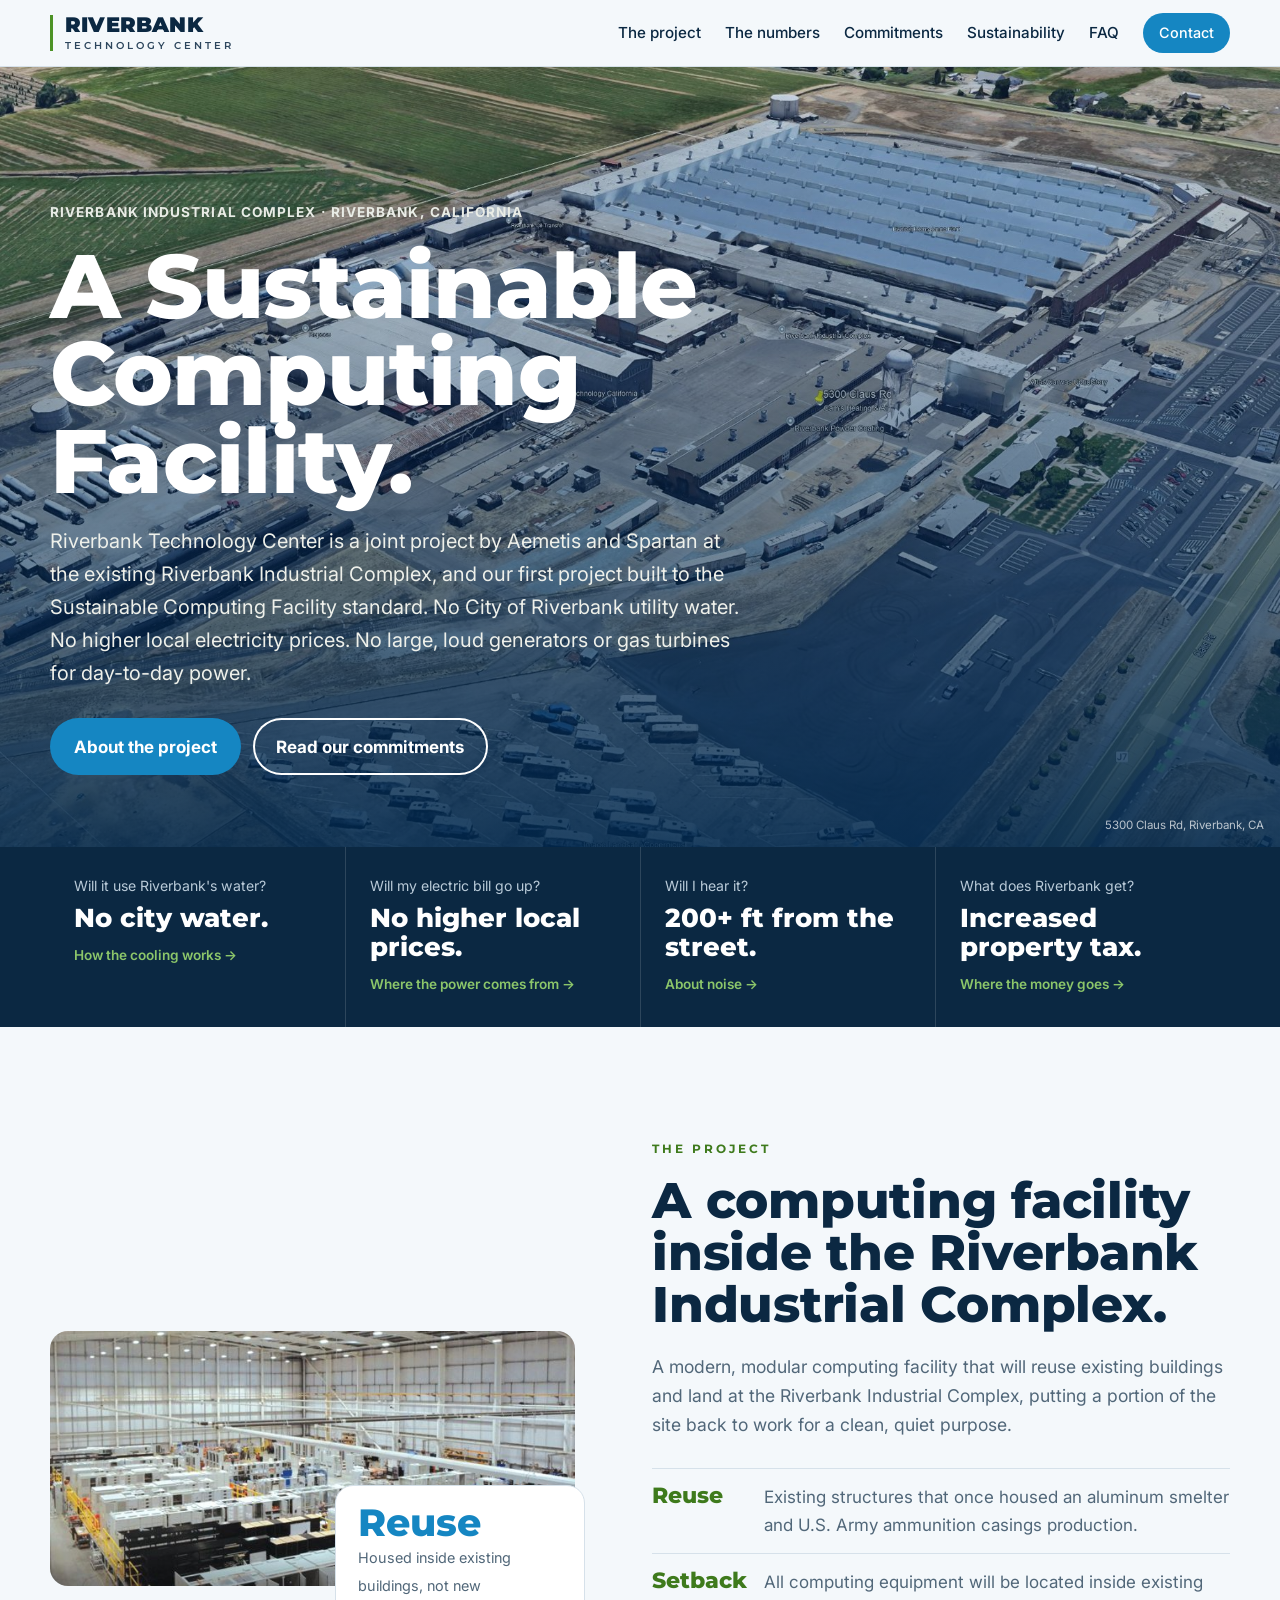
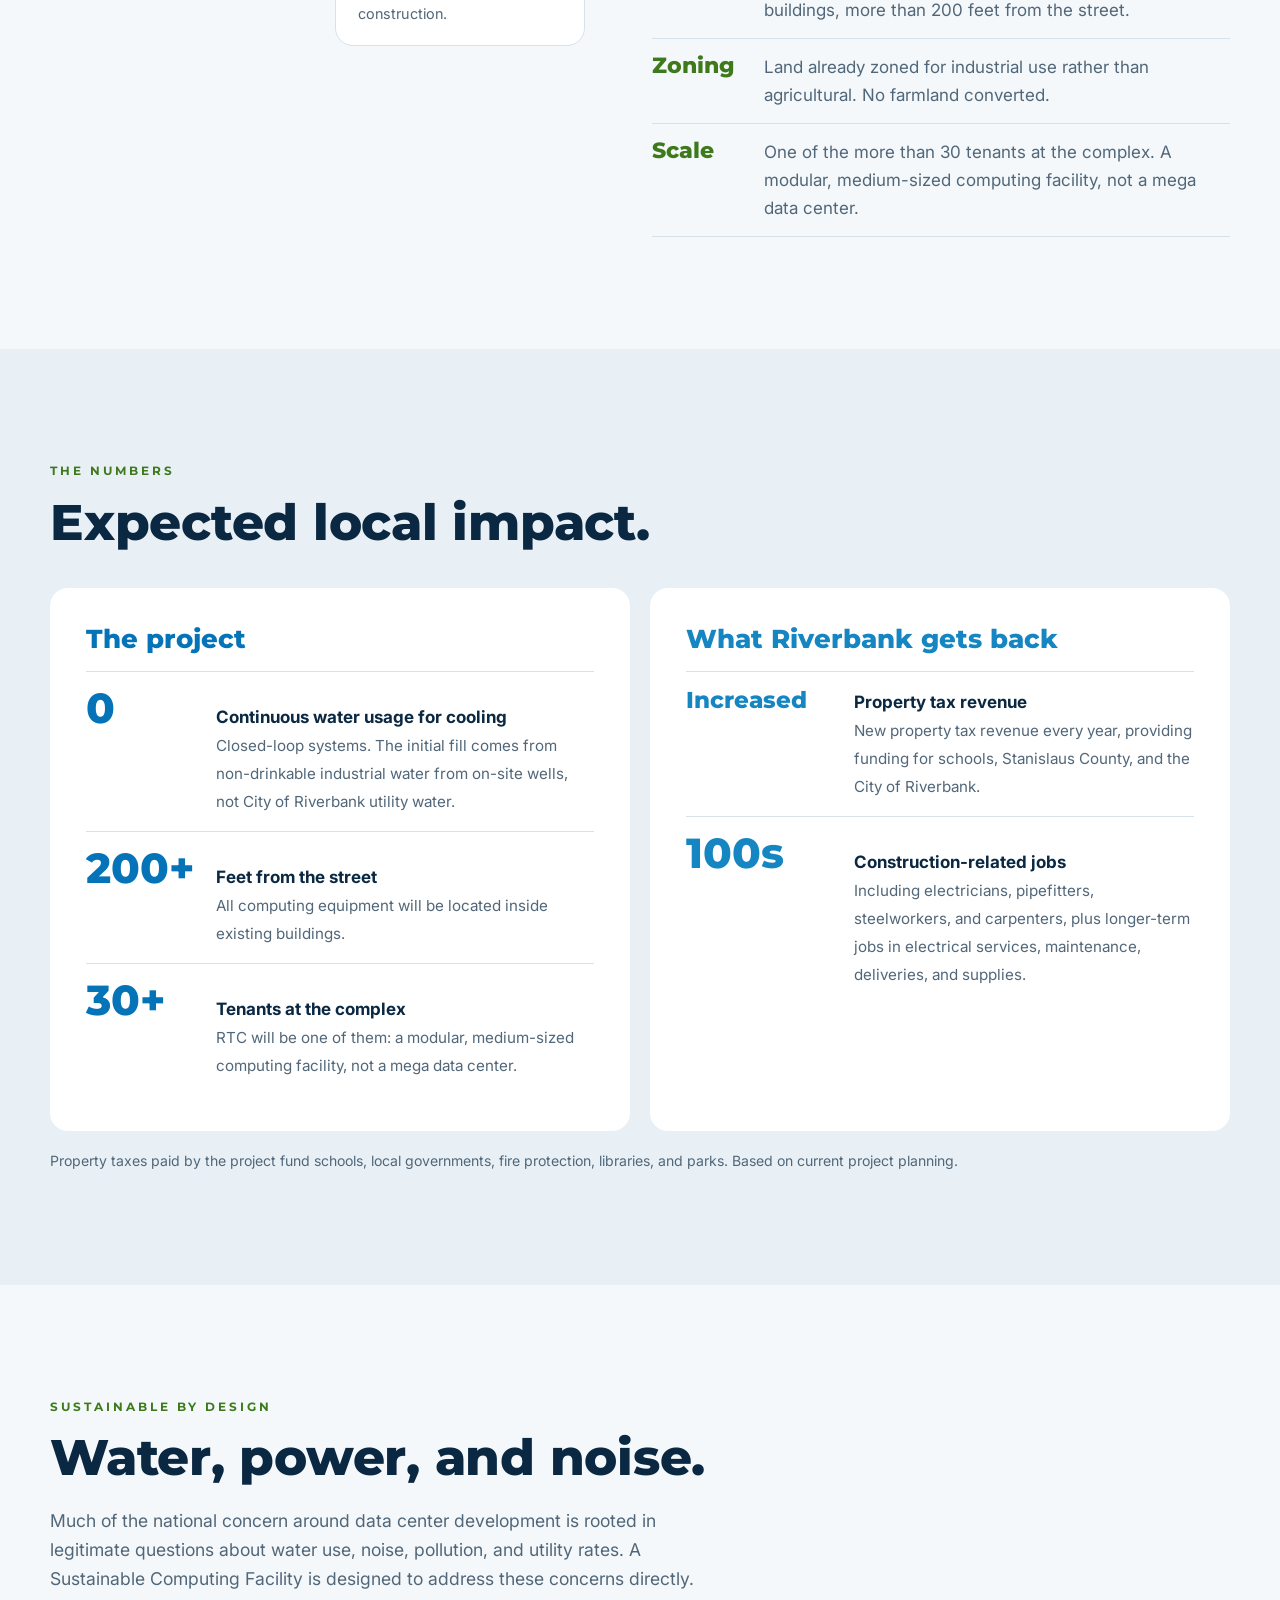
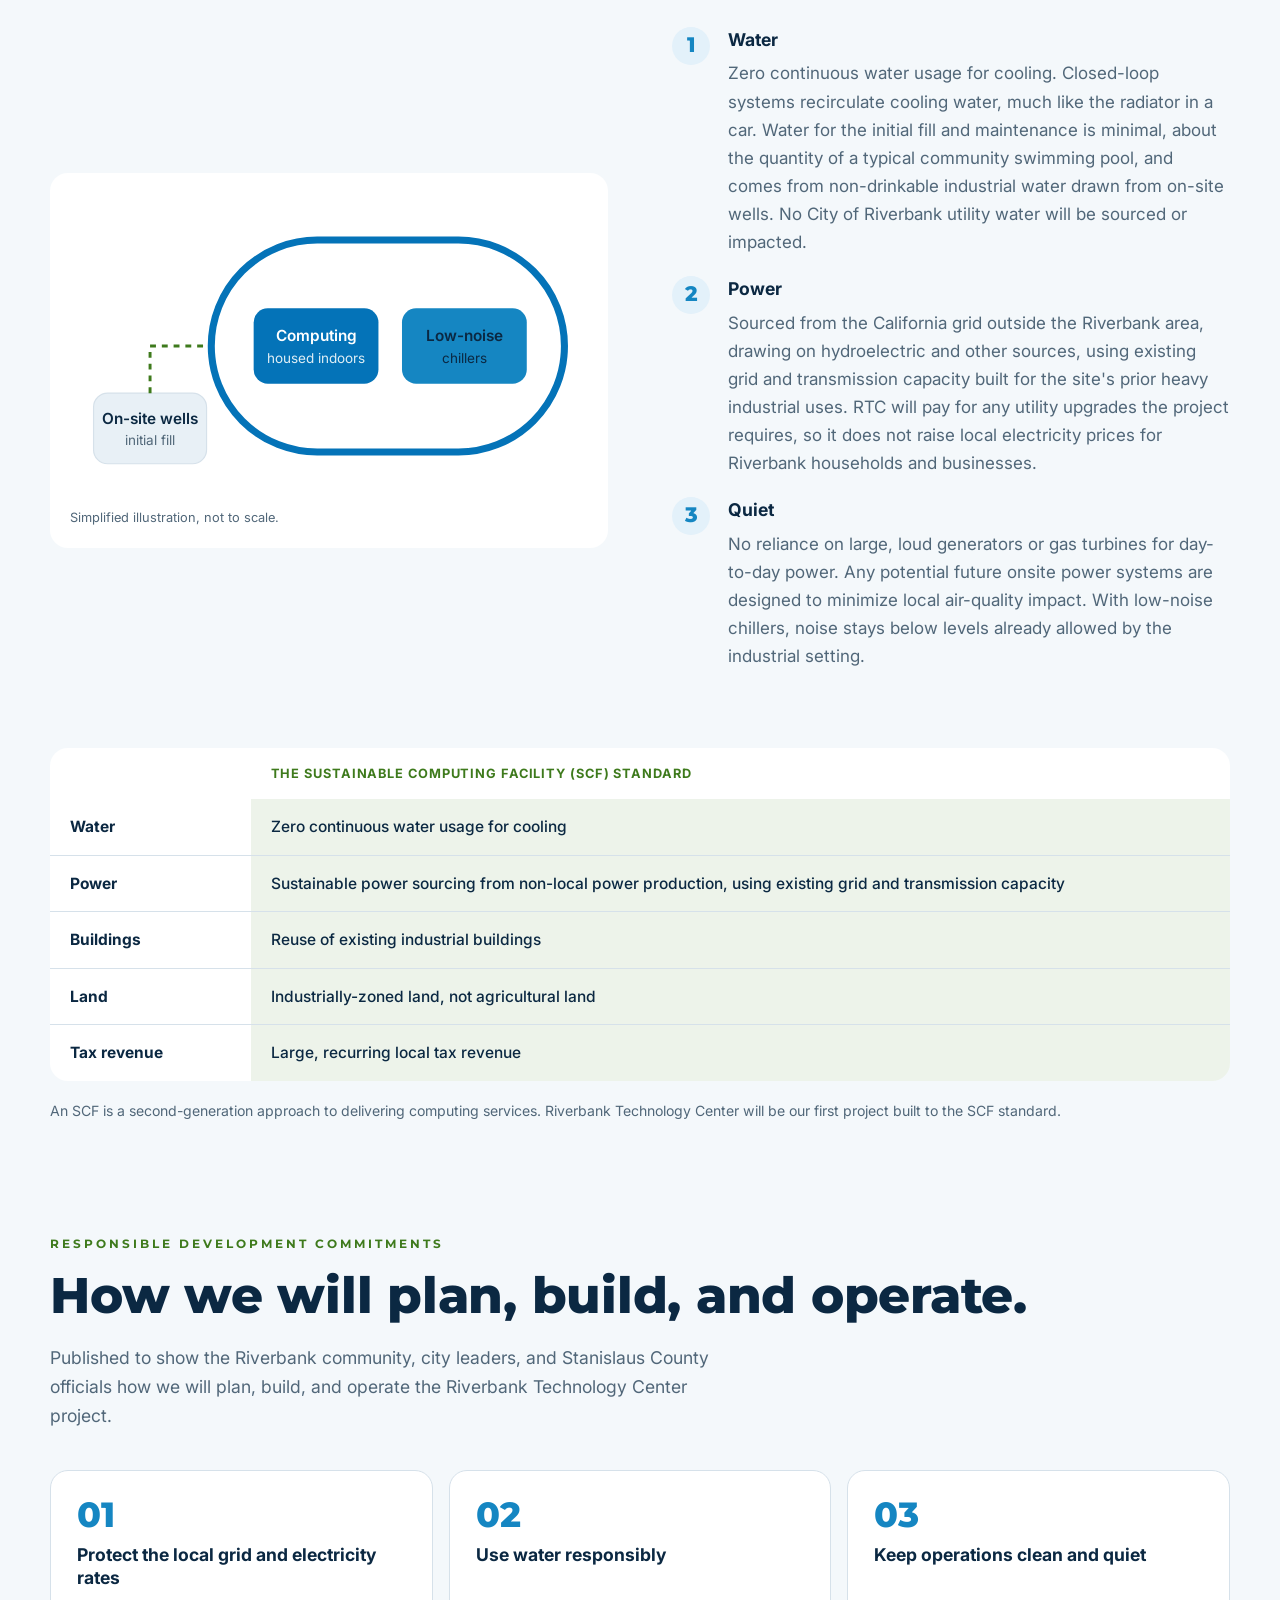
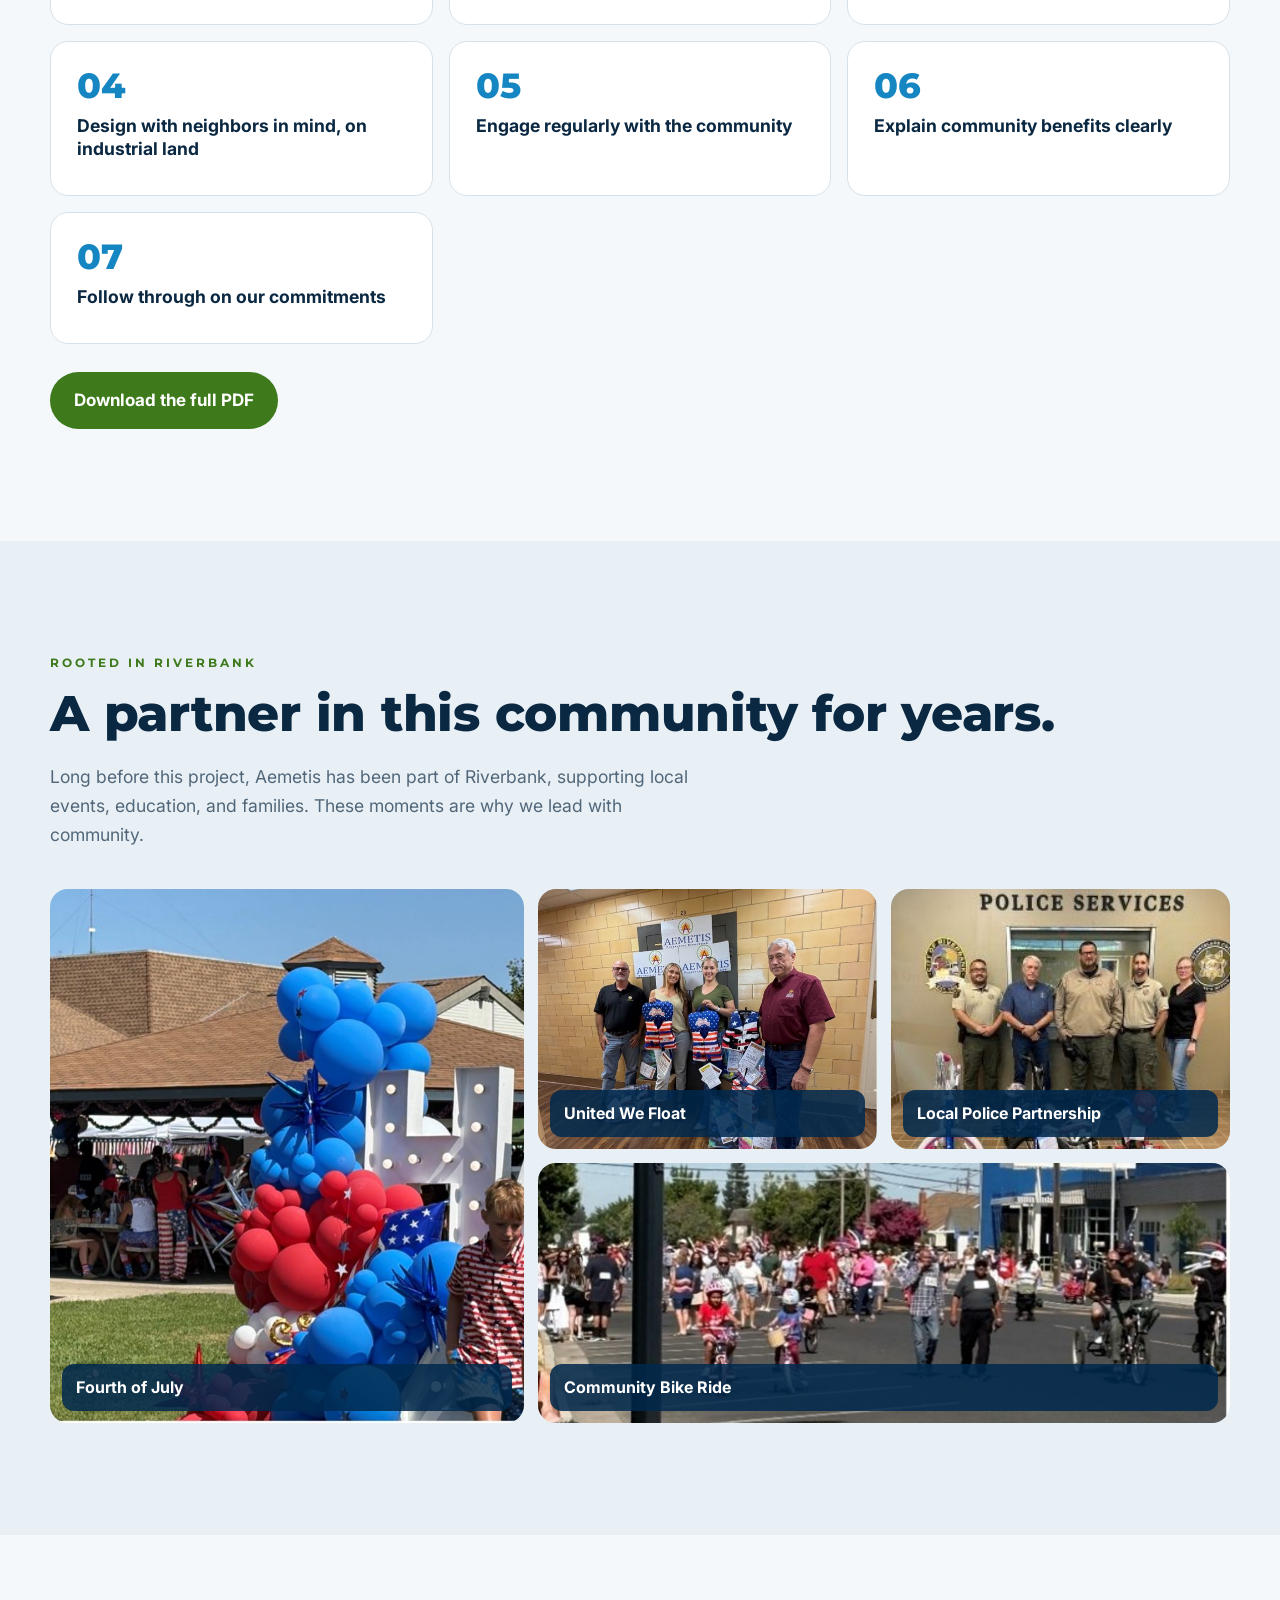
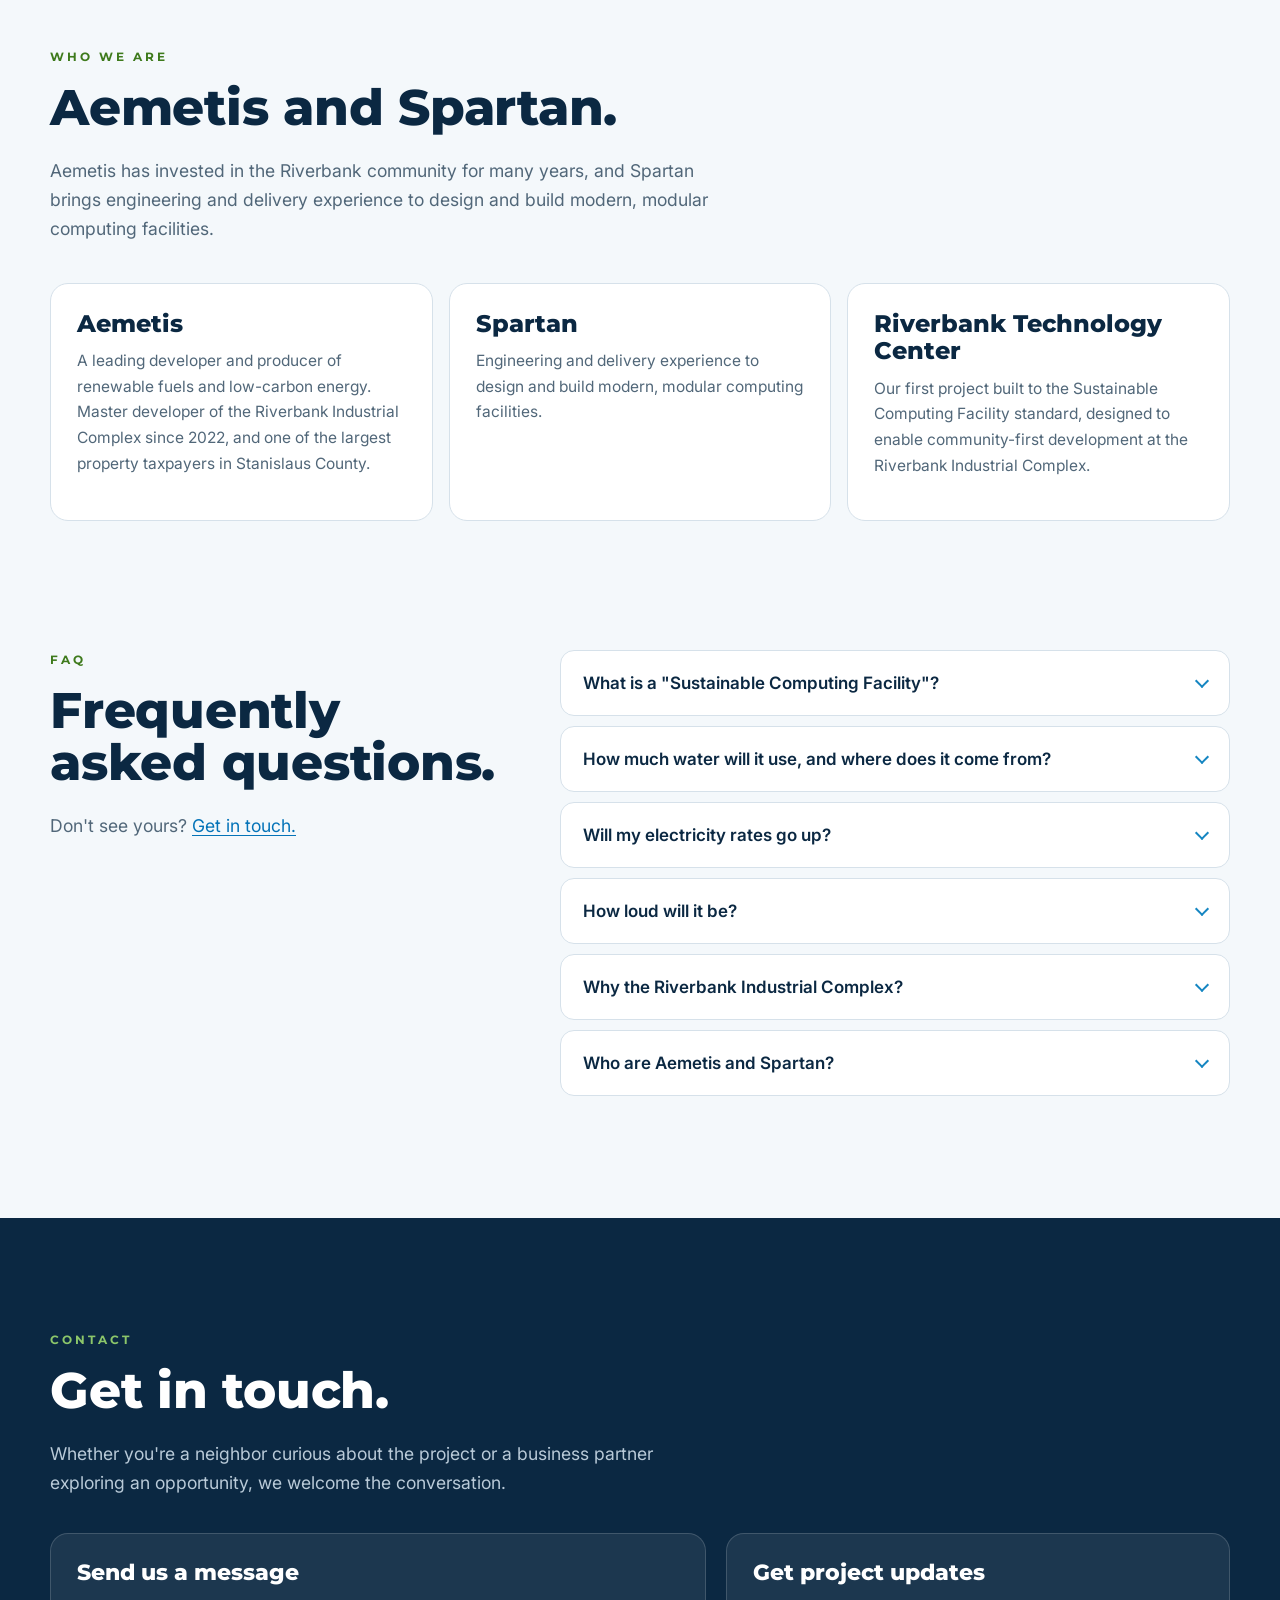
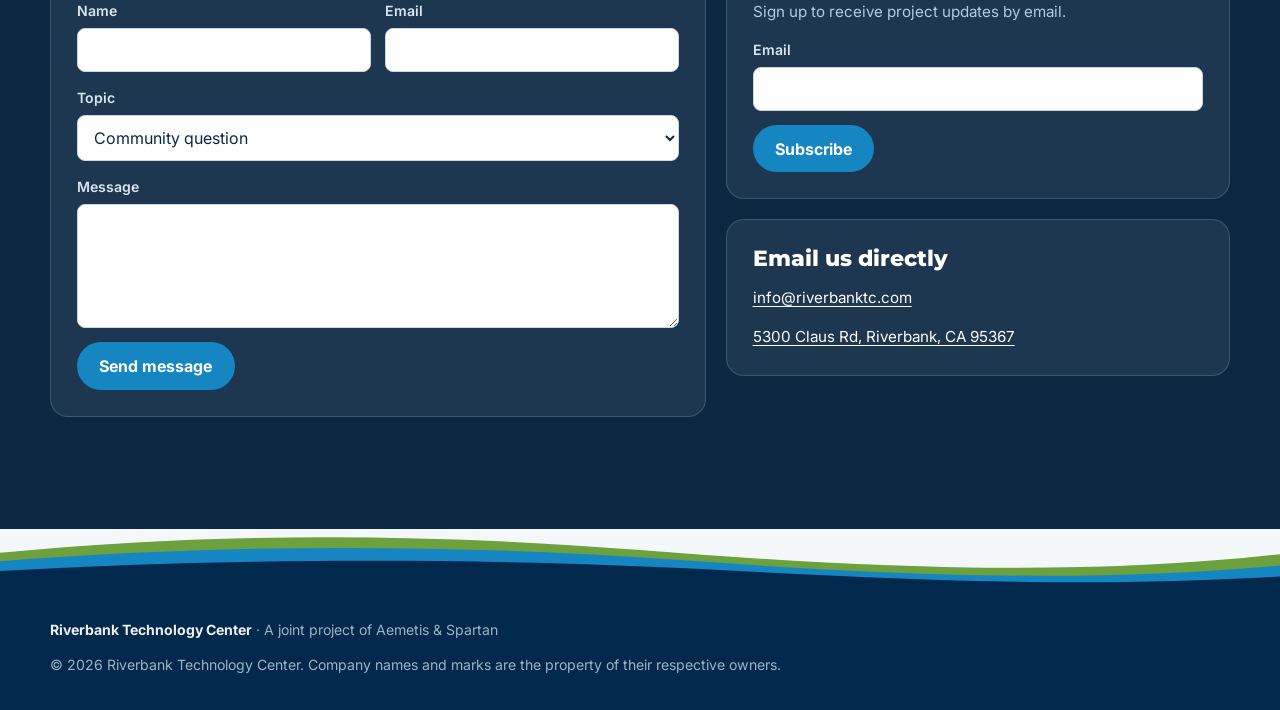
<file: index.html>
<!doctype html>
<html lang="en">
<head>
<meta charset="utf-8">
<meta name="viewport" content="width=device-width, initial-scale=1, viewport-fit=cover">
<title>Riverbank Technology Center</title>
<meta name="description" content="Riverbank Technology Center: a modular, medium-sized computing facility by Aemetis and Spartan inside existing buildings at the Riverbank Industrial Complex. No City of Riverbank utility water, no higher local electricity prices, and no large, loud generators or gas turbines for day-to-day power.">
<link rel="preconnect" href="https://fonts.googleapis.com">
<link rel="preconnect" href="https://fonts.gstatic.com" crossorigin>
<link rel="stylesheet" href="https://fonts.googleapis.com/css2?family=Montserrat:wght@600;700;800;900&family=Inter:wght@400;500;600;700&display=swap">
<style>
/* Layout: hometown / photo-led. Warm Central Valley palette, big photography, friendly conversational copy. */
:root {
  --cream: #f4f8fb;
  --cream-2: #e8f0f6;
  --card: #ffffff;
  --ink: #0b2842;
  --ink-2: #516779;
  --rule: #d6e1ea;
  --olive: #3e7a1c;
  --olive-2: #0b2842;
  --river: #0473b8;
  --sun: #1586c2;
  --sun-soft: #e3f1fa;
  --on-dark: #eef3f7;
  --serif: "Montserrat", "Arial Black", sans-serif;
  --sans: "Inter", system-ui, -apple-system, "Segoe UI", sans-serif;
  --r: 18px;
}
@media (prefers-color-scheme: dark) { :root:not([data-theme="light"]) {
  --cream: #0a1a2b; --cream-2: #10243a; --card: #13293f; --ink: #e9f0f6; --ink-2: #a3b6c6; --rule: #22394f; --olive: #8cc66a; --olive-2: #c7e3b5; --river: #6cb8e6; --sun: #4fb0e3; --sun-soft: #10304a; color-scheme: dark;
} }
:root[data-theme="dark"] {
  --cream: #0a1a2b; --cream-2: #10243a; --card: #13293f; --ink: #e9f0f6; --ink-2: #a3b6c6; --rule: #22394f; --olive: #8cc66a; --olive-2: #c7e3b5; --river: #6cb8e6; --sun: #4fb0e3; --sun-soft: #10304a; color-scheme: dark;
}

*, *::before, *::after { box-sizing: border-box; }
html { scroll-behavior: smooth; scroll-padding-top: 76px; }
@media (prefers-reduced-motion: reduce) { html { scroll-behavior: auto; } }
body { margin: 0; background: var(--cream); color: var(--ink); font: 400 17px/1.65 var(--sans); -webkit-font-smoothing: antialiased; }
img, svg { max-width: 100%; display: block; }
a { color: var(--river); text-underline-offset: 3px; }
:focus-visible { outline: 3px solid var(--sun); outline-offset: 3px; border-radius: 6px; }
h1, h2, h3 { margin: 0 0 .45em; line-height: 1.1; font-weight: 400; }
h2 { font: 800 clamp(2rem, 4.4vw, 3.1rem)/1.05 var(--serif); letter-spacing: -.005em; }

h3 { font: 700 1.1rem/1.3 var(--sans); }
p { margin: 0 0 1em; }
.wrap { width: min(1180px, 100% - 32px); margin-inline: auto; }
.sec { padding: clamp(64px, 9vw, 112px) 0; }
.kicker { display: block; font-family: var(--serif); font-size: .78rem; font-weight: 700; letter-spacing: .24em; text-transform: uppercase; color: var(--olive); margin-bottom: 14px; }

.intro { max-width: 60ch; color: var(--ink-2); font-size: 1.1rem; }
.sr-only { position: absolute; width: 1px; height: 1px; overflow: hidden; clip: rect(0 0 0 0); white-space: nowrap; }
.btn { display: inline-flex; align-items: center; gap: 8px; background: var(--sun); color: #fff; font-weight: 700; text-decoration: none; padding: .85em 1.4em; border-radius: 999px; transition: transform .15s, background .15s; }
.btn:hover { background: #0f78ad; }
.btn.ghost { background: transparent; color: inherit; box-shadow: inset 0 0 0 2px currentColor; }
.btn.ghost:hover { background: rgba(255,255,255,.12); }

/* Header */
.top { position: sticky; top: 0; z-index: 40; background: var(--cream); border-bottom: 1px solid var(--rule); }
.top .wrap { display: flex; align-items: center; justify-content: space-between; gap: 16px; min-height: 66px; }
.brand { display: flex; align-items: center; gap: 10px; color: var(--ink); text-decoration: none; }
.brand svg { flex: none; }
.brand b { font: 800 1.25rem/1 var(--serif); }
.brand small { display: block; font-size: .72rem; color: var(--ink-2); letter-spacing: .04em; margin-top: 3px; }
.nav { display: flex; align-items: center; gap: 24px; }
.nav a { color: var(--ink); text-decoration: none; font-weight: 500; font-size: .95rem; }
.nav a:hover { color: var(--sun); }
.nav .btn { color: #fff; padding: .55em 1.1em; font-size: .9rem; }
.menu { display: none; background: none; border: 1px solid var(--rule); color: var(--ink); border-radius: 999px; padding: 7px 15px; font: 600 .9rem var(--sans); }
@media (max-width: 920px) {
  .menu { display: block; }
  .nav { display: none; position: absolute; left: 0; right: 0; top: 100%; flex-direction: column; align-items: stretch; gap: 0; background: var(--cream); border-bottom: 1px solid var(--rule); padding: 6px 16px 18px; }
  .nav.open { display: flex; }
  .nav a:not(.btn) { padding: 13px 0; border-bottom: 1px solid var(--rule); }
  .nav .btn { margin-top: 14px; justify-content: center; }
}

/* Hero */
.hero { position: relative; min-height: min(88vh, 780px); display: grid; align-items: end; color: #fff; overflow: hidden; }
.hero > img { position: absolute; inset: 0; width: 100%; height: 100%; object-fit: cover; object-position: 60% 40%; }
.hero::after { content: ""; position: absolute; inset: 0; background: linear-gradient(180deg, rgba(1,40,77,.15) 0%, rgba(1,40,77,.35) 40%, rgba(1,40,77,.88) 100%); }
.hero .wrap { position: relative; z-index: 1; padding: 120px 0 clamp(40px, 6vw, 72px); }
.pill { font-size: .85rem; font-weight: 700; letter-spacing: .08em; text-transform: uppercase; color: #e9ece6; margin-bottom: 18px; }

.pill a { color: #fff; font-weight: 600; }
.hero h1 { font: 800 clamp(2.7rem, 7.5vw, 5.6rem)/.98 var(--serif); letter-spacing: -.01em; max-width: 14ch; margin-bottom: 20px; }

.hero .lede { font-size: clamp(1.05rem, 1.6vw, 1.25rem); max-width: 54ch; color: #eef0ea; margin-bottom: 28px; }
.hero .ctas { display: flex; flex-wrap: wrap; gap: 12px; }
.hero .credit { position: absolute; right: 16px; bottom: 12px; z-index: 1; font-size: .72rem; color: rgba(255,255,255,.7); }

/* Quick answers */
.answers { margin-top: -1px; background: var(--olive-2); color: var(--on-dark); }
@media (prefers-color-scheme: dark) { :root:not([data-theme="light"]) .answers { background: #0a2238; } }
:root[data-theme="dark"] .answers { background: #0a2238; }
.answers .wrap { display: grid; grid-template-columns: repeat(4, 1fr); }
.answers a { display: block; padding: 28px 24px 30px; color: inherit; text-decoration: none; border-left: 1px solid rgba(255,255,255,.14); transition: background .15s; }
.answers a:first-child { border-left: 0; }
.answers a:hover { background: rgba(255,255,255,.06); }
.answers .q { font-size: .88rem; color: #b9cad8; margin-bottom: 6px; }
.answers .a { font: 800 1.65rem/1.1 var(--serif); color: #fff; margin-bottom: 8px; }
.answers .more { font-size: .85rem; font-weight: 600; color: #8cc66a; }
@media (max-width: 900px) { .answers .wrap { grid-template-columns: 1fr 1fr; } .answers a:nth-child(3) { border-left: 0; } .answers a:nth-child(n+3) { border-top: 1px solid rgba(255,255,255,.14); } }
@media (max-width: 520px) { .answers .wrap { grid-template-columns: 1fr; } .answers a { border-left: 0; border-top: 1px solid rgba(255,255,255,.14); } .answers a:first-child { border-top: 0; } }

/* Story: then and now */
.story { display: grid; grid-template-columns: 1fr 1.1fr; gap: clamp(32px, 6vw, 80px); align-items: center; }
.story .stack { position: relative; padding-bottom: 60px; }
.story .stack img { border-radius: var(--r); width: 100%; height: auto;  }
.story .stack .badge { position: absolute; right: -10px; bottom: 0; background: var(--card); border-radius: var(--r); padding: 18px 22px; border: 1px solid var(--rule); max-width: 250px; }
.badge b { display: block; font: 800 2.4rem/1 var(--serif); color: var(--sun); }
.badge span { font-size: .9rem; color: var(--ink-2); }
.history { list-style: none; padding: 0; margin: 28px 0 0; display: grid; gap: 0; }
.history li { display: grid; grid-template-columns: 96px 1fr; gap: 16px; padding: 14px 0; border-top: 1px solid var(--rule); }
.history li:last-child { border-bottom: 1px solid var(--rule); }
.history .yr { font: 800 1.35rem/1.2 var(--serif); color: var(--olive); }
.history p { margin: 0; color: var(--ink-2); }
@media (max-width: 880px) { .story { grid-template-columns: 1fr; } .story .stack .badge { right: 12px; } }

/* Numbers */
.numbers { background: var(--cream-2); }
.split { display: grid; grid-template-columns: repeat(2, 1fr); gap: 20px; margin-top: 40px; }
.panel { background: var(--card); border-radius: var(--r); padding: clamp(24px, 3vw, 36px); }
.panel h3 { font: 800 1.6rem/1.15 var(--serif); margin-bottom: 18px; }
.panel.takes h3 { color: var(--river); }
.panel.gives h3 { color: var(--sun); }
.figs { display: grid; gap: 0; }
.fig { display: grid; grid-template-columns: 112px 1fr; gap: 18px; align-items: baseline; padding: 16px 0; border-top: 1px solid var(--rule); }
.fig .n { font: 800 2.6rem/1 var(--serif); }
.takes .n { color: var(--river); }
.gives .n { color: var(--sun); }
.fig b { display: block; font-weight: 700; }
.fig span { color: var(--ink-2); font-size: .95rem; }
.gives .fig { grid-template-columns: 150px 1fr; }
.fig .n-word { font-size: 1.45rem; }
.footnote { font-size: .88rem; color: var(--ink-2); margin: 18px 0 0; }
@media (max-width: 860px) { .split { grid-template-columns: 1fr; } }
@media (max-width: 440px) { .fig { grid-template-columns: 1fr; gap: 4px; } }

/* How it works */
.how { display: grid; grid-template-columns: 1fr 1fr; gap: clamp(28px, 5vw, 64px); align-items: center; margin-top: 36px; }
.diagram { background: var(--card); border-radius: var(--r); padding: 20px; }
.diagram svg { width: 100%; height: auto; }
.diagram text { font: 600 13px var(--sans); fill: var(--ink); }
.diagram .sub { font-weight: 400; font-size: 11.5px; fill: var(--ink-2); }
.diagram .loop { fill: none; stroke: var(--river); stroke-width: 6; stroke-linecap: round; }
.diagram .flow { fill: none; stroke: #fff; stroke-width: 2; stroke-dasharray: 2 14; stroke-linecap: round; animation: flow 1.6s linear infinite; }
@keyframes flow { to { stroke-dashoffset: -32; } }
@media (prefers-reduced-motion: reduce) { .diagram .flow { animation: none; } }
.diagram .box { fill: var(--cream-2); stroke: var(--rule); }
.diagram .well { fill: none; stroke: var(--olive); stroke-width: 2.5; stroke-dasharray: 5 5; }
.steps-how { list-style: none; counter-reset: s; padding: 0; margin: 0; }
.steps-how li { counter-increment: s; position: relative; padding: 0 0 22px 56px; }
.steps-how li::before { content: counter(s); position: absolute; left: 0; top: -2px; width: 38px; height: 38px; display: grid; place-items: center; border-radius: 50%; background: var(--sun-soft); color: var(--sun); font: 800 1.3rem/1 var(--serif); }
.steps-how p { color: var(--ink-2); margin: 0; }
@media (max-width: 860px) { .how { grid-template-columns: 1fr; } }

.compare { margin-top: 56px; overflow-x: auto; border-radius: var(--r); background: var(--card); }
.compare table { width: 100%; border-collapse: collapse; min-width: 640px; }
.compare th, .compare td { text-align: left; padding: 15px 20px; border-bottom: 1px solid var(--rule); vertical-align: top; font-size: .97rem; }
.compare thead th { font-size: .8rem; letter-spacing: .07em; text-transform: uppercase; color: var(--ink-2); font-weight: 700; }
.compare tbody th { width: 17%; }
.compare td.them { color: var(--ink-2); }
.compare td.us { background: color-mix(in srgb, var(--olive) 9%, transparent); font-weight: 500; }
.compare thead .us { color: var(--olive); }
.compare tr:last-child > * { border-bottom: 0; }

/* Commitments */
.promises { display: grid; grid-template-columns: repeat(auto-fit, minmax(300px, 1fr)); gap: 16px; margin-top: 40px; list-style: none; padding: 0; counter-reset: p; }
.promises li { counter-increment: p; background: var(--card); border-radius: var(--r); padding: 26px; border: 1px solid var(--rule); display: flex; flex-direction: column; }
.promises li::before { content: counter(p, decimal-leading-zero); font: 800 2.2rem/1 var(--serif); color: var(--sun); margin-bottom: 12px; }
.promises p { color: var(--ink-2); font-size: .97rem; }
.promises .check { margin: auto 0 0; padding-top: 14px; border-top: 1px dashed var(--rule); font-size: .9rem; color: var(--ink); }
.promises .check b { color: var(--olive); }
.after { margin-top: 28px; }
.after .btn { background: var(--olive); color: #fff; }
.after .btn:hover { background: var(--olive-2); }
.promises.partners li::before { content: none; }
.promises.partners h3 { font: 800 1.5rem/1.15 var(--serif); }

/* Community mosaic */
.community { background: var(--cream-2); }
.mosaic { display: grid; grid-template-columns: 1.4fr 1fr 1fr; grid-template-rows: 260px 260px; gap: 14px; margin-top: 40px; }
.mosaic figure { margin: 0; position: relative; border-radius: var(--r); overflow: hidden; background: var(--rule); }
.mosaic img { width: 100%; height: 100%; object-fit: cover;  }

.mosaic figure:first-child { grid-row: span 2; }
.mosaic figure:nth-child(4) { grid-column: span 2; }
.mosaic figcaption { position: absolute; left: 12px; bottom: 12px; right: 12px; display: flex; flex-direction: column; background: rgba(1,40,77,.85); color: #fff; padding: 10px 14px; border-radius: 12px; font-size: .85rem; }
.mosaic figcaption b { font-size: 1rem; }
@media (max-width: 860px) { .mosaic { grid-template-columns: 1fr 1fr; grid-template-rows: 300px 220px 220px; } .mosaic figure:first-child { grid-row: auto; grid-column: span 2; } .mosaic figure:nth-child(4) { grid-column: auto; } }
@media (max-width: 520px) { .mosaic { grid-template-columns: 1fr; grid-template-rows: none; grid-auto-rows: 260px; } .mosaic figure:first-child { grid-column: auto; } }

/* Process */
.road { list-style: none; padding: 0; margin: 44px 0 0; display: grid; grid-template-columns: repeat(6, 1fr); gap: 0; position: relative; }
.road::before { content: ""; position: absolute; left: 0; right: 0; top: 13px; height: 3px; background: var(--rule); border-radius: 3px; }
.road li { position: relative; padding: 40px 14px 0 0; }
.road li::before { content: ""; position: absolute; left: 0; top: 4px; width: 22px; height: 22px; border-radius: 50%; background: var(--cream); border: 3px solid var(--rule); }
.road li.done::before { background: var(--olive); border-color: var(--olive); }
.road li.now::before { background: var(--sun); border-color: var(--sun); box-shadow: 0 0 0 7px var(--sun-soft); }
.road .when { font-size: .78rem; font-weight: 700; letter-spacing: .08em; text-transform: uppercase; color: var(--ink-2); }
.road .now .when { color: var(--sun); }
.road h3 { font-size: 1rem; margin: 4px 0; }
.road p { font-size: .9rem; color: var(--ink-2); margin: 0; }
@media (max-width: 900px) {
  .road { grid-template-columns: 1fr; }
  .road::before { left: 10px; right: auto; top: 0; bottom: 0; width: 3px; height: auto; }
  .road li { padding: 0 0 22px 44px; }
  .road li::before { top: 2px; }
}

/* FAQ */
.faq-wrap { display: grid; grid-template-columns: .8fr 1.2fr; gap: clamp(28px, 5vw, 72px); align-items: start; }
.faq-wrap .side { position: sticky; top: 100px; }
.faq details { background: var(--card); border: 1px solid var(--rule); border-radius: 14px; margin-bottom: 10px; }
.faq summary { list-style: none; cursor: pointer; padding: 18px 54px 18px 22px; font-weight: 600; position: relative; }
.faq summary::-webkit-details-marker { display: none; }
.faq summary::after { content: ""; position: absolute; right: 22px; top: 50%; width: 10px; height: 10px; border-right: 2.5px solid var(--sun); border-bottom: 2.5px solid var(--sun); transform: translateY(-70%) rotate(45deg); transition: transform .2s; }
.faq details[open] summary::after { transform: translateY(-30%) rotate(-135deg); }
.faq details p { padding: 0 22px 18px; margin: 0; color: var(--ink-2); }
@media (max-width: 860px) { .faq-wrap { grid-template-columns: 1fr; } .faq-wrap .side { position: static; } }

/* Contact */
.contact { background: var(--olive-2); color: var(--on-dark); }
@media (prefers-color-scheme: dark) { :root:not([data-theme="light"]) .contact { background: #0a2238; } }
:root[data-theme="dark"] .contact { background: #0a2238; }
.contact h2 { color: #fff; }
.contact .intro { color: #b9cad8; }
.ways { display: grid; grid-template-columns: repeat(2, 1fr); gap: 16px; margin: 36px 0 28px; }
.ways a { display: block; background: rgba(255,255,255,.07); border: 1px solid rgba(255,255,255,.14); border-radius: var(--r); padding: 24px; color: inherit; text-decoration: none; transition: background .15s; }
.ways a:hover { background: rgba(255,255,255,.12); }
.ways h3 { font: 800 1.45rem/1.15 var(--serif); color: #fff; }
.ways p { color: #b9cad8; font-size: .95rem; }
.ways span { color: #8cc66a; font-weight: 700; font-size: .92rem; }
.contact-grid { display: grid; grid-template-columns: 1.3fr 1fr; gap: 20px; margin-top: 36px; align-items: start; }
.side-col { display: grid; gap: 20px; }
.form, .direct { background: rgba(255,255,255,.07); border: 1px solid rgba(255,255,255,.16); border-radius: var(--r); padding: 26px; display: grid; gap: 14px; }
.form h3, .direct h3 { font: 800 1.35rem/1.15 var(--serif); color: #fff; margin: 0; }
.form p, .direct p { color: #b9cad8; font-size: .95rem; margin: 0; }
.direct a { color: #fff; }
.form .row { display: grid; grid-template-columns: 1fr 1fr; gap: 14px; }
.form label { display: grid; gap: 6px; font-size: .88rem; font-weight: 600; color: #dbe6ee; }
.form input, .form select, .form textarea { width: 100%; font: 400 1rem var(--sans); color: #0b2842; background: #fff; border: 1px solid #c9d7e2; border-radius: 8px; padding: 11px 12px; }
.form textarea { resize: vertical; }
.form input:focus-visible, .form select:focus-visible, .form textarea:focus-visible { outline: 3px solid #8cc66a; outline-offset: 1px; }
.form .btn { justify-self: start; border: 0; cursor: pointer; font: 700 1rem var(--sans); }
.hp { position: absolute; left: -9999px; width: 1px; height: 1px; opacity: 0; }
@media (max-width: 860px) { .contact-grid { grid-template-columns: 1fr; } }
@media (max-width: 520px) { .form .row { grid-template-columns: 1fr; } }
.addr { display: flex; flex-wrap: wrap; gap: 8px 28px; color: #b9cad8; font-size: .95rem; }
.addr a { color: #fff; }
@media (max-width: 860px) { .ways { grid-template-columns: 1fr; } }

footer { background: #01284d; color: #9fb3c4; padding: 34px 0; font-size: .88rem; }
footer .wrap { display: flex; flex-wrap: wrap; justify-content: space-between; gap: 12px 24px; }
footer b { color: #eef0ea; }
footer p { margin: 0; }

/* Brand wordmark and labels, from the RTC social media flyer */
.wm { display: inline-flex; flex-direction: column; justify-content: center; gap: 5px; padding-left: 12px; border-left: 3px solid #4c9225; text-decoration: none; color: var(--wm, #0b2842); line-height: 1; }
.wm b { font: 900 1.3rem/1 "Montserrat", sans-serif; text-transform: uppercase; letter-spacing: .01em; }
.wm small { font: 600 .62rem/1 "Montserrat", sans-serif; text-transform: uppercase; letter-spacing: .3em; opacity: .85; }
</style>
</head>
<body>

<header class="top">
  <div class="wrap">
    <a class="wm" href="#top" aria-label="Riverbank Technology Center, home"><b>Riverbank</b><small>Technology Center</small></a>
    <button class="menu" aria-expanded="false" aria-controls="nav">Menu</button>
    <nav id="nav" class="nav" aria-label="Primary">
      <a href="#story">The project</a>
      <a href="#numbers">The numbers</a>
      <a href="#promises">Commitments</a>
      <a href="#how">Sustainability</a>
      <a href="#faq">FAQ</a>
      <a class="btn" href="#contact">Contact</a>
    </nav>
  </div>
</header>

<main>
<section class="hero" id="top">
  <img src="img/aerial.jpg" alt="Aerial view of the Riverbank Industrial Complex: long industrial buildings, rail lines, and parking, with farmland beyond" width="2000" height="1120" fetchpriority="high">
  <div class="wrap">
    <p class="pill">Riverbank Industrial Complex &middot; Riverbank, California</p>
    <h1>A Sustainable Computing Facility.</h1>
    <p class="lede">Riverbank Technology Center is a joint project by Aemetis and Spartan at the existing Riverbank Industrial Complex, and our first project built to the Sustainable Computing Facility standard. No City of Riverbank utility water. No higher local electricity prices. No large, loud generators or gas turbines for day-to-day power.</p>
    <div class="ctas">
      <a class="btn" href="#numbers">About the project</a>
      <a class="btn ghost" href="assets/RTC-Responsible-Development-Commitments.pdf">Read our commitments</a>
    </div>
  </div>
  <span class="credit">5300 Claus Rd, Riverbank, CA</span>
</section>

<nav class="answers" aria-label="Questions neighbors ask first">
  <div class="wrap">
    <a href="#how"><p class="q">Will it use Riverbank's water?</p><p class="a">No city water.</p><span class="more">How the cooling works &rarr;</span></a>
    <a href="#how"><p class="q">Will my electric bill go up?</p><p class="a">No higher local prices.</p><span class="more">Where the power comes from &rarr;</span></a>
    <a href="#faq"><p class="q">Will I hear it?</p><p class="a">200+ ft from the street.</p><span class="more">About noise &rarr;</span></a>
    <a href="#numbers"><p class="q">What does Riverbank get?</p><p class="a">Increased property tax.</p><span class="more">Where the money goes &rarr;</span></a>
  </div>
</nav>

<section class="sec" id="story">
  <div class="wrap story">
    <div class="stack">
      <img src="img/interior.jpg" alt="Interior of a large industrial building with high ceilings and equipment on the floor" width="624" height="303" loading="lazy">
      <div class="badge"><b>Reuse</b><span>Housed inside existing buildings, not new construction.</span></div>
    </div>
    <div>
      <p class="kicker">The project</p>
      <h2>A computing facility inside the Riverbank Industrial Complex.</h2>
      <p class="intro">A modern, modular computing facility that will reuse existing buildings and land at the Riverbank Industrial Complex, putting a portion of the site back to work for a clean, quiet purpose.</p>
      <ol class="history">
        <li><span class="yr">Reuse</span><p>Existing structures that once housed an aluminum smelter and U.S. Army ammunition casings production.</p></li>
        <li><span class="yr">Setback</span><p>All computing equipment will be located inside existing buildings, more than 200 feet from the street.</p></li>
        <li><span class="yr">Zoning</span><p>Land already zoned for industrial use rather than agricultural. No farmland converted.</p></li>
        <li><span class="yr">Scale</span><p>One of the more than 30 tenants at the complex. A modular, medium-sized computing facility, not a mega data center.</p></li>
      </ol>
    </div>
  </div>
</section>

<section class="sec numbers" id="numbers">
  <div class="wrap">
    <p class="kicker">The numbers</p>
    <h2>Expected local impact.</h2>
    <div class="split">
      <div class="panel takes">
        <h3>The project</h3>
        <div class="figs">
          <div class="fig"><span class="n">0</span><div><b>Continuous water usage for cooling</b><span>Closed-loop systems. The initial fill comes from non-drinkable industrial water from on-site wells, not City of Riverbank utility water.</span></div></div>
          <div class="fig"><span class="n">200+</span><div><b>Feet from the street</b><span>All computing equipment will be located inside existing buildings.</span></div></div>
          <div class="fig"><span class="n">30+</span><div><b>Tenants at the complex</b><span>RTC will be one of them: a modular, medium-sized computing facility, not a mega data center.</span></div></div>
        </div>
      </div>
      <div class="panel gives">
        <h3>What Riverbank gets back</h3>
        <div class="figs">
          <div class="fig"><span class="n n-word">Increased</span><div><b>Property tax revenue</b><span>New property tax revenue every year, providing funding for schools, Stanislaus County, and the City of Riverbank.</span></div></div>
          <div class="fig"><span class="n">100s</span><div><b>Construction-related jobs</b><span>Including electricians, pipefitters, steelworkers, and carpenters, plus longer-term jobs in electrical services, maintenance, deliveries, and supplies.</span></div></div>
        </div>
      </div>
    </div>
    <p class="footnote">Property taxes paid by the project fund schools, local governments, fire protection, libraries, and parks. Based on current project planning.</p>
  </div>
</section>

<section class="sec" id="how">
  <div class="wrap">
    <p class="kicker">Sustainable by design</p>
    <h2>Water, power, and noise.</h2>
    <p class="intro">Much of the national concern around data center development is rooted in legitimate questions about water use, noise, pollution, and utility rates. A Sustainable Computing Facility is designed to address these concerns directly.</p>
    <div class="how">
      <figure class="diagram" style="margin:0">
        <svg viewBox="0 0 440 260" role="img" aria-labelledby="dT dD"><title id="dT">Simplified closed-loop cooling illustration</title><desc id="dD">Non-drinkable industrial water from on-site wells provides the initial fill for a closed-loop cooling system that recirculates water like a car radiator.</desc>
          <rect x="20" y="170" width="96" height="60" rx="12" class="box"/>
          <text x="68" y="196" text-anchor="middle">On-site wells</text><text x="68" y="214" text-anchor="middle" class="sub">initial fill</text>
          <path d="M68 170 V130 H120" class="well"/>
          <rect x="120" y="40" width="300" height="180" rx="90" class="loop"/>
          
          <rect x="156" y="98" width="106" height="64" rx="12" fill="var(--river)"/>
          <text x="209" y="126" text-anchor="middle" fill="#fff" style="fill:#fff">Computing</text><text x="209" y="144" text-anchor="middle" class="sub" style="fill:#dfeef5">housed indoors</text>
          <rect x="282" y="98" width="106" height="64" rx="12" fill="var(--sun)"/>
          <text x="335" y="126" text-anchor="middle" style="fill:#0b2842">Low-noise</text><text x="335" y="144" text-anchor="middle" class="sub" style="fill:#0b2842">chillers</text>
        </svg>
        <figcaption style="font-size:.8rem;color:var(--ink-2);margin-top:8px">Simplified illustration, not to scale.</figcaption>
      </figure>
      <ol class="steps-how">
        <li><h3>Water</h3><p>Zero continuous water usage for cooling. Closed-loop systems recirculate cooling water, much like the radiator in a car. Water for the initial fill and maintenance is minimal, about the quantity of a typical community swimming pool, and comes from non-drinkable industrial water drawn from on-site wells. No City of Riverbank utility water will be sourced or impacted.</p></li>
        <li><h3>Power</h3><p>Sourced from the California grid outside the Riverbank area, drawing on hydroelectric and other sources, using existing grid and transmission capacity built for the site's prior heavy industrial uses. RTC will pay for any utility upgrades the project requires, so it does not raise local electricity prices for Riverbank households and businesses.</p></li>
        <li><h3>Quiet</h3><p>No reliance on large, loud generators or gas turbines for day-to-day power. Any potential future onsite power systems are designed to minimize local air-quality impact. With low-noise chillers, noise stays below levels already allowed by the industrial setting.</p></li>
      </ol>
    </div>
    <div class="compare">
      <table>
        <caption class="sr-only">The five parts of the Sustainable Computing Facility standard</caption>
        <thead><tr><th scope="col"><span class="sr-only">Topic</span></th><th scope="col" class="us">The Sustainable Computing Facility (SCF) standard</th></tr></thead>
        <tbody>
          <tr><th scope="row">Water</th><td class="us">Zero continuous water usage for cooling</td></tr>
          <tr><th scope="row">Power</th><td class="us">Sustainable power sourcing from non-local power production, using existing grid and transmission capacity</td></tr>
          <tr><th scope="row">Buildings</th><td class="us">Reuse of existing industrial buildings</td></tr>
          <tr><th scope="row">Land</th><td class="us">Industrially-zoned land, not agricultural land</td></tr>
          <tr><th scope="row">Tax revenue</th><td class="us">Large, recurring local tax revenue</td></tr>
        </tbody>
      </table>
    </div>
    <p class="footnote">An SCF is a second-generation approach to delivering computing services. Riverbank Technology Center will be our first project built to the SCF standard.</p>
  </div>
</section>

<section class="sec" id="promises" style="padding-top:0">
  <div class="wrap">
    <p class="kicker">Responsible Development Commitments</p>
    <h2>How we will plan, build, and operate.</h2>
    <p class="intro">Published to show the Riverbank community, city leaders, and Stanislaus County officials how we will plan, build, and operate the Riverbank Technology Center project.</p>
    <ol class="promises">
      <li><h3>Protect the local grid and electricity rates</h3></li>
      <li><h3>Use water responsibly</h3></li>
      <li><h3>Keep operations clean and quiet</h3></li>
      <li><h3>Design with neighbors in mind, on industrial land</h3></li>
      <li><h3>Engage regularly with the community</h3></li>
      <li><h3>Explain community benefits clearly</h3></li>
      <li><h3>Follow through on our commitments</h3></li>
    </ol>
    <div class="after"><a class="btn" href="assets/RTC-Responsible-Development-Commitments.pdf">Download the full PDF</a></div>
  </div>
</section>

<section class="sec community">
  <div class="wrap">
    <p class="kicker">Rooted in Riverbank</p>
    <h2>A partner in this community for years.</h2>
    <p class="intro">Long before this project, Aemetis has been part of Riverbank, supporting local events, education, and families. These moments are why we lead with community.</p>
    <div class="mosaic">
      <figure><img src="img/fourth-of-july.jpg" alt="Fourth of July community celebration in Riverbank" width="1000" height="754" loading="lazy"><figcaption><b>Fourth of July</b></figcaption></figure>
      <figure><img src="img/united-we-float.jpg" alt="United We Float community event" width="674" height="900" loading="lazy"><figcaption><b>United We Float</b></figcaption></figure>
      <figure><img src="img/police-bikes.jpg" alt="Supporting Riverbank's local police" width="272" height="363" loading="lazy" style="object-position:50% 30%"><figcaption><b>Local Police Partnership</b></figcaption></figure>
      <figure><img src="img/bike-ride.jpg" alt="Community bike ride" width="677" height="900" loading="lazy" style="object-position:50% 45%"><figcaption><b>Community Bike Ride</b></figcaption></figure>
    </div>
  </div>
</section>

<section class="sec" id="partners">
  <div class="wrap">
    <p class="kicker">Who we are</p>
    <h2>Aemetis and Spartan.</h2>
    <p class="intro">Aemetis has invested in the Riverbank community for many years, and Spartan brings engineering and delivery experience to design and build modern, modular computing facilities.</p>
    <ol class="promises partners">
      <li><h3>Aemetis</h3><p>A leading developer and producer of renewable fuels and low-carbon energy. Master developer of the Riverbank Industrial Complex since 2022, and one of the largest property taxpayers in Stanislaus County.</p></li>
      <li><h3>Spartan</h3><p>Engineering and delivery experience to design and build modern, modular computing facilities.</p></li>
      <li><h3>Riverbank Technology Center</h3><p>Our first project built to the Sustainable Computing Facility standard, designed to enable community-first development at the Riverbank Industrial Complex.</p></li>
    </ol>
  </div>
</section>

<section class="sec faq" id="faq" style="padding-top:0">
  <div class="wrap faq-wrap">
    <div class="side">
      <p class="kicker">FAQ</p>
      <h2>Frequently asked questions.</h2>
      <p class="intro">Don't see yours? <a href="#contact">Get in touch.</a></p>
    </div>
    <div>
      <details><summary>What is a "Sustainable Computing Facility"?</summary><p>A second-generation approach to delivering computing services, defined by five criteria: zero continuous water usage for cooling, sustainable power sourcing, reuse of existing industrial buildings, industrially-zoned land rather than agricultural land, and large, recurring local tax revenue. Riverbank Technology Center will be our first project built to the SCF standard.</p></details>
      <details><summary>How much water will it use, and where does it come from?</summary><p>There is zero continuous water usage for cooling. Closed-loop systems recirculate cooling water, much like a car radiator. Water for the initial fill and maintenance is minimal, about the quantity of a typical community swimming pool, and comes from non-drinkable industrial water drawn from on-site wells, not Riverbank's drinking water supply.</p></details>
      <details><summary>Will my electricity rates go up?</summary><p>RTC will pay for any utility upgrades the project requires, so it does not raise local electricity prices for Riverbank households and businesses. Electricity will be sourced from the California grid outside the Riverbank area, using existing grid and transmission capacity built for the site's prior heavy industrial uses.</p></details>
      <details><summary>How loud will it be?</summary><p>All computing equipment will be located inside existing buildings, more than 200 feet from the street. RTC will not rely on large, loud generators or gas turbines for day-to-day power, and with low-noise chillers, noise will stay below levels already allowed by the industrial setting.</p></details>
      <details><summary>Why the Riverbank Industrial Complex?</summary><p>Its power and grid infrastructure was originally built to serve heavy industrial production, first as an aluminum reduction (smelting) plant and later for ammunition production. An SCF puts underused industrial property to work rather than converting farmland.</p></details>
      <details><summary>Who are Aemetis and Spartan?</summary><p>Aemetis is a leading developer and producer of renewable fuels and low-carbon energy. It became master developer of the Riverbank Industrial Complex in 2022 and is one of the largest property taxpayers in Stanislaus County. Spartan brings engineering and delivery experience to design and build modern, modular computing facilities.</p></details>
    </div>
  </div>
</section>

<section class="sec contact" id="contact">
  <div class="wrap">
    <p class="kicker" style="color:#8cc66a">Contact</p>
    <h2>Get in touch.</h2>
    <p class="intro">Whether you're a neighbor curious about the project or a business partner exploring an opportunity, we welcome the conversation.</p>
    <div class="contact-grid">
      <form class="form" action="https://formsubmit.co/info@riverbanktc.com" method="POST">
        <h3>Send us a message</h3>
        <input type="hidden" name="_subject" value="RTC website: new message">
        <input type="hidden" name="_template" value="table">
        <input type="hidden" name="_captcha" value="false">
        <input type="hidden" name="_next" value="" class="next">
        <input type="text" name="_honey" class="hp" tabindex="-1" autocomplete="off" aria-hidden="true">
        <div class="row">
          <label>Name<input type="text" name="name" autocomplete="name" required></label>
          <label>Email<input type="email" name="email" autocomplete="email" required></label>
        </div>
        <label>Topic
          <select name="topic">
            <option>Community question</option>
            <option>Education programs or local events</option>
            <option>Business or partnership inquiry</option>
            <option>Other</option>
          </select>
        </label>
        <label>Message<textarea name="message" rows="5" required></textarea></label>
        <button class="btn" type="submit">Send message</button>
      </form>
      <div class="side-col">
        <form class="form" action="https://formsubmit.co/info@riverbanktc.com" method="POST">
          <h3>Get project updates</h3>
          <p>Sign up to receive project updates by email.</p>
          <input type="hidden" name="_subject" value="RTC website: new email subscriber">
          <input type="hidden" name="_template" value="table">
          <input type="hidden" name="_captcha" value="false">
          <input type="hidden" name="_next" value="" class="next">
          <input type="hidden" name="list" value="Project updates">
          <input type="text" name="_honey" class="hp" tabindex="-1" autocomplete="off" aria-hidden="true">
          <label>Email<input type="email" name="email" autocomplete="email" required></label>
          <button class="btn" type="submit">Subscribe</button>
        </form>
        <div class="direct">
          <h3>Email us directly</h3>
          <p><a href="mailto:info@riverbanktc.com">info@riverbanktc.com</a></p>
          <p><a href="https://www.google.com/maps/search/?api=1&amp;query=5300+Claus+Rd+Riverbank+CA+95367">5300 Claus Rd, Riverbank, CA 95367</a></p>
        </div>
      </div>
    </div>
  </div>
</section>
</main>

<svg class="waves" viewBox="0 0 1440 80" preserveAspectRatio="none" aria-hidden="true" style="display:block;width:100%;height:56px;margin-bottom:-1px"><path d="M0 34C240 4 480 6 720 30s480 40 720 6V80H0Z" fill="#6ca13e"/><path d="M0 46C260 20 520 22 760 44s460 34 680 8V80H0Z" fill="#1586c2"/><path d="M0 60C280 40 560 42 800 58s420 26 640 10V80H0Z" fill="#01284d"/></svg>
<footer>
  <div class="wrap">
    <p><b>Riverbank Technology Center</b> &middot; A joint project of Aemetis &amp; Spartan</p>
    <p>&copy; 2026 Riverbank Technology Center. Company names and marks are the property of their respective owners.</p>
  </div>
</footer>

<script>
(function () {
  var btn = document.querySelector('.menu'), nav = document.getElementById('nav');
  btn.addEventListener('click', function () {
    var open = btn.getAttribute('aria-expanded') === 'true';
    btn.setAttribute('aria-expanded', String(!open));
    nav.classList.toggle('open', !open);
  });
  document.querySelectorAll('input.next').forEach(function (i) { i.value = new URL('thanks.html', location.href).href; });
  nav.addEventListener('click', function (e) {
    if (e.target.closest('a')) { btn.setAttribute('aria-expanded', 'false'); nav.classList.remove('open'); }
  });
})();
</script>
</body>
</html>
</file>
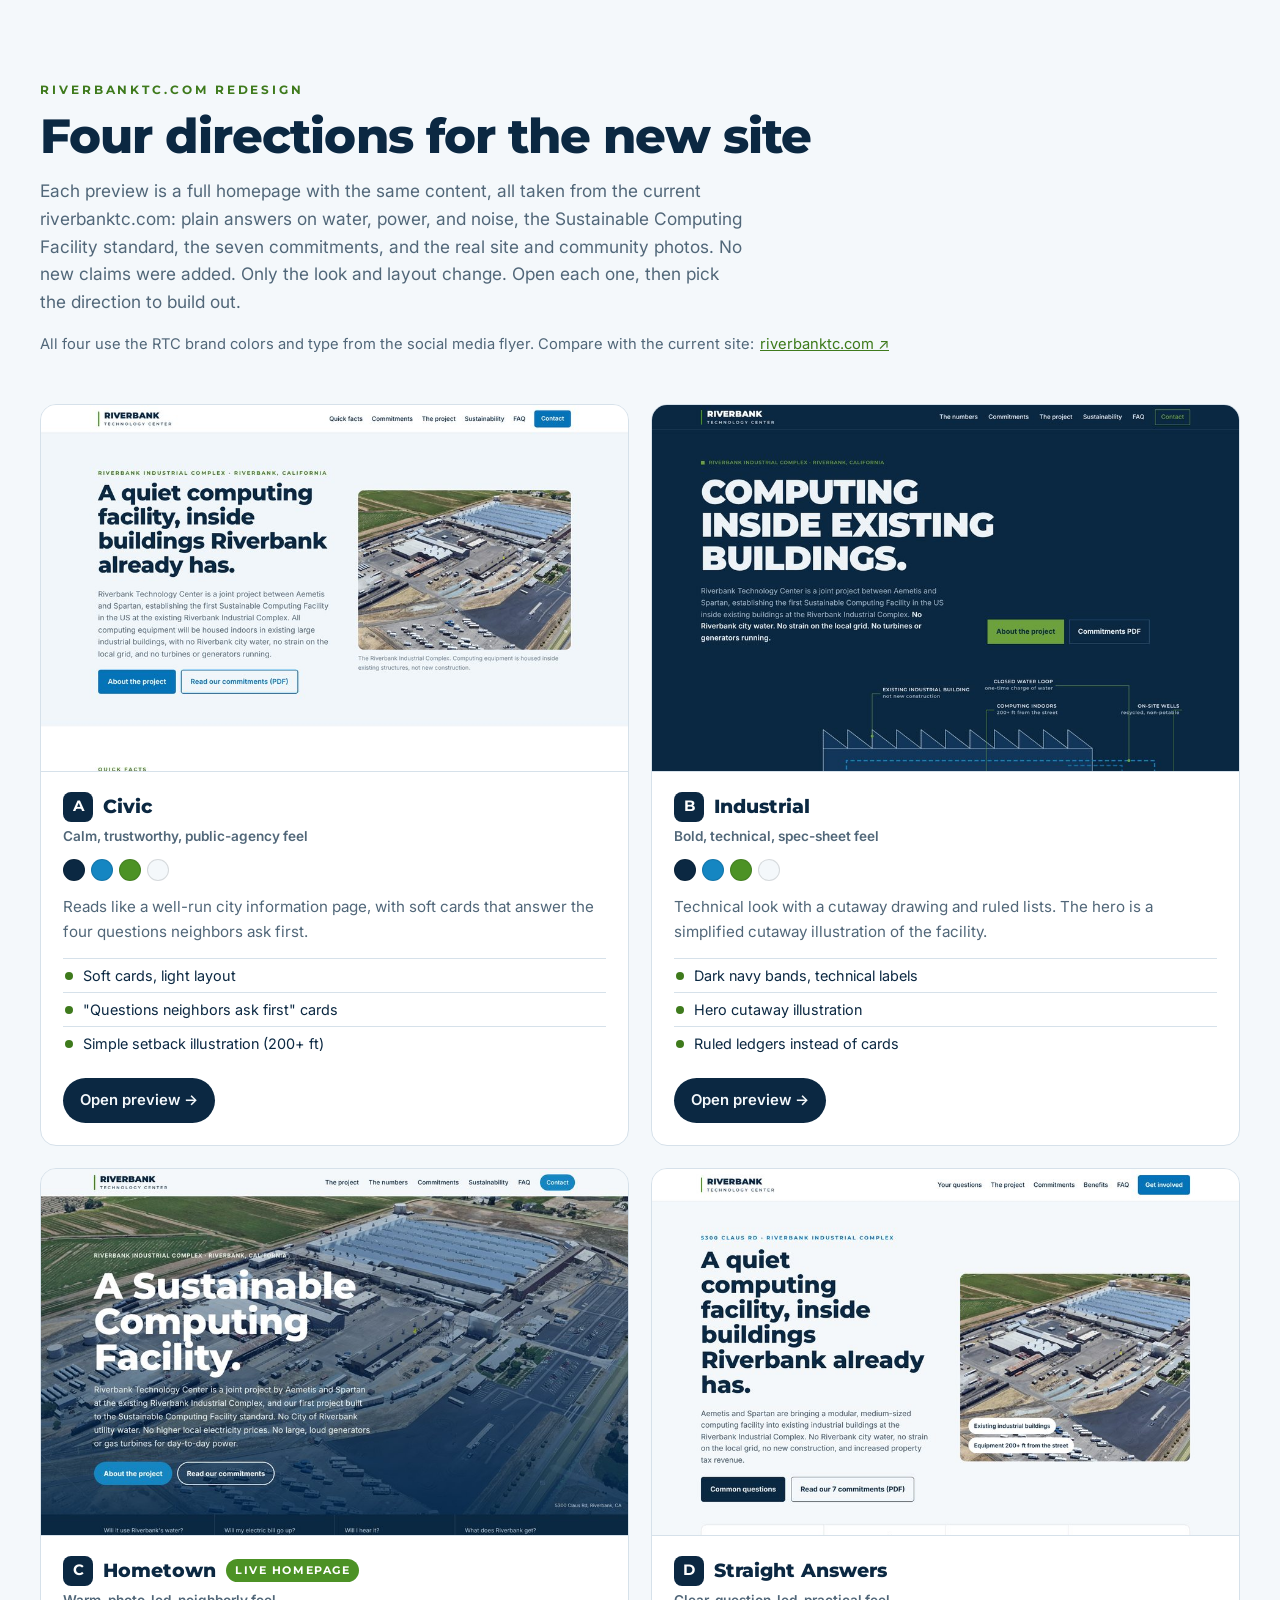
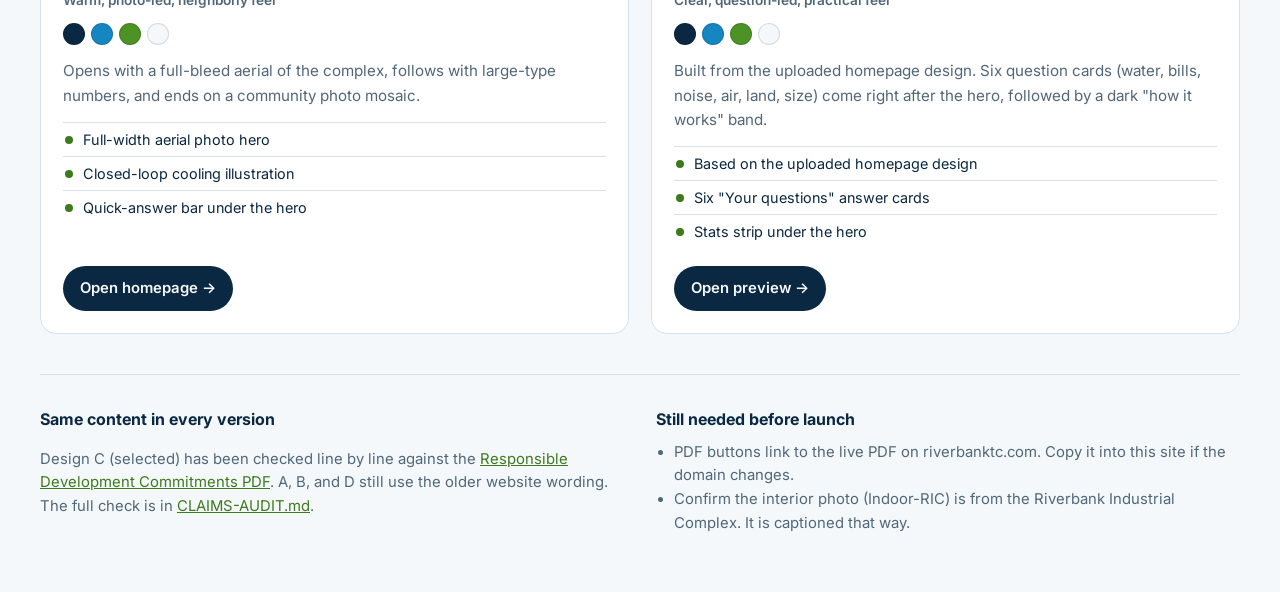
<file: previews/index.html>
<!doctype html>
<html lang="en">
<head>
<meta charset="utf-8">
<meta name="viewport" content="width=device-width, initial-scale=1">
<title>RTC Redesign Previews</title>
<meta name="description" content="Four design directions for the riverbanktc.com redesign. Pick one to replace the current site.">
<meta name="robots" content="noindex">
<link rel="preconnect" href="https://fonts.googleapis.com">
<link rel="preconnect" href="https://fonts.gstatic.com" crossorigin>
<link rel="stylesheet" href="https://fonts.googleapis.com/css2?family=Montserrat:wght@700;800;900&family=Inter:wght@400;500;600;700&display=swap">
<style>
:root {
  --bg: #f4f8fb; --card: #fff; --ink: #0b2842; --ink-2: #516779; --rule: #d6e1ea; --accent: #3e7a1c;
  --sans: "Inter", system-ui, -apple-system, "Segoe UI", sans-serif;
}
@media (prefers-color-scheme: dark) { :root:not([data-theme="light"]) {
  --bg: #0a1a2b; --card: #13293f; --ink: #e9f0f6; --ink-2: #a3b6c6; --rule: #22394f; --accent: #8cc66a; color-scheme: dark;
} }
:root[data-theme="dark"] {
  --bg: #0a1a2b; --card: #13293f; --ink: #e9f0f6; --ink-2: #a3b6c6; --rule: #22394f; --accent: #8cc66a; color-scheme: dark;
}
*, *::before, *::after { box-sizing: border-box; }
body { margin: 0; background: var(--bg); color: var(--ink); font: 400 16px/1.6 var(--sans); -webkit-font-smoothing: antialiased; }
a { color: var(--accent); }
.wrap { width: min(1200px, 100% - 32px); margin-inline: auto; }
header { padding: clamp(40px, 7vw, 80px) 0 32px; }
.tag { font-family: "Montserrat", sans-serif; font-size: .76rem; font-weight: 700; letter-spacing: .24em; text-transform: uppercase; color: var(--accent); margin: 0 0 12px; }
h1 { font: 800 clamp(2rem, 4.5vw, 3rem)/1.08 "Montserrat", sans-serif; letter-spacing: -.02em; margin: 0 0 14px; }
.lede { max-width: 64ch; color: var(--ink-2); font-size: 1.08rem; margin: 0; }
.cur { display: inline-flex; gap: 6px; align-items: center; margin-top: 18px; font-size: .92rem; color: var(--ink-2); }
.grid { display: grid; grid-template-columns: repeat(2, 1fr); gap: 22px; padding-bottom: 40px; }
@media (max-width: 1000px) { .grid { grid-template-columns: 1fr 1fr; } }
@media (max-width: 660px) { .grid { grid-template-columns: 1fr; } }
.card { background: var(--card); border: 1px solid var(--rule); border-radius: 16px; overflow: hidden; display: flex; flex-direction: column; transition: transform .18s, box-shadow .18s; }

.shot { display: block; aspect-ratio: 16 / 10; overflow: hidden; border-bottom: 1px solid var(--rule); background: var(--rule); }
.shot img { width: 100%; height: 100%; object-fit: cover; object-position: top; display: block; }
.body { padding: 20px 22px 22px; display: flex; flex-direction: column; flex: 1; }
.chosen { margin-left: 10px; font: 700 .7rem/1 "Montserrat", sans-serif; letter-spacing: .14em; text-transform: uppercase; background: #4c9225; color: #fff; padding: 6px 9px; border-radius: 999px; }
.letter { display: inline-grid; place-items: center; width: 30px; height: 30px; border-radius: 8px; font-weight: 700; color: #fff; margin-right: 10px; font-size: .95rem; }
h2 { display: flex; align-items: center; font: 800 1.2rem/1.2 "Montserrat", sans-serif; margin: 0 0 4px; }
.feel { font-size: .85rem; font-weight: 600; color: var(--ink-2); margin: 0 0 12px; }
.body p.desc { color: var(--ink-2); font-size: .95rem; margin: 0 0 14px; }
.swatches { display: flex; gap: 6px; margin: 0 0 14px; }
.swatches i { width: 22px; height: 22px; border-radius: 50%; border: 1px solid rgba(0,0,0,.12); }
.points { list-style: none; padding: 0; margin: 0 0 18px; font-size: .9rem; }
.points li { padding: 5px 0 5px 20px; position: relative; border-top: 1px solid var(--rule); }
.points li::before { content: ""; position: absolute; left: 2px; top: 13px; width: 8px; height: 8px; border-radius: 50%; background: var(--accent); }
.actions { margin-top: auto; display: flex; gap: 10px; flex-wrap: wrap; }
.btn { display: inline-flex; align-items: center; justify-content: center; gap: 6px; padding: .7em 1.15em; border-radius: 999px; font-weight: 600; font-size: .93rem; text-decoration: none; background: var(--ink); color: var(--bg); }
.btn.ghost { background: transparent; color: var(--ink); box-shadow: inset 0 0 0 1.5px var(--rule); }
.btn:hover { opacity: .88; }
.notes { border-top: 1px solid var(--rule); padding: 32px 0 56px; display: grid; grid-template-columns: 1fr 1fr; gap: 32px; }
.notes h3 { font-size: 1rem; margin: 0 0 8px; }
.notes p, .notes li { color: var(--ink-2); font-size: .93rem; }
.notes ul { padding-left: 18px; margin: 0; }
@media (max-width: 760px) { .notes { grid-template-columns: 1fr; } }
</style>
</head>
<body>
<header class="wrap">
  <p class="tag">riverbanktc.com redesign</p>
  <h1>Four directions for the new site</h1>
  <p class="lede">Each preview is a full homepage with the same content, all taken from the current riverbanktc.com: plain answers on water, power, and noise, the Sustainable Computing Facility standard, the seven commitments, and the real site and community photos. No new claims were added. Only the look and layout change. Open each one, then pick the direction to build out.</p>
  <p class="cur">All four use the RTC brand colors and type from the social media flyer. Compare with the current site: <a href="https://www.riverbanktc.com/" target="_blank" rel="noopener">riverbanktc.com &nearr;</a></p>
</header>

<main class="wrap">
  <div class="grid">
    <article class="card">
      <a class="shot" href="a-civic/"><img src="thumbs/a-civic.jpg?v=20261010b" alt="Screenshot of preview A, Civic" width="960" height="600"></a>
      <div class="body">
        <h2><span class="letter" style="background:#0b2842">A</span>Civic</h2>
        <p class="feel">Calm, trustworthy, public-agency feel</p>
        <div class="swatches" aria-hidden="true"><i style="background:#0b2842"></i><i style="background:#1586c2"></i><i style="background:#4c9225"></i><i style="background:#f4f8fb"></i></div>
        <p class="desc">Reads like a well-run city information page, with soft cards that answer the four questions neighbors ask first.</p>
        <ul class="points">
          <li>Soft cards, light layout</li>
          <li>"Questions neighbors ask first" cards</li>
          <li>Simple setback illustration (200+ ft)</li>
        </ul>
        <div class="actions"><a class="btn" href="a-civic/">Open preview &rarr;</a></div>
      </div>
    </article>

    <article class="card">
      <a class="shot" href="b-industrial/"><img src="thumbs/b-industrial.jpg?v=20261010b" alt="Screenshot of preview B, Industrial" width="960" height="600"></a>
      <div class="body">
        <h2><span class="letter" style="background:#0b2842">B</span>Industrial</h2>
        <p class="feel">Bold, technical, spec-sheet feel</p>
        <div class="swatches" aria-hidden="true"><i style="background:#0b2842"></i><i style="background:#1586c2"></i><i style="background:#4c9225"></i><i style="background:#f4f8fb"></i></div>
        <p class="desc">Technical look with a cutaway drawing and ruled lists. The hero is a simplified cutaway illustration of the facility.</p>
        <ul class="points">
          <li>Dark navy bands, technical labels</li>
          <li>Hero cutaway illustration</li>
          <li>Ruled ledgers instead of cards</li>
        </ul>
        <div class="actions"><a class="btn" href="b-industrial/">Open preview &rarr;</a></div>
      </div>
    </article>

    <article class="card">
      <a class="shot" href="../"><img src="thumbs/c-hometown.jpg?v=20261010b" alt="Screenshot of preview C, Hometown" width="960" height="600"></a>
      <div class="body">
        <h2><span class="letter" style="background:#0b2842">C</span>Hometown <span class="chosen">Live homepage</span></h2>
        <p class="feel">Warm, photo-led, neighborly feel</p>
        <div class="swatches" aria-hidden="true"><i style="background:#0b2842"></i><i style="background:#1586c2"></i><i style="background:#4c9225"></i><i style="background:#f4f8fb"></i></div>
        <p class="desc">Opens with a full-bleed aerial of the complex, follows with large-type numbers, and ends on a community photo mosaic.</p>
        <ul class="points">
          <li>Full-width aerial photo hero</li>
          <li>Closed-loop cooling illustration</li>
          <li>Quick-answer bar under the hero</li>
        </ul>
        <div class="actions"><a class="btn" href="../">Open homepage &rarr;</a></div>
      </div>
    </article>
    <article class="card">
      <a class="shot" href="d-straight-answers/"><img src="thumbs/d-straight-answers.jpg?v=20261010b" alt="Screenshot of preview D, Straight Answers" width="960" height="600"></a>
      <div class="body">
        <h2><span class="letter" style="background:#0b2842">D</span>Straight Answers</h2>
        <p class="feel">Clear, question-led, practical feel</p>
        <div class="swatches" aria-hidden="true"><i style="background:#0b2842"></i><i style="background:#1586c2"></i><i style="background:#4c9225"></i><i style="background:#f4f8fb"></i></div>
        <p class="desc">Built from the uploaded homepage design. Six question cards (water, bills, noise, air, land, size) come right after the hero, followed by a dark "how it works" band.</p>
        <ul class="points">
          <li>Based on the uploaded homepage design</li>
          <li>Six "Your questions" answer cards</li>
          <li>Stats strip under the hero</li>
        </ul>
        <div class="actions"><a class="btn" href="d-straight-answers/">Open preview &rarr;</a></div>
      </div>
    </article>
  </div>

  <section class="notes">
    <div>
      <h3>Same content in every version</h3>
      <p>Design C (selected) has been checked line by line against the <a href="../assets/RTC-Responsible-Development-Commitments.pdf">Responsible Development Commitments PDF</a>. A, B, and D still use the older website wording. The full check is in <a href="../CLAIMS-AUDIT.md">CLAIMS-AUDIT.md</a>.</p>
    </div>
    <div>
      <h3>Still needed before launch</h3>
      <ul>
        <li>PDF buttons link to the live PDF on riverbanktc.com. Copy it into this site if the domain changes.</li>
        <li>Confirm the interior photo (Indoor-RIC) is from the Riverbank Industrial Complex. It is captioned that way.</li>
      </ul>
    </div>
  </section>
</main>
</body>
</html>
</file>
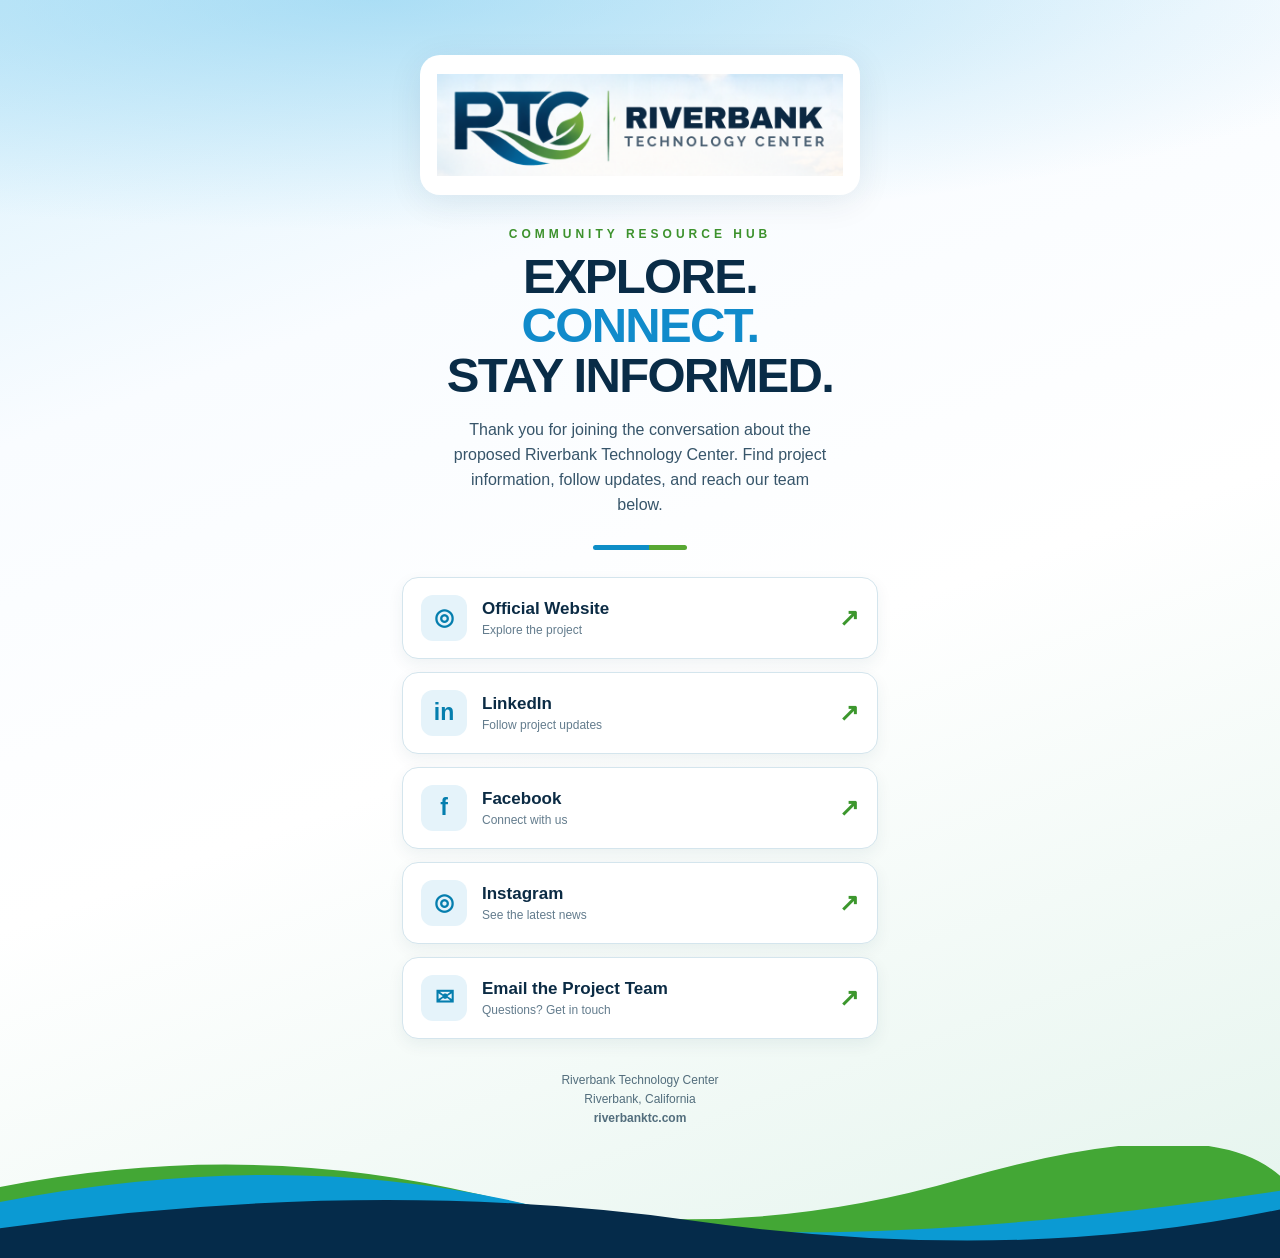
<file: resources/index.html>
<!doctype html><html lang="en"><head><meta charset="utf-8"><meta name="viewport" content="width=device-width,initial-scale=1"><meta name="theme-color" content="#082b47"><title>Riverbank Technology Center | Community Resources</title><meta name="description" content="Official resources and social channels for the proposed Riverbank Technology Center."><style>*{box-sizing:border-box}body{margin:0;font-family:Arial,Helvetica,sans-serif;background:#eaf4f8;color:#092c47}.page{min-height:100vh;background:linear-gradient(160deg,#d9f1fc 0%,#f9fcff 26%,#fff 54%,#e4f4ed 100%);position:relative;overflow:hidden}.page:before{content:'';position:absolute;top:-110px;left:-20%;right:-20%;height:360px;background:radial-gradient(ellipse at 35% 30%,#72c7ed80,transparent 65%);pointer-events:none}main{position:relative;max-width:520px;margin:auto;padding:35px 22px 130px;text-align:center}.brand{background:white;border-radius:20px;padding:19px 17px;box-shadow:0 7px 35px #092c4715;margin:0 auto 32px;max-width:440px}.brand img{width:100%;height:auto;display:block}.eyebrow{font-size:12px;font-weight:800;letter-spacing:4px;color:#3d922d;margin:0 0 11px}h1{font-size:clamp(34px,8vw,49px);letter-spacing:-1.7px;line-height:1.02;margin:0;color:#092c47;font-weight:900}h1 span{color:#118bcb}.desc{font-size:16px;line-height:1.55;max-width:380px;margin:17px auto 27px;color:#37556a}.rule{height:5px;width:94px;background:linear-gradient(90deg,#0e8ec7 0 60%,#58a833 60%);border-radius:9px;margin:0 auto 27px}.link{display:flex;align-items:center;gap:15px;text-decoration:none;text-align:left;background:white;color:#0b2b44;border:1px solid #d4e5ed;border-radius:16px;padding:17px 18px;margin:13px 0;box-shadow:0 6px 16px #083b5510;transition:transform .15s,box-shadow .15s}.link:hover,.link:focus-visible{transform:translateY(-2px);box-shadow:0 10px 25px #083b5525;outline-color:#108cc7}.symbol{display:grid;place-items:center;background:#e5f3fa;color:#057eae;border-radius:12px;width:46px;height:46px;flex:none;font-weight:900;font-size:23px}.words{flex:1}strong{display:block;font-size:17px}small{display:block;color:#637c8d;font-size:12px;margin-top:4px}.arrow{color:#3c972d;font-size:24px;font-weight:bold}footer{margin-top:32px;font-size:12px;line-height:1.6;color:#526d7c}.waves{position:absolute;bottom:0;left:0;width:100%;height:112px}@media(min-width:600px){main{padding-top:55px}}</style></head><body><div class="page"><main><div class="brand"><img src="[data-uri]" alt="RTC Riverbank Technology Center"></div><p class="eyebrow">COMMUNITY RESOURCE HUB</p><h1>EXPLORE.<br><span>CONNECT.</span><br>STAY INFORMED.</h1><p class="desc">Thank you for joining the conversation about the proposed Riverbank Technology Center. Find project information, follow updates, and reach our team below.</p><div class="rule"></div><nav aria-label="RTC resources"><a class="link" href="../"><span class="symbol">◎</span><span class="words"><strong>Official Website</strong><small>Explore the project</small></span><span class="arrow">↗</span></a>
<a class="link" href="https://www.linkedin.com/company/riverbank-technology-center" target="_blank" rel="noopener noreferrer"><span class="symbol">in</span><span class="words"><strong>LinkedIn</strong><small>Follow project updates</small></span><span class="arrow">↗</span></a>
<a class="link" href="https://www.facebook.com/profile.php?id=61595186498109" target="_blank" rel="noopener noreferrer"><span class="symbol">f</span><span class="words"><strong>Facebook</strong><small>Connect with us</small></span><span class="arrow">↗</span></a>
<a class="link" href="https://www.instagram.com/riverbanktechcenter/" target="_blank" rel="noopener noreferrer"><span class="symbol">◎</span><span class="words"><strong>Instagram</strong><small>See the latest news</small></span><span class="arrow">↗</span></a>
<a class="link" href="mailto:info@riverbanktc.com" ><span class="symbol">✉</span><span class="words"><strong>Email the Project Team</strong><small>Questions? Get in touch</small></span><span class="arrow">↗</span></a></nav><footer>Riverbank Technology Center<br>Riverbank, California<br><b>riverbanktc.com</b></footer></main><svg class="waves" viewBox="0 0 1200 150" preserveAspectRatio="none" aria-hidden="true"><path d="M0 55 Q230 -10 450 65 T900 45 T1200 40 V150 H0Z" fill="#43a735"/><path d="M0 75 Q270 0 500 80 T1200 60 V150 H0Z" fill="#0b9ad3"/><path d="M0 110 Q350 40 650 100 T1200 85 V150 H0Z" fill="#052b4a"/></svg></div></body></html>
</file>
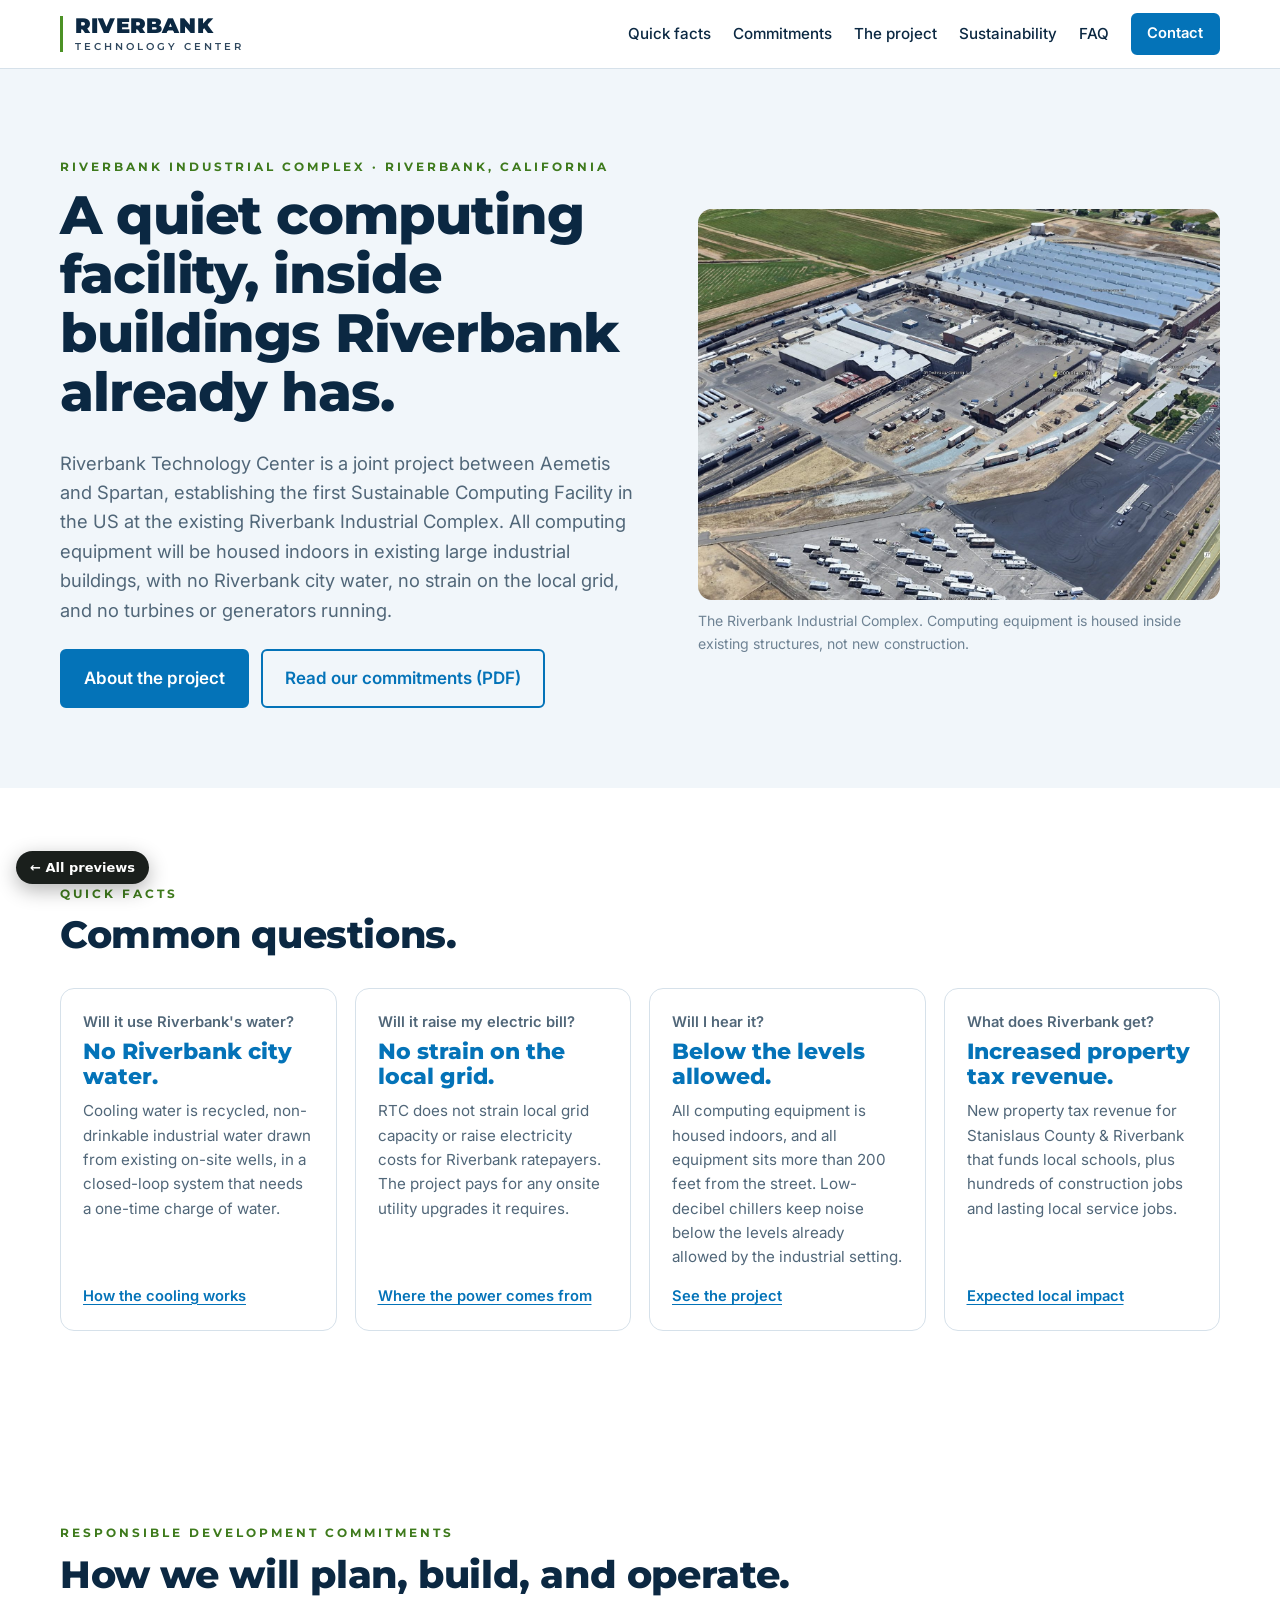
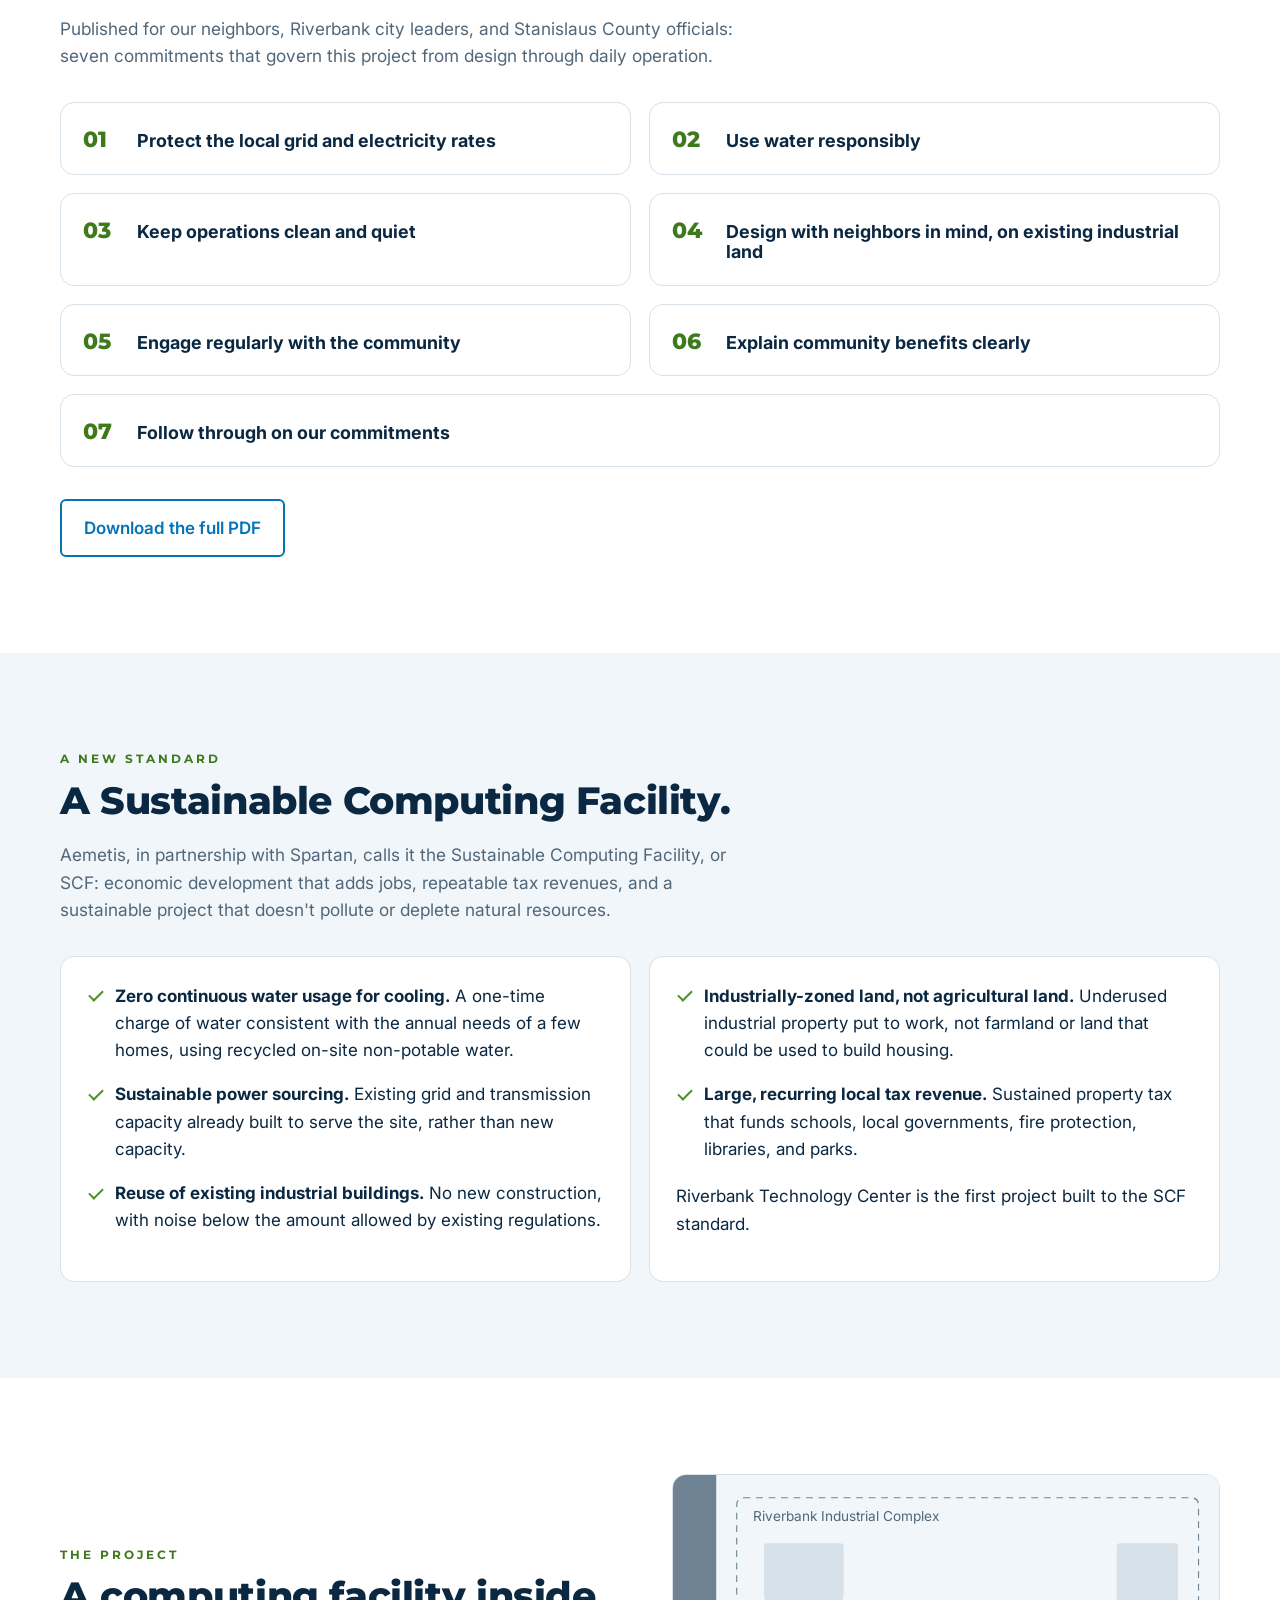
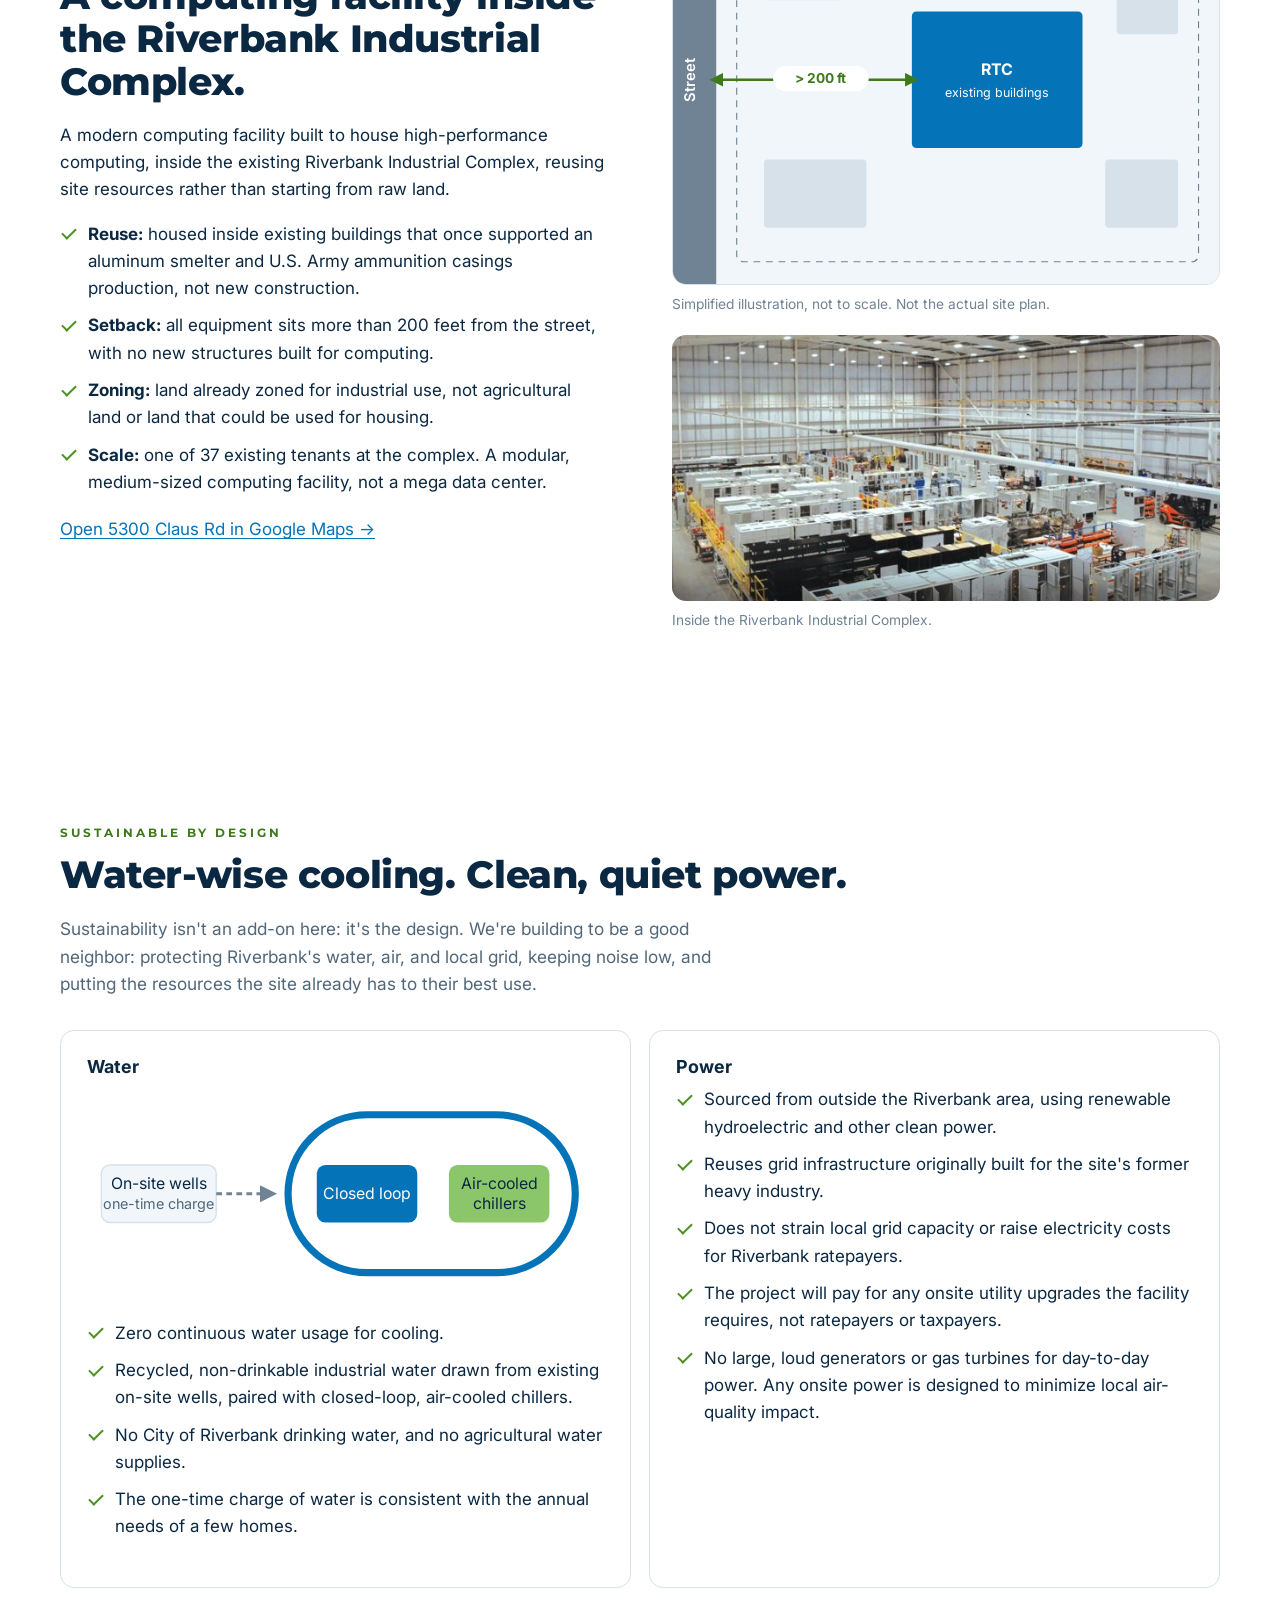
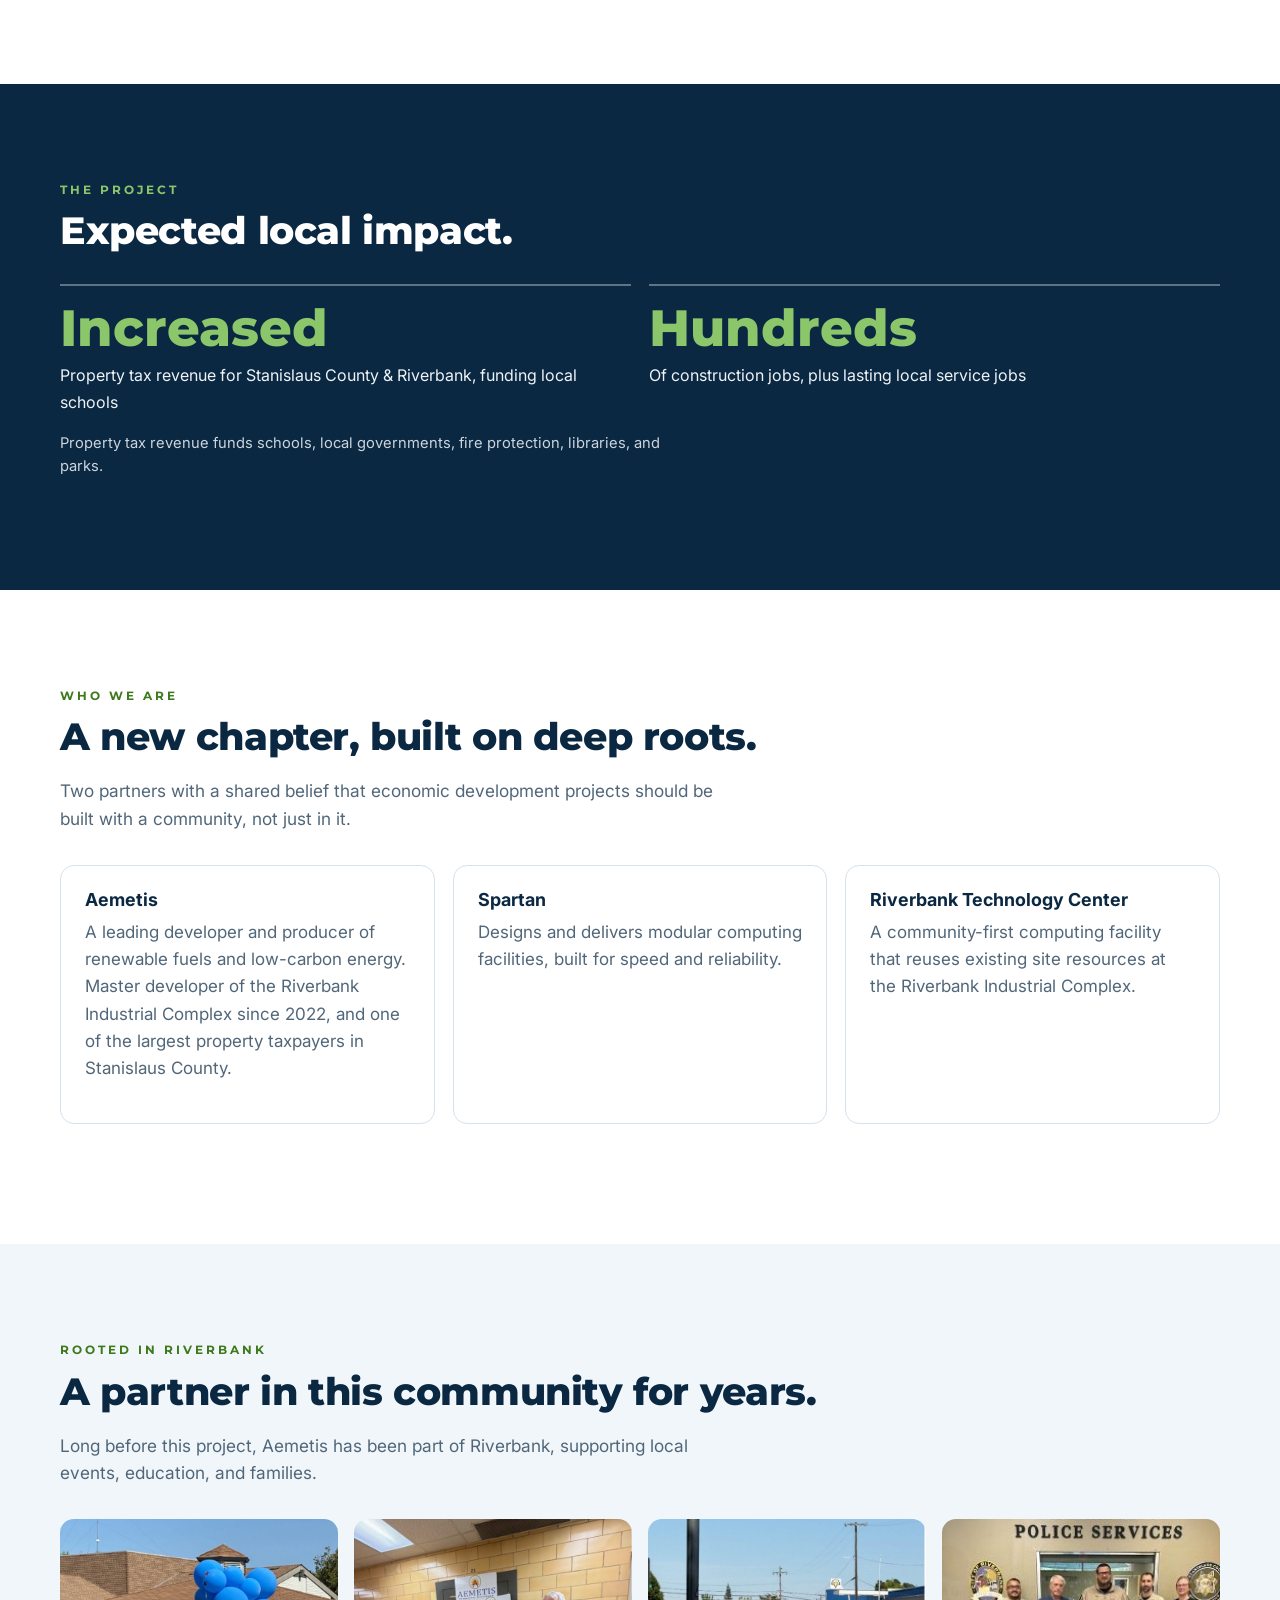
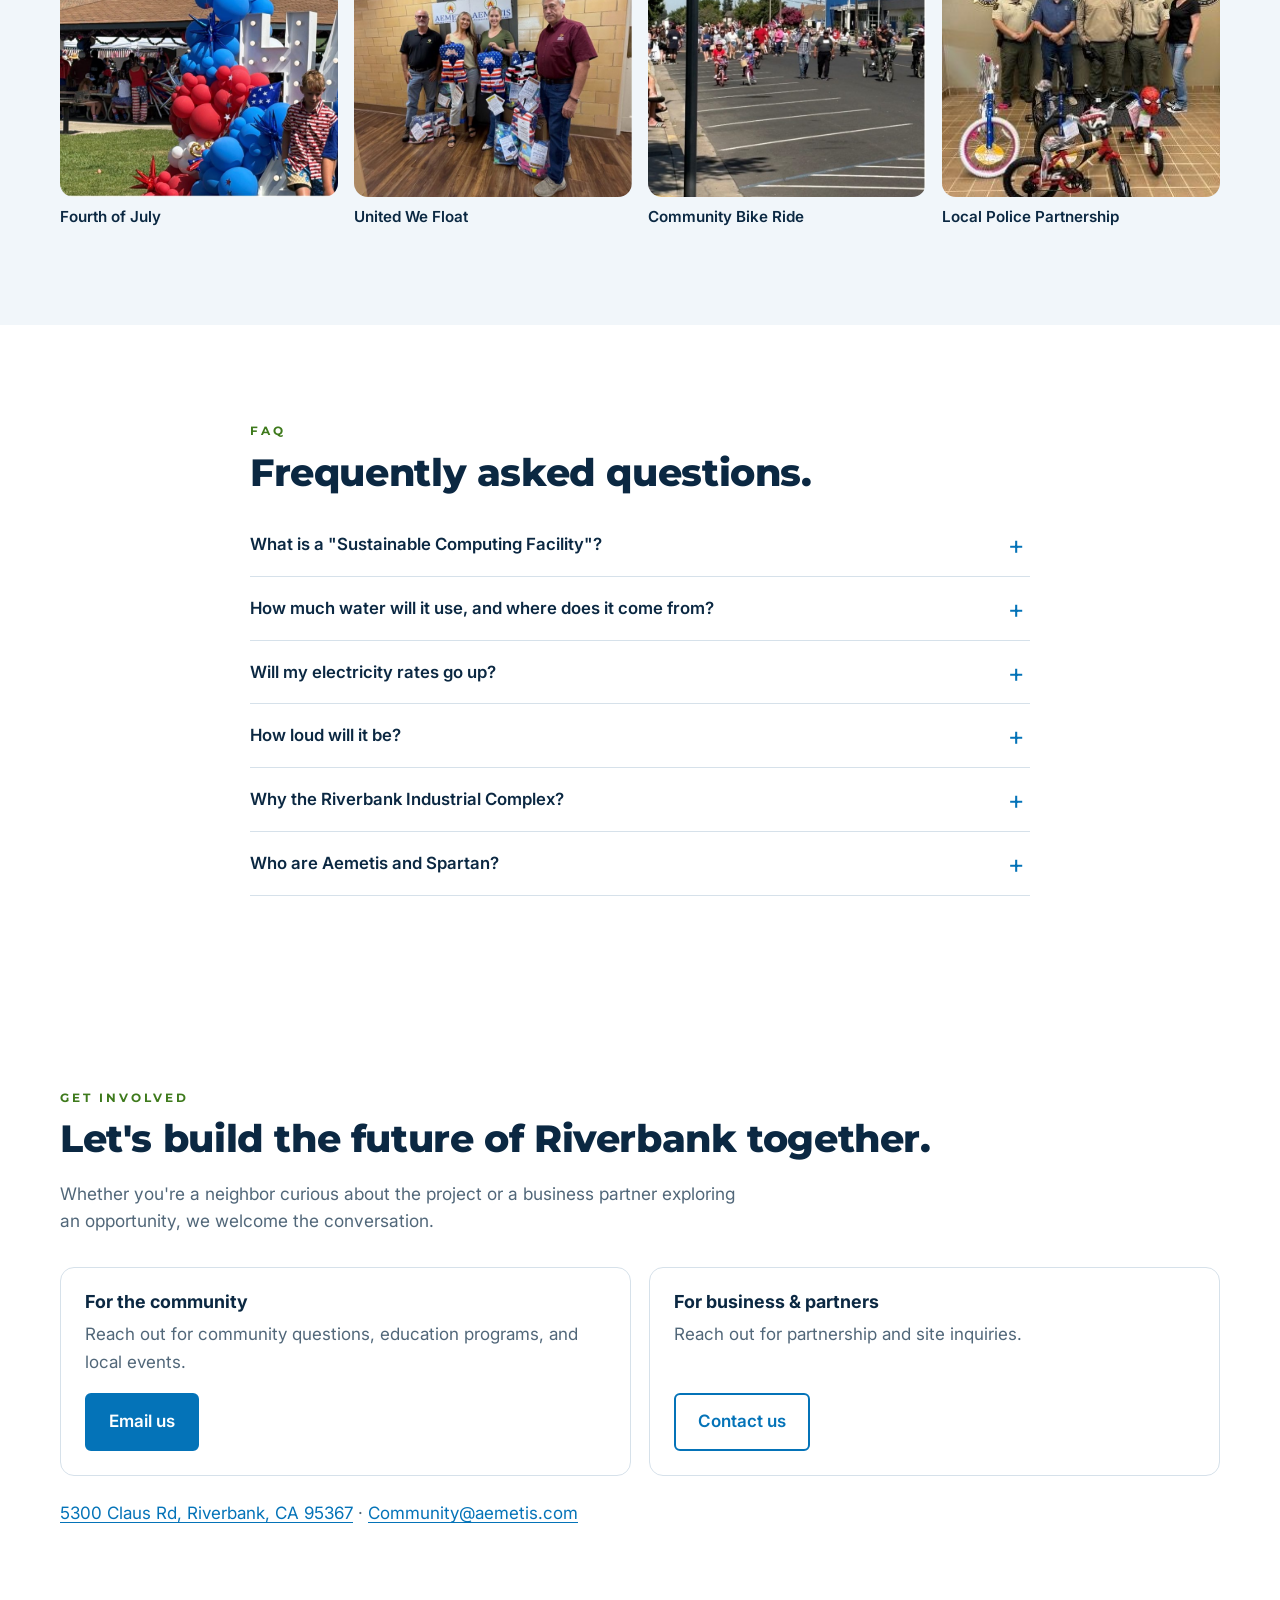
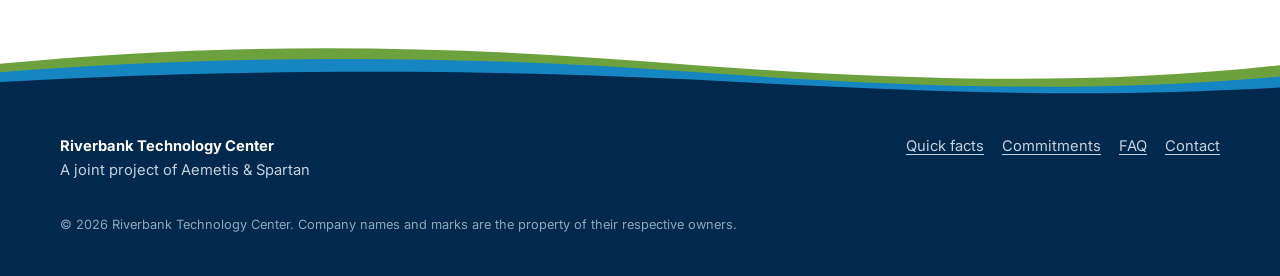
<file: previews/a-civic/index.html>
<!doctype html>
<html lang="en">
<head>
<meta charset="utf-8">
<meta name="viewport" content="width=device-width, initial-scale=1">
<title>Riverbank Technology Center</title>
<meta name="description" content="Riverbank Technology Center: a modular, medium-sized computing facility inside existing buildings at the Riverbank Industrial Complex. No Riverbank city water, no strain on the local grid, no turbines or generators running.">
<link rel="preconnect" href="https://fonts.googleapis.com">
<link rel="preconnect" href="https://fonts.gstatic.com" crossorigin>
<link rel="stylesheet" href="https://fonts.googleapis.com/css2?family=Montserrat:wght@600;700;800;900&family=Inter:wght@400;500;600;700&display=swap">
<link rel="stylesheet" href="styles.css">
</head>
<body>

<a class="skip" href="#main">Skip to content</a>

<header class="site-header">
  <div class="wrap header-inner">
    <a class="wm" href="#top" aria-label="Riverbank Technology Center, home"><b>Riverbank</b><small>Technology Center</small></a>
    <button class="menu-btn" aria-expanded="false" aria-controls="nav">Menu</button>
    <nav id="nav" class="nav" aria-label="Primary">
      <a href="#facts">Quick facts</a>
      <a href="#commitments">Commitments</a>
      <a href="#project">The project</a>
      <a href="#water-power">Sustainability</a>
      <a href="#faq">FAQ</a>
      <a class="btn btn-small" href="#contact">Contact</a>
    </nav>
  </div>
</header>

<main id="main">

<!-- HERO -->
<section id="top" class="hero">
  <div class="wrap hero-grid">
    <div>
      <p class="eyebrow">Riverbank Industrial Complex &middot; Riverbank, California</p>
      <h1>A quiet computing facility, inside buildings Riverbank already has.</h1>
      <p class="lede">Riverbank Technology Center is a joint project between Aemetis and Spartan, establishing the first Sustainable Computing Facility in the US at the existing Riverbank Industrial Complex. All computing equipment will be housed indoors in existing large industrial buildings, with no Riverbank city water, no strain on the local grid, and no turbines or generators running.</p>
      <div class="hero-ctas">
        <a class="btn" href="#facts">About the project</a>
        <a class="btn btn-ghost" href="https://www.riverbanktc.com/assets/RTC-Responsible-Development-Commitments.pdf">Read our commitments (PDF)</a>
      </div>
    </div>
    <figure class="hero-media">
      <img class="photo ratio-4x3" src="../../img/aerial.jpg" alt="Aerial view of the Riverbank Industrial Complex: long industrial buildings, rail lines, and parking, with farmland beyond" width="2000" height="1120">
      <figcaption>The Riverbank Industrial Complex. Computing equipment is housed inside existing structures, not new construction.</figcaption>
    </figure>
  </div>
</section>

<!-- QUICK FACTS -->
<section id="facts" class="section facts">
  <div class="wrap">
    <p class="eyebrow">Quick facts</p>
    <h2>Common questions.</h2>
    <div class="fact-grid">
      <article class="fact">
        <p class="fact-q">Will it use Riverbank's water?</p>
        <p class="fact-a">No Riverbank city water.</p>
        <p>Cooling water is recycled, non-drinkable industrial water drawn from existing on-site wells, in a closed-loop system that needs a one-time charge of water.</p>
        <a href="#water-power">How the cooling works</a>
      </article>
      <article class="fact">
        <p class="fact-q">Will it raise my electric bill?</p>
        <p class="fact-a">No strain on the local grid.</p>
        <p>RTC does not strain local grid capacity or raise electricity costs for Riverbank ratepayers. The project pays for any onsite utility upgrades it requires.</p>
        <a href="#water-power">Where the power comes from</a>
      </article>
      <article class="fact">
        <p class="fact-q">Will I hear it?</p>
        <p class="fact-a">Below the levels allowed.</p>
        <p>All computing equipment is housed indoors, and all equipment sits more than 200 feet from the street. Low-decibel chillers keep noise below the levels already allowed by the industrial setting.</p>
        <a href="#project">See the project</a>
      </article>
      <article class="fact">
        <p class="fact-q">What does Riverbank get?</p>
        <p class="fact-a">Increased property tax revenue.</p>
        <p>New property tax revenue for Stanislaus County &amp; Riverbank that funds local schools, plus hundreds of construction jobs and lasting local service jobs.</p>
        <a href="#benefits">Expected local impact</a>
      </article>
    </div>
  </div>
</section>

<!-- COMMITMENTS -->
<section id="commitments" class="section commitments">
  <div class="wrap">
    <p class="eyebrow">Responsible Development Commitments</p>
    <h2>How we will plan, build, and operate.</h2>
    <p class="section-lede">Published for our neighbors, Riverbank city leaders, and Stanislaus County officials: seven commitments that govern this project from design through daily operation.</p>
    <ol class="commit-list">
      <li><h3>Protect the local grid and electricity rates</h3></li>
      <li><h3>Use water responsibly</h3></li>
      <li><h3>Keep operations clean and quiet</h3></li>
      <li><h3>Design with neighbors in mind, on existing industrial land</h3></li>
      <li><h3>Engage regularly with the community</h3></li>
      <li><h3>Explain community benefits clearly</h3></li>
      <li><h3>Follow through on our commitments</h3></li>
    </ol>
    <a class="btn btn-ghost" href="https://www.riverbanktc.com/assets/RTC-Responsible-Development-Commitments.pdf">Download the full PDF</a>
  </div>
</section>

<!-- SCF -->
<section id="scf" class="section compare">
  <div class="wrap">
    <p class="eyebrow">A new standard</p>
    <h2>A Sustainable Computing Facility.</h2>
    <p class="section-lede">Aemetis, in partnership with Spartan, calls it the Sustainable Computing Facility, or SCF: economic development that adds jobs, repeatable tax revenues, and a sustainable project that doesn't pollute or deplete natural resources.</p>
    <div class="wp-grid">
      <article class="wp-card">
        <ul class="check">
          <li><b>Zero continuous water usage for cooling.</b> A one-time charge of water consistent with the annual needs of a few homes, using recycled on-site non-potable water.</li>
          <li><b>Sustainable power sourcing.</b> Existing grid and transmission capacity already built to serve the site, rather than new capacity.</li>
          <li><b>Reuse of existing industrial buildings.</b> No new construction, with noise below the amount allowed by existing regulations.</li>
        </ul>
      </article>
      <article class="wp-card">
        <ul class="check">
          <li><b>Industrially-zoned land, not agricultural land.</b> Underused industrial property put to work, not farmland or land that could be used to build housing.</li>
          <li><b>Large, recurring local tax revenue.</b> Sustained property tax that funds schools, local governments, fire protection, libraries, and parks.</li>
        </ul>
        <p>Riverbank Technology Center is the first project built to the SCF standard.</p>
      </article>
    </div>
  </div>
</section>

<!-- THE PROJECT -->
<section id="project" class="section">
  <div class="wrap two-col">
    <div>
      <p class="eyebrow">The project</p>
      <h2>A computing facility inside the Riverbank Industrial Complex.</h2>
      <p>A modern computing facility built to house high-performance computing, inside the existing Riverbank Industrial Complex, reusing site resources rather than starting from raw land.</p>
      <ul class="check">
        <li><b>Reuse:</b> housed inside existing buildings that once supported an aluminum smelter and U.S. Army ammunition casings production, not new construction.</li>
        <li><b>Setback:</b> all equipment sits more than 200 feet from the street, with no new structures built for computing.</li>
        <li><b>Zoning:</b> land already zoned for industrial use, not agricultural land or land that could be used for housing.</li>
        <li><b>Scale:</b> one of 37 existing tenants at the complex. A modular, medium-sized computing facility, not a mega data center.</li>
      </ul>
      <p><a href="https://www.google.com/maps/search/?api=1&amp;query=5300+Claus+Rd+Riverbank+CA+95367">Open 5300 Claus Rd in Google Maps &rarr;</a></p>
    </div>
    <figure class="site-plan">
      <svg viewBox="0 0 480 360" role="img" aria-labelledby="planTitle planDesc">
        <title id="planTitle">Simplified illustration of the setback</title>
        <desc id="planDesc">A street along one edge. The computing facility sits in existing buildings inside the complex, more than 200 feet from the street.</desc>
        <rect x="0" y="0" width="480" height="360" fill="var(--paper-2)"/>
        <rect x="0" y="0" width="38" height="360" fill="var(--ink-3)"/>
        <text x="19" y="180" fill="#fff" font-size="13" font-weight="600" text-anchor="middle" transform="rotate(-90 19 180)">Street</text>
        <rect x="56" y="20" width="406" height="320" rx="6" fill="none" stroke="var(--ink-3)" stroke-dasharray="6 5"/>
        <text x="70" y="40" font-size="12" fill="var(--ink-2)">Riverbank Industrial Complex</text>
        <g fill="var(--line)">
          <rect x="80" y="60" width="70" height="50" rx="3"/><rect x="80" y="250" width="90" height="60" rx="3"/>
          <rect x="390" y="60" width="54" height="80" rx="3"/><rect x="380" y="250" width="64" height="60" rx="3"/>
        </g>
        <rect x="210" y="120" width="150" height="120" rx="4" fill="var(--river)"/>
        <text x="285" y="176" fill="#fff" font-size="14" font-weight="700" text-anchor="middle">RTC</text>
        <text x="285" y="195" fill="#fff" font-size="11" text-anchor="middle">existing buildings</text>
        <line x1="38" y1="180" x2="210" y2="180" stroke="var(--clay)" stroke-width="2" marker-start="url(#a)" marker-end="url(#a)"/>
        <rect x="88" y="168" width="84" height="22" rx="11" fill="var(--paper)"/>
        <text x="130" y="183" font-size="12" font-weight="700" fill="var(--clay)" text-anchor="middle">&gt; 200 ft</text>
        <defs><marker id="a" viewBox="0 0 10 10" refX="5" refY="5" markerWidth="6" markerHeight="6" orient="auto-start-reverse"><path d="M0 0L10 5L0 10z" fill="var(--clay)"/></marker></defs>
      </svg>
      <figcaption>Simplified illustration, not to scale. Not the actual site plan.</figcaption>
      <img class="photo interior" src="../../img/interior.jpg" alt="Interior of a large industrial building with high ceilings and equipment on the floor" width="624" height="303" loading="lazy">
      <figcaption>Inside the Riverbank Industrial Complex.</figcaption>
    </figure>
  </div>
</section>

<!-- WATER & POWER -->
<section id="water-power" class="section wp">
  <div class="wrap">
    <p class="eyebrow">Sustainable by design</p>
    <h2>Water-wise cooling. Clean, quiet power.</h2>
    <p class="section-lede">Sustainability isn't an add-on here: it's the design. We're building to be a good neighbor: protecting Riverbank's water, air, and local grid, keeping noise low, and putting the resources the site already has to their best use.</p>
    <div class="wp-grid">
      <article class="wp-card">
        <h3>Water</h3>
        <svg class="loop" viewBox="0 0 360 150" role="img" aria-label="Simplified illustration: recycled water from existing on-site wells gives a one-time charge to a closed-loop system with air-cooled chillers.">
          <rect x="10" y="55" width="80" height="40" rx="6" fill="var(--paper-2)" stroke="var(--line)"/>
          <text x="50" y="72" font-size="11" text-anchor="middle" fill="var(--ink)">On-site wells</text>
          <text x="50" y="86" font-size="10" text-anchor="middle" fill="var(--ink-2)">one-time charge</text>
          <path d="M90 75h40" stroke="var(--ink-3)" stroke-width="2" stroke-dasharray="4 3" marker-end="url(#b)"/>
          <rect x="140" y="20" width="200" height="110" rx="55" fill="none" stroke="var(--river)" stroke-width="5"/>
          <rect x="160" y="55" width="70" height="40" rx="6" fill="var(--river)"/>
          <text x="195" y="79" font-size="11" fill="#fff" text-anchor="middle">Closed loop</text>
          <rect x="252" y="55" width="70" height="40" rx="6" fill="var(--sand)"/>
          <text x="287" y="72" font-size="11" fill="var(--ink)" text-anchor="middle">Air-cooled</text>
          <text x="287" y="86" font-size="11" fill="var(--ink)" text-anchor="middle">chillers</text>
          <defs><marker id="b" viewBox="0 0 10 10" refX="8" refY="5" markerWidth="6" markerHeight="6" orient="auto"><path d="M0 0L10 5L0 10z" fill="var(--ink-3)"/></marker></defs>
        </svg>
        <ul class="check">
          <li>Zero continuous water usage for cooling.</li>
          <li>Recycled, non-drinkable industrial water drawn from existing on-site wells, paired with closed-loop, air-cooled chillers.</li>
          <li>No City of Riverbank drinking water, and no agricultural water supplies.</li>
          <li>The one-time charge of water is consistent with the annual needs of a few homes.</li>
        </ul>
      </article>
      <article class="wp-card">
        <h3>Power</h3>
        <ul class="check">
          <li>Sourced from outside the Riverbank area, using renewable hydroelectric and other clean power.</li>
          <li>Reuses grid infrastructure originally built for the site's former heavy industry.</li>
          <li>Does not strain local grid capacity or raise electricity costs for Riverbank ratepayers.</li>
          <li>The project will pay for any onsite utility upgrades the facility requires, not ratepayers or taxpayers.</li>
          <li>No large, loud generators or gas turbines for day-to-day power. Any onsite power is designed to minimize local air-quality impact.</li>
        </ul>
      </article>
    </div>
  </div>
</section>

<!-- BENEFITS -->
<section id="benefits" class="section benefits">
  <div class="wrap">
    <p class="eyebrow">The project</p>
    <h2>Expected local impact.</h2>
    <div class="stat-row">
      <div class="stat"><span class="num">Increased</span><span class="lbl">Property tax revenue for Stanislaus County &amp; Riverbank, funding local schools</span></div>
      <div class="stat"><span class="num">Hundreds</span><span class="lbl">Of construction jobs, plus lasting local service jobs</span></div>
    </div>
    <p class="note">Property tax revenue funds schools, local governments, fire protection, libraries, and parks.</p>
  </div>
</section>

<!-- PARTNERS -->
<section id="partners" class="section">
  <div class="wrap">
    <p class="eyebrow">Who we are</p>
    <h2>A new chapter, built on deep roots.</h2>
    <p class="section-lede">Two partners with a shared belief that economic development projects should be built with a community, not just in it.</p>
    <div class="contact-grid">
      <article class="contact-card"><h3>Aemetis</h3><p>A leading developer and producer of renewable fuels and low-carbon energy. Master developer of the Riverbank Industrial Complex since 2022, and one of the largest property taxpayers in Stanislaus County.</p></article>
      <article class="contact-card"><h3>Spartan</h3><p>Designs and delivers modular computing facilities, built for speed and reliability.</p></article>
      <article class="contact-card"><h3>Riverbank Technology Center</h3><p>A community-first computing facility that reuses existing site resources at the Riverbank Industrial Complex.</p></article>
    </div>
  </div>
</section>

<!-- COMMUNITY -->
<section class="section community">
  <div class="wrap">
    <p class="eyebrow">Rooted in Riverbank</p>
    <h2>A partner in this community for years.</h2>
    <p class="section-lede">Long before this project, Aemetis has been part of Riverbank, supporting local events, education, and families.</p>
    <div class="photo-grid">
      <figure><img class="photo ratio-1x1" src="../../img/fourth-of-july.jpg" alt="Children walking past red, white, and blue balloons at an outdoor Fourth of July celebration" width="1000" height="754" loading="lazy"><figcaption>Fourth of July</figcaption></figure>
      <figure><img class="photo ratio-1x1" src="../../img/united-we-float.jpg" alt="Four people holding children's life jackets in front of Aemetis signs" width="674" height="900" loading="lazy"><figcaption>United We Float</figcaption></figure>
      <figure><img class="photo ratio-1x1" src="../../img/bike-ride.jpg" alt="Children and adults riding bikes and walking down a street" width="677" height="900" loading="lazy"><figcaption>Community Bike Ride</figcaption></figure>
      <figure><img class="photo ratio-1x1" src="../../img/police-bikes.jpg" alt="A group standing with children's bikes under a Riverbank Police Services sign" width="272" height="363" loading="lazy"><figcaption>Local Police Partnership</figcaption></figure>
    </div>
  </div>
</section>

<!-- FAQ -->
<section id="faq" class="section faq">
  <div class="wrap narrow">
    <p class="eyebrow">FAQ</p>
    <h2>Frequently asked questions.</h2>
    <details><summary>What is a "Sustainable Computing Facility"?</summary><p>It's economic development that adds jobs, repeatable tax revenues, and a sustainable project that doesn't pollute or deplete natural resources. An SCF has zero continuous water usage for cooling, sustainable power sourcing, reuse of existing industrial buildings, industrially-zoned land rather than agricultural land, and large, recurring local tax revenue. Riverbank Technology Center is the first project built to the SCF standard.</p></details>
    <details><summary>How much water will it use, and where does it come from?</summary><p>There is zero continuous water usage for cooling. The closed-loop system needs a one-time charge of water consistent with the annual needs of a few homes. That water is recycled, non-drinkable industrial water drawn from existing on-site wells, not municipal drinking or agricultural water supplies.</p></details>
    <details><summary>Will my electricity rates go up?</summary><p>RTC does not strain local grid capacity or raise electricity costs for Riverbank ratepayers. It uses existing grid and transmission capacity already built to serve the site, and the project will pay for any onsite utility upgrades the facility requires, not ratepayers or taxpayers.</p></details>
    <details><summary>How loud will it be?</summary><p>All computing equipment will be housed indoors in existing large industrial buildings, more than 200 feet from the street. There are no large, loud generators or gas turbines for day-to-day power, and low-decibel chillers keep noise below the levels already allowed by the industrial setting.</p></details>
    <details><summary>Why the Riverbank Industrial Complex?</summary><p>An SCF puts underused industrial property to work, rather than converting farmland or land that could be used to build housing. The site already has existing industrial buildings and grid infrastructure originally built for its former heavy industry.</p></details>
    <details><summary>Who are Aemetis and Spartan?</summary><p>Aemetis is a leading developer and producer of renewable fuels and low-carbon energy, and has been master developer of the Riverbank Industrial Complex since 2022. Spartan designs and delivers modular computing facilities.</p></details>
  </div>
</section>

<!-- CONTACT -->
<section id="contact" class="section contact">
  <div class="wrap">
    <p class="eyebrow">Get involved</p>
    <h2>Let's build the future of Riverbank together.</h2>
    <p class="section-lede">Whether you're a neighbor curious about the project or a business partner exploring an opportunity, we welcome the conversation.</p>
    <div class="contact-grid">
      <article class="contact-card">
        <h3>For the community</h3>
        <p>Reach out for community questions, education programs, and local events.</p>
        <a class="btn" href="mailto:Community@aemetis.com?subject=RTC%20community%20question">Email us</a>
      </article>
      <article class="contact-card">
        <h3>For business &amp; partners</h3>
        <p>Reach out for partnership and site inquiries.</p>
        <a class="btn btn-ghost" href="mailto:Community@aemetis.com?subject=RTC%20partnership%20inquiry">Contact us</a>
      </article>
    </div>
    <p class="address"><a href="https://www.google.com/maps/search/?api=1&amp;query=5300+Claus+Rd+Riverbank+CA+95367">5300 Claus Rd, Riverbank, CA 95367</a> &middot; <a href="mailto:Community@aemetis.com">Community@aemetis.com</a></p>
  </div>
</section>

</main>

<svg class="waves" viewBox="0 0 1440 80" preserveAspectRatio="none" aria-hidden="true" style="display:block;width:100%;height:56px;margin-bottom:-1px"><path d="M0 34C240 4 480 6 720 30s480 40 720 6V80H0Z" fill="#6ca13e"/><path d="M0 46C260 20 520 22 760 44s460 34 680 8V80H0Z" fill="#1586c2"/><path d="M0 60C280 40 560 42 800 58s420 26 640 10V80H0Z" fill="#01284d"/></svg>
<footer class="site-footer">
  <div class="wrap footer-inner">
    <p><b>Riverbank Technology Center</b><br>A joint project of Aemetis &amp; Spartan</p>
    <nav aria-label="Footer">
      <a href="#facts">Quick facts</a><a href="#commitments">Commitments</a><a href="#faq">FAQ</a><a href="#contact">Contact</a>
    </nav>
    <p class="fine">&copy; 2026 Riverbank Technology Center. Company names and marks are the property of their respective owners.</p>
  </div>
</footer>

<script>
  (function () {
    var btn = document.querySelector('.menu-btn');
    var nav = document.getElementById('nav');
    btn.addEventListener('click', function () {
      var open = btn.getAttribute('aria-expanded') === 'true';
      btn.setAttribute('aria-expanded', String(!open));
      nav.classList.toggle('open', !open);
    });
    nav.addEventListener('click', function (e) {
      if (e.target.tagName === 'A') { btn.setAttribute('aria-expanded', 'false'); nav.classList.remove('open'); }
    });
  })();
</script>
<!-- Preview-only: link back to the hub. Remove when this direction goes live. -->
<a href="../" style="position:fixed;left:16px;bottom:16px;z-index:999;background:#1a1f1c;color:#fff;font:600 13px/1 system-ui,sans-serif;padding:10px 14px;border-radius:999px;text-decoration:none;box-shadow:0 6px 20px rgba(0,0,0,.3)">&larr; All previews</a>
</body>
</html>
</file>
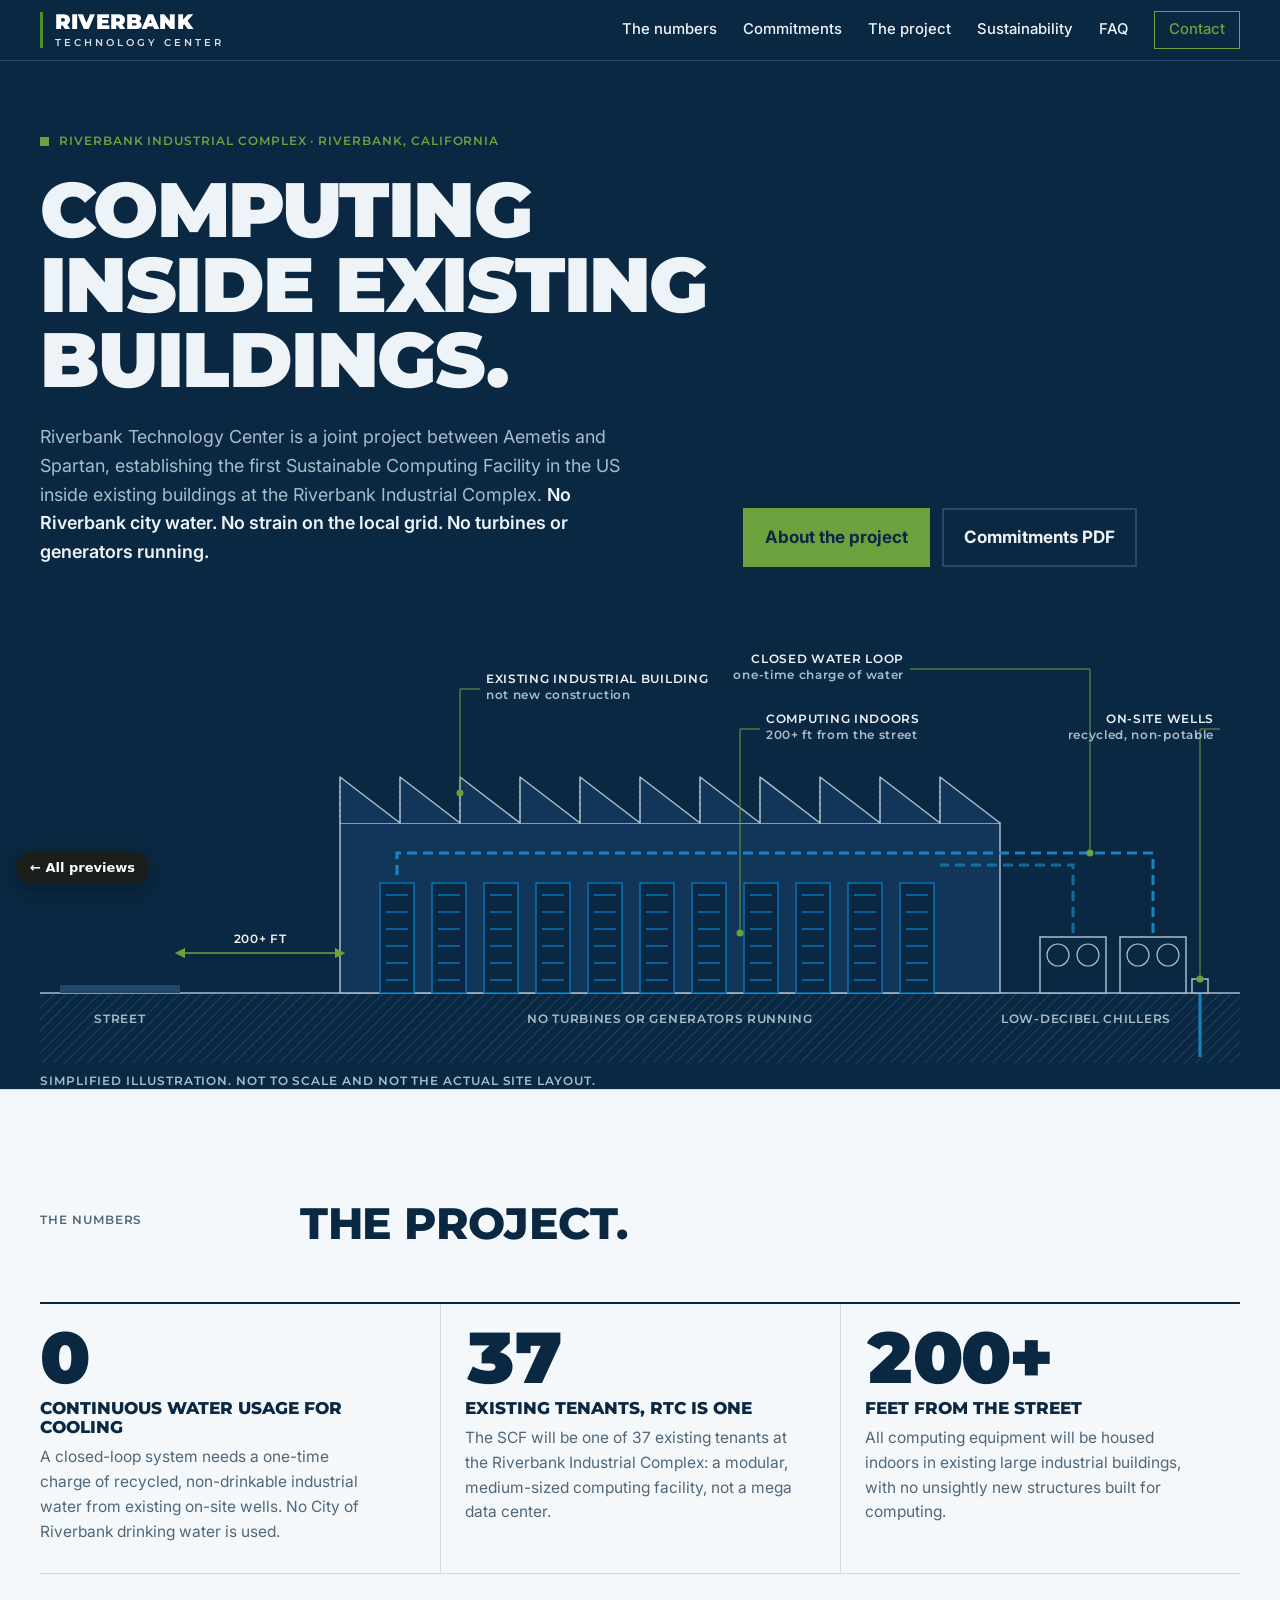
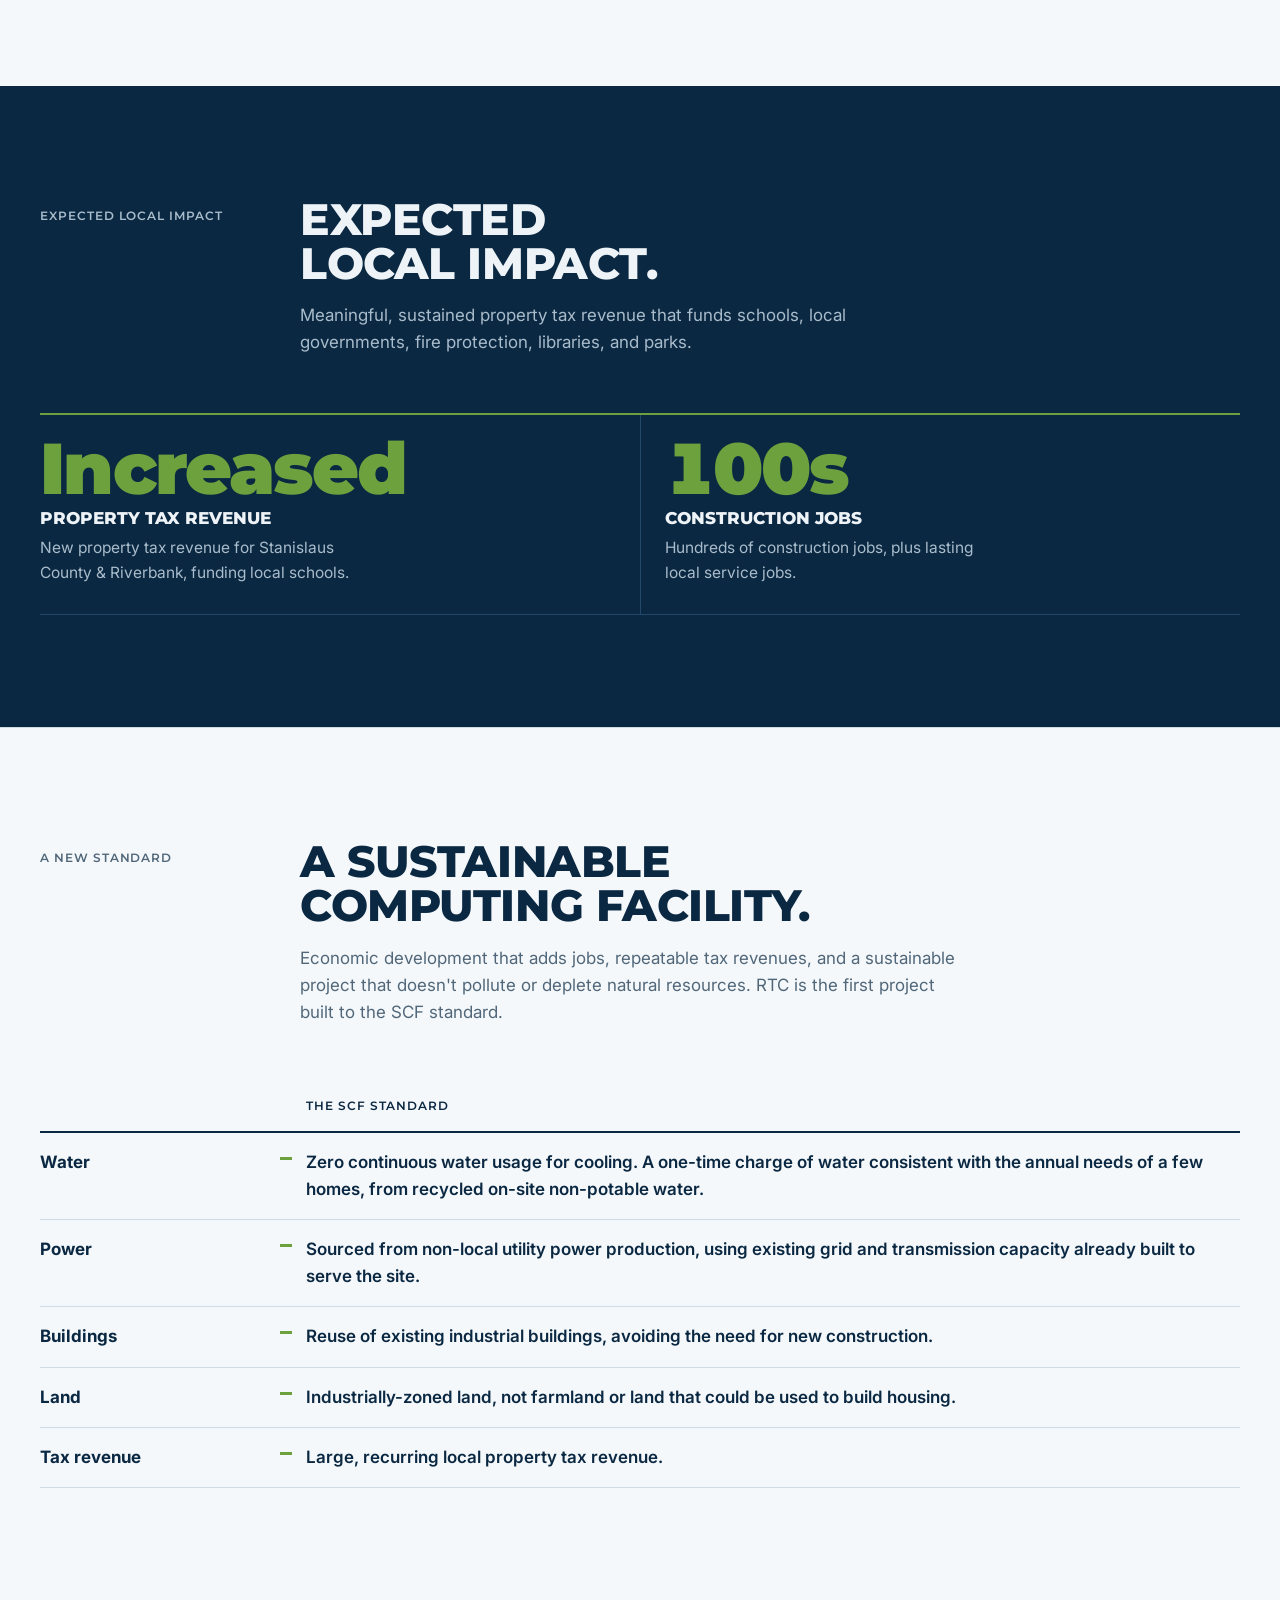
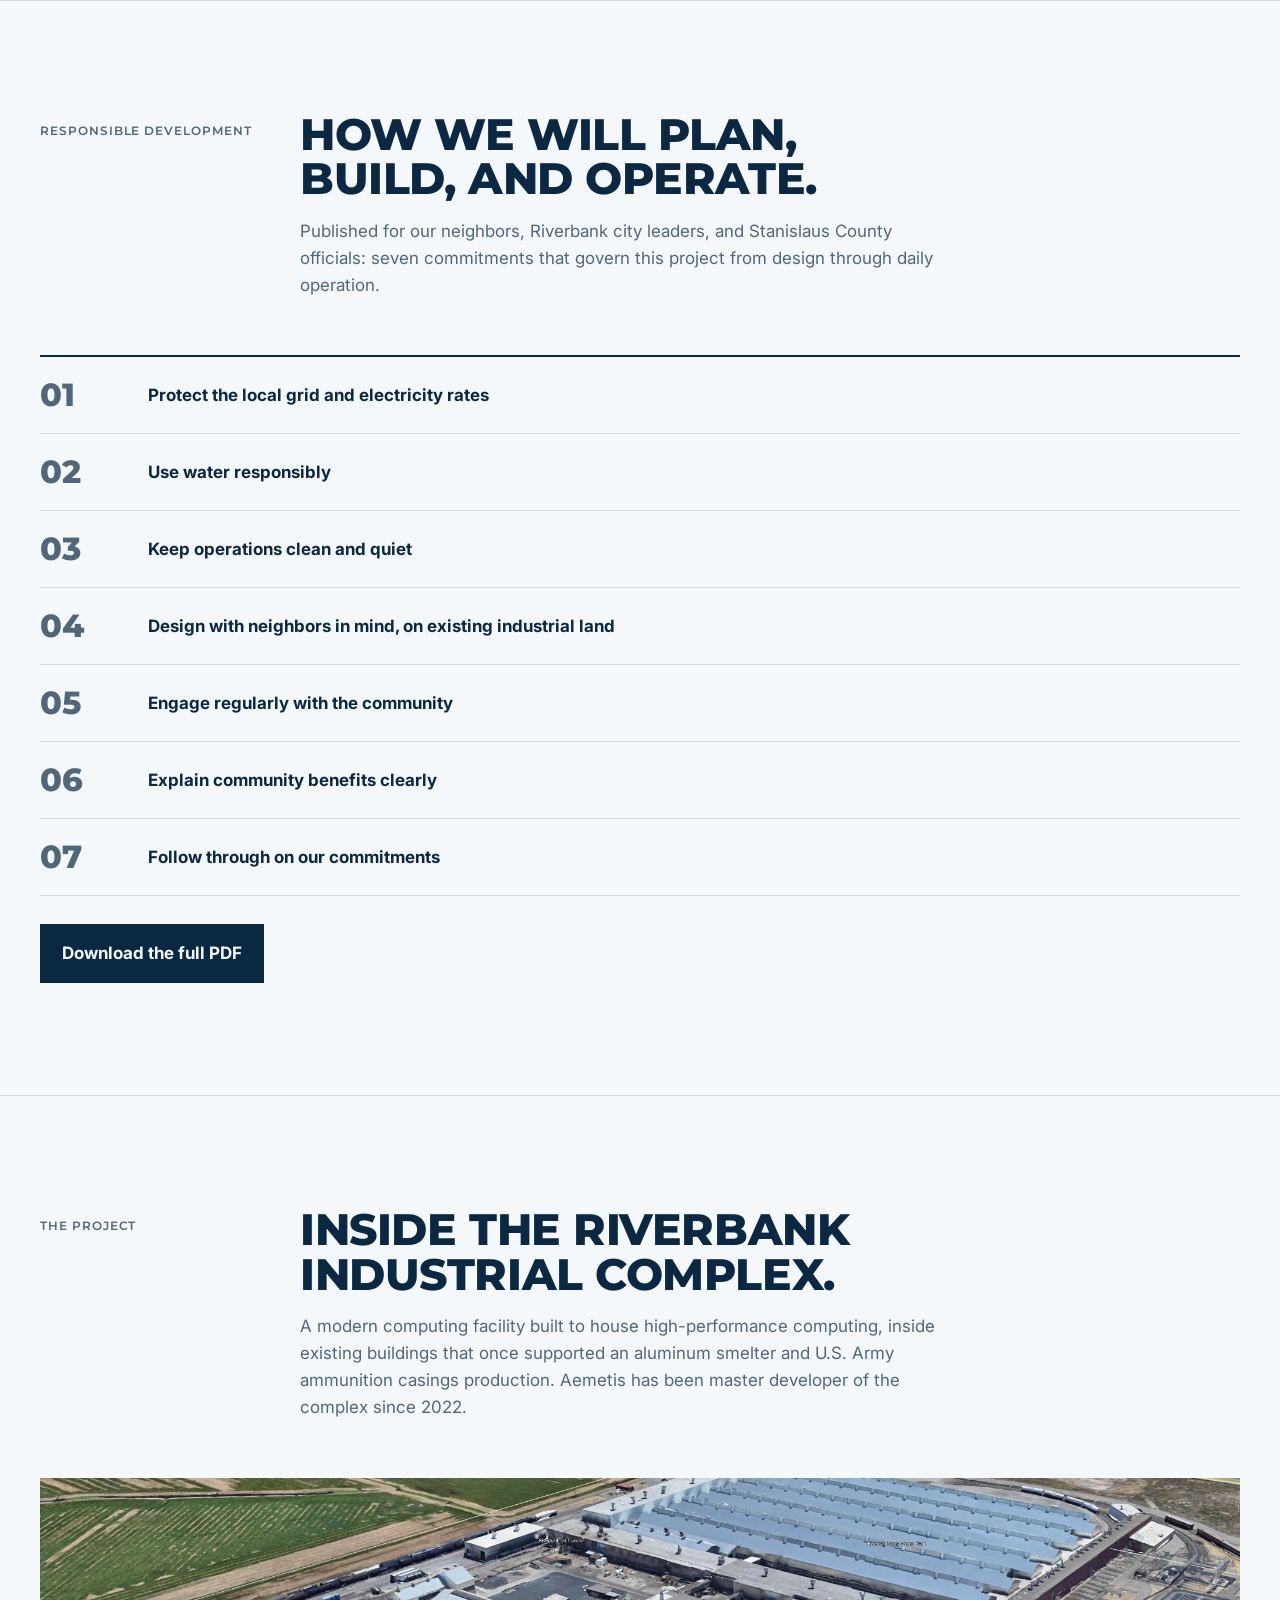
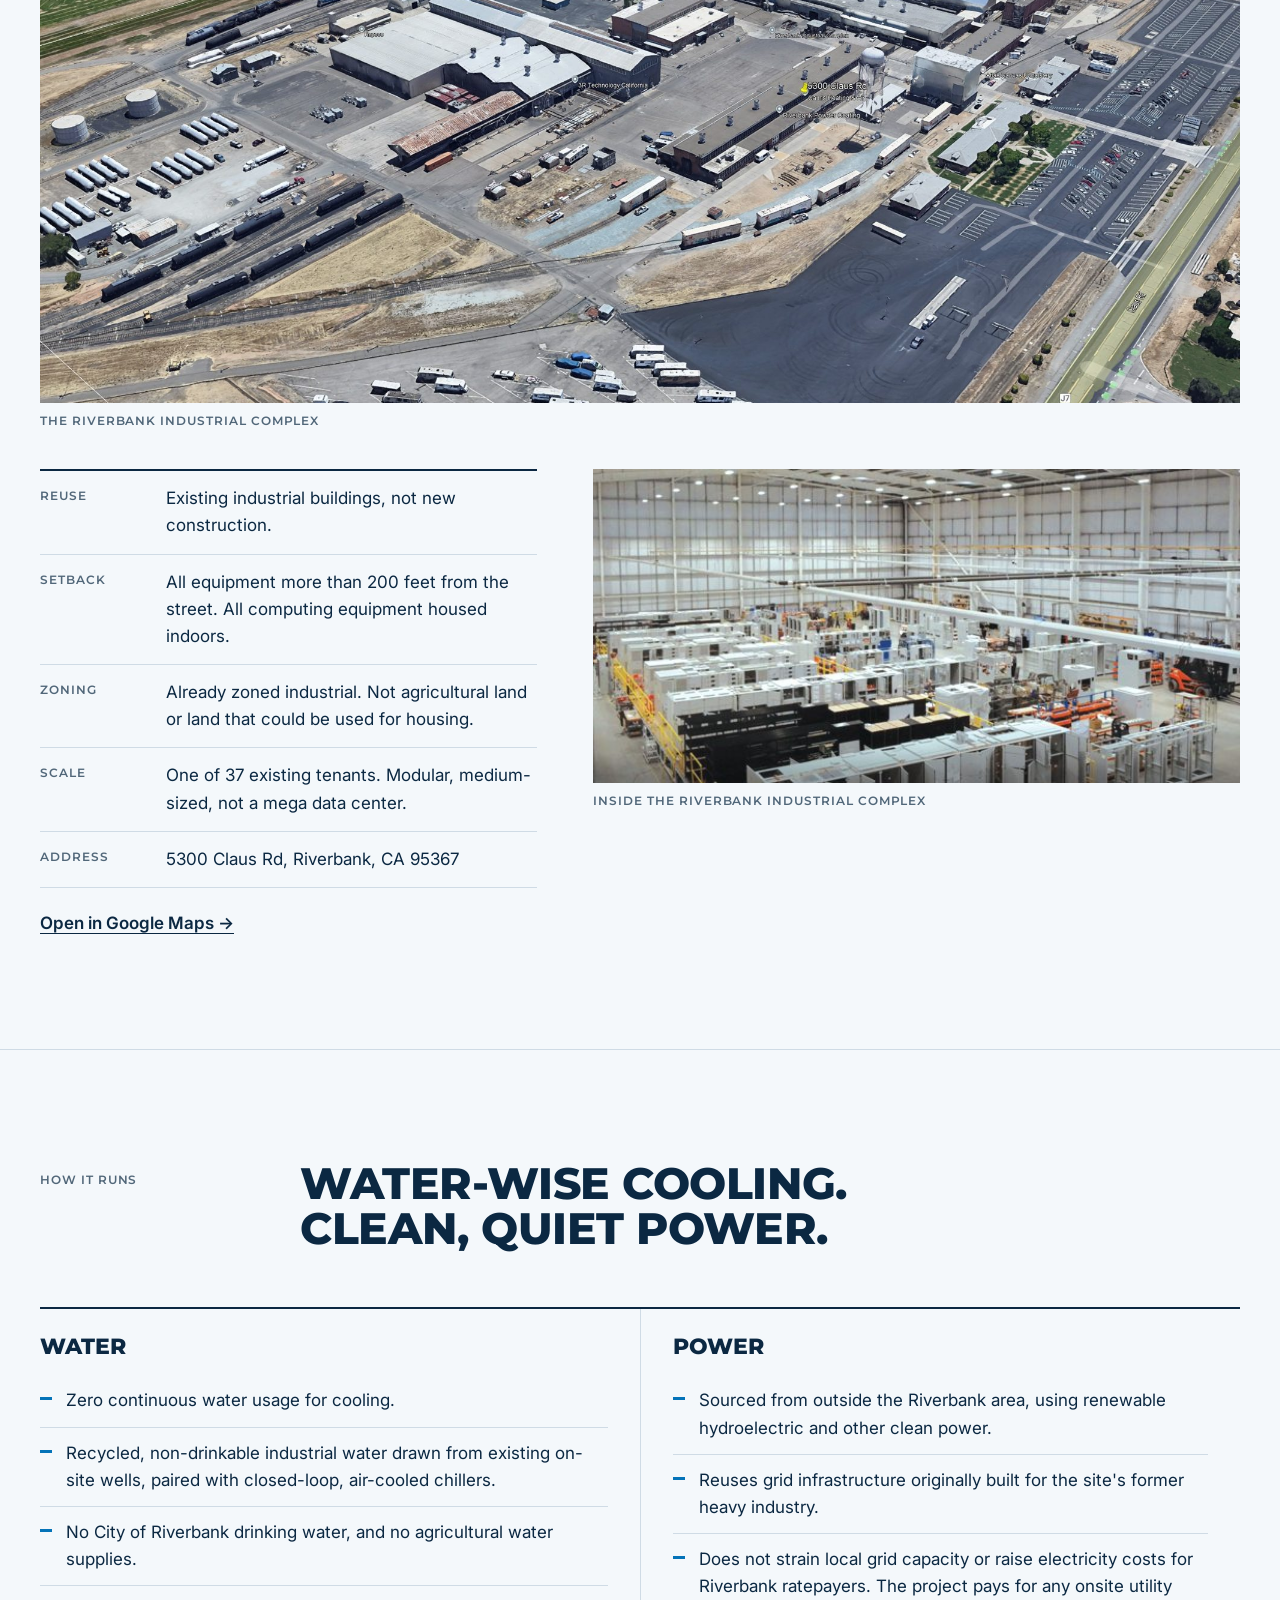
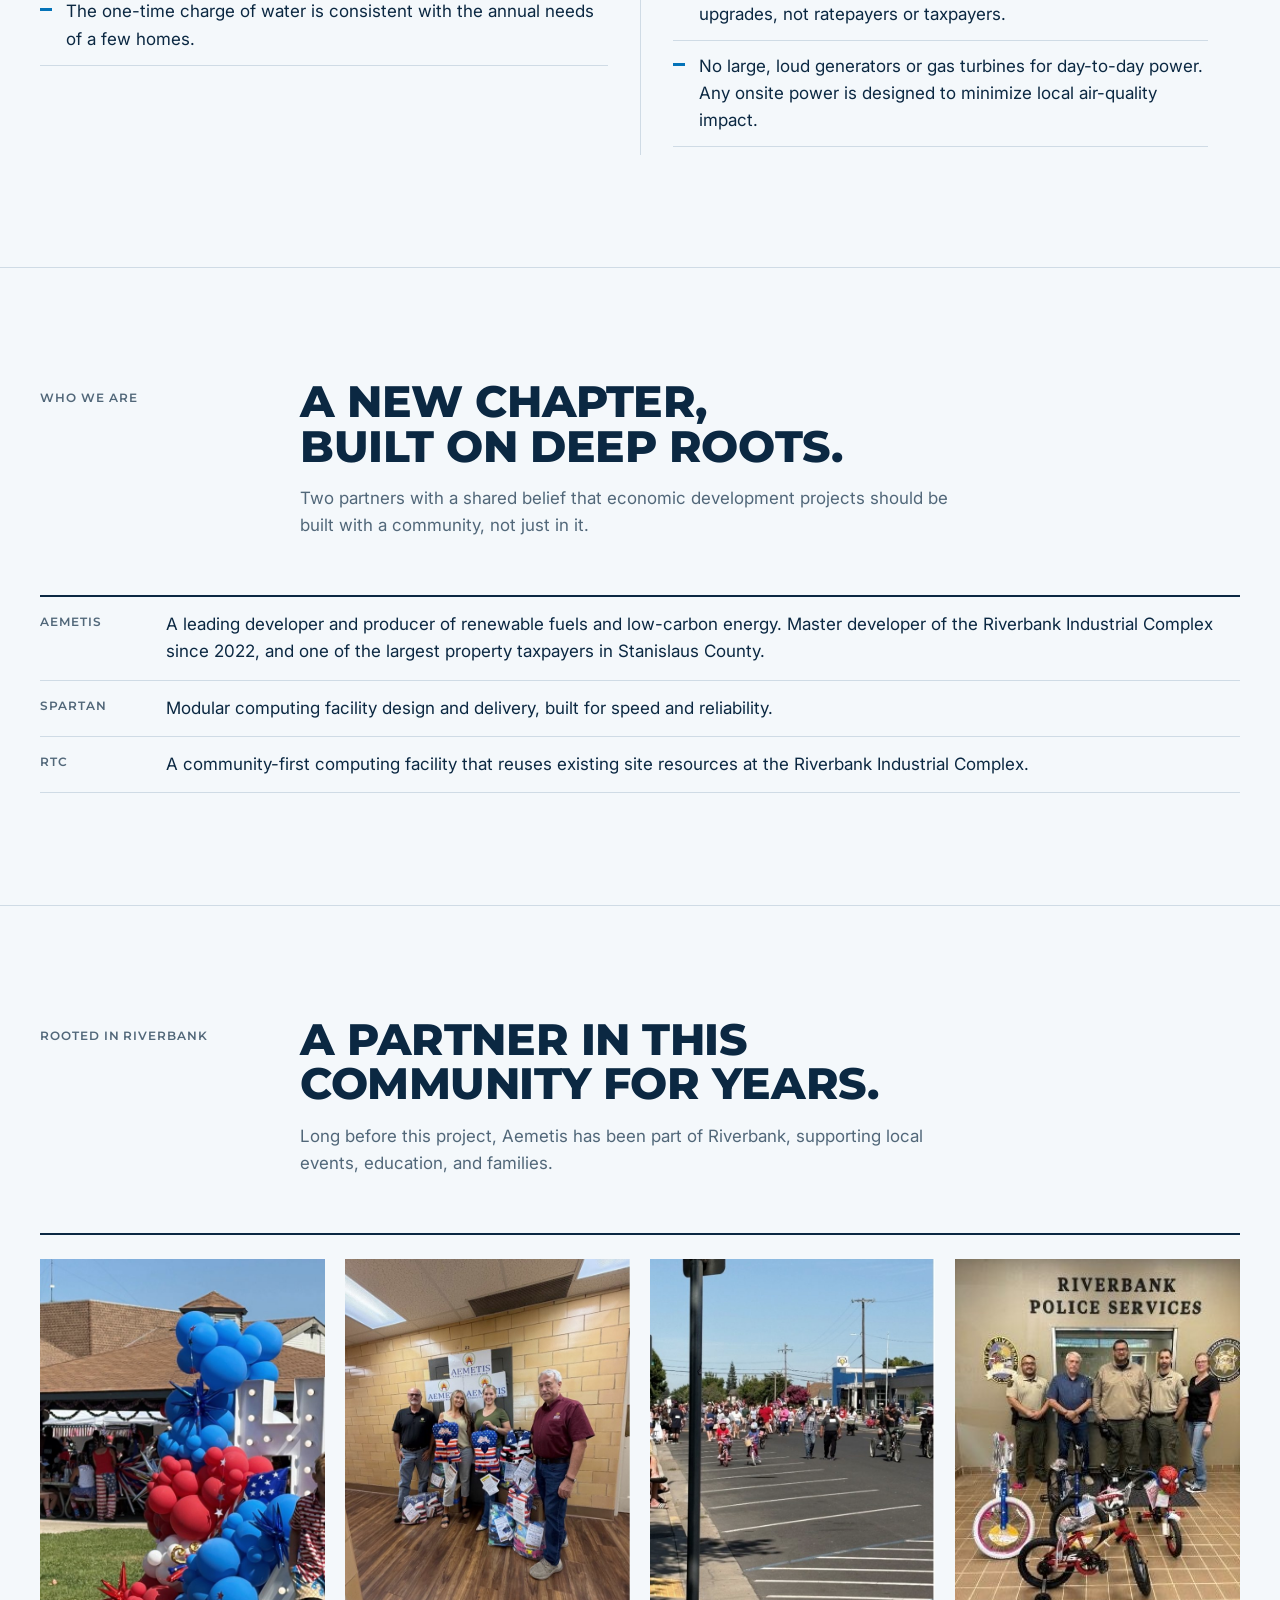
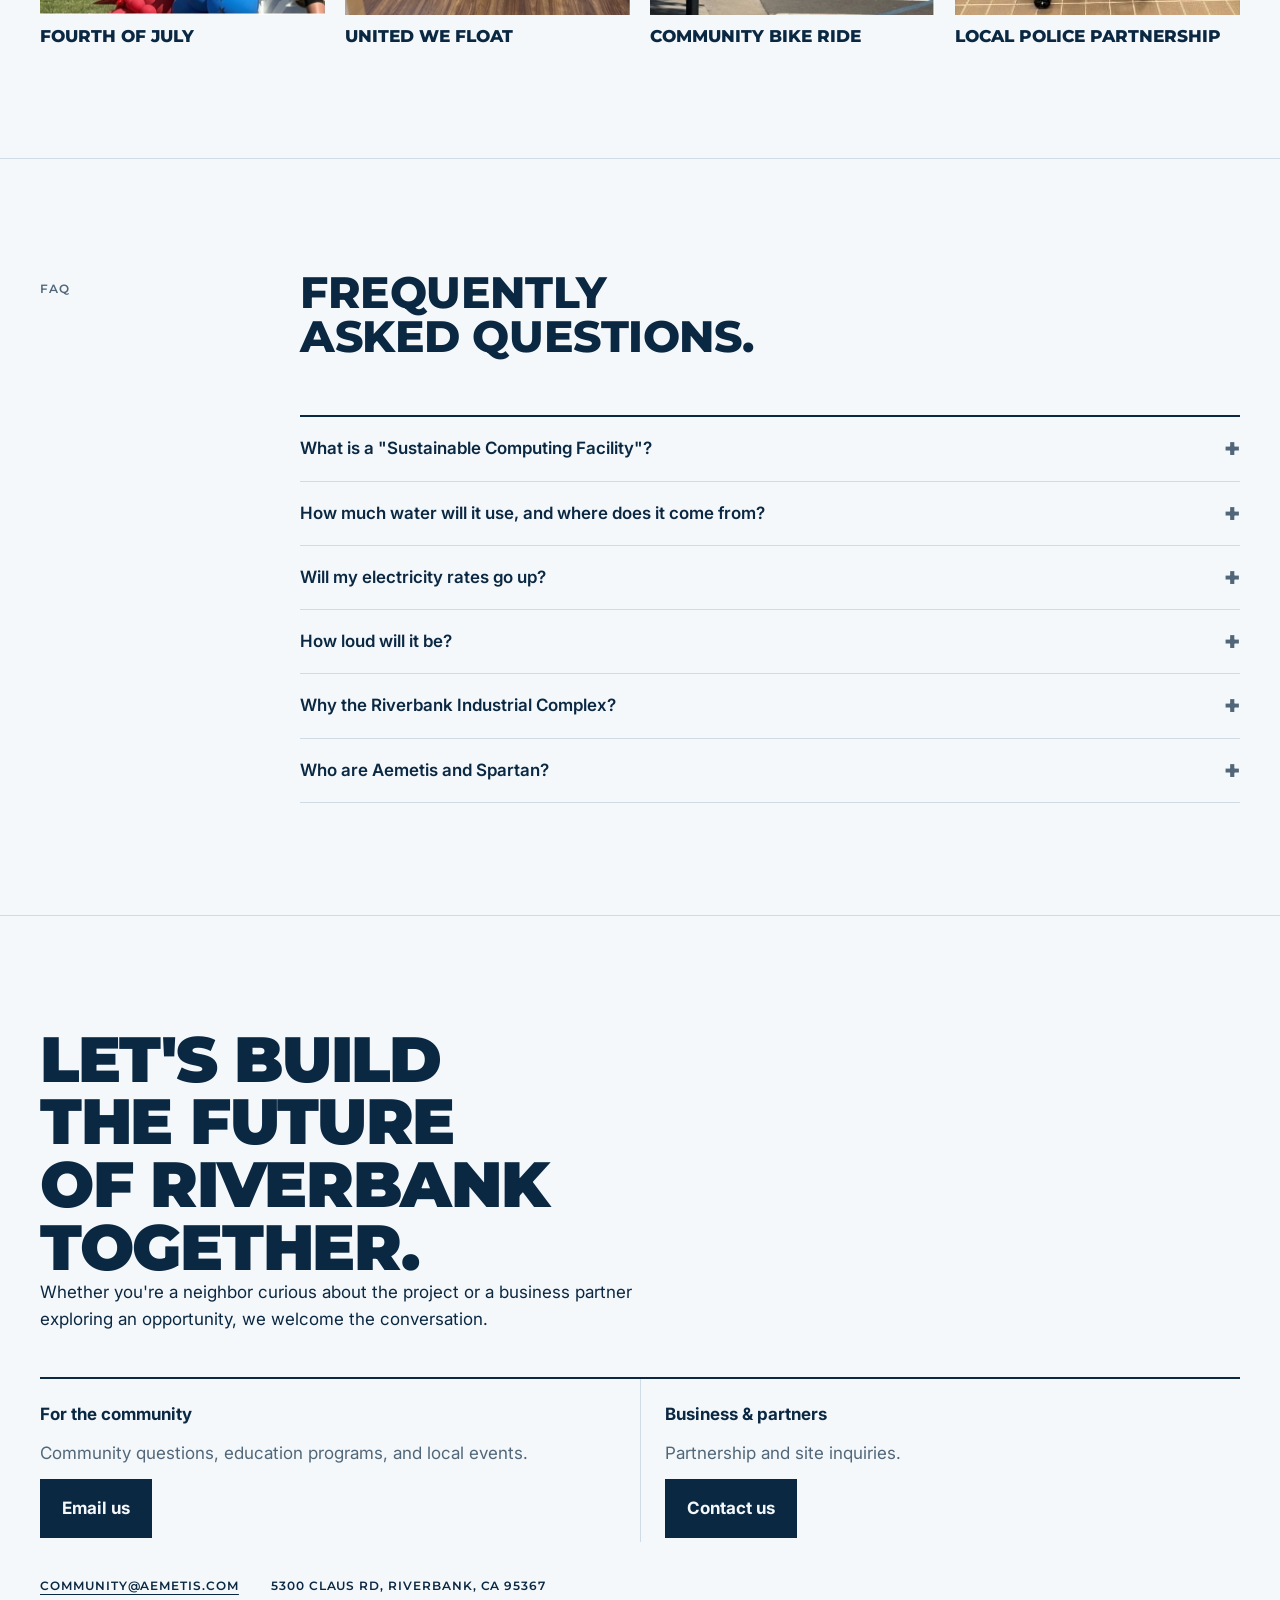
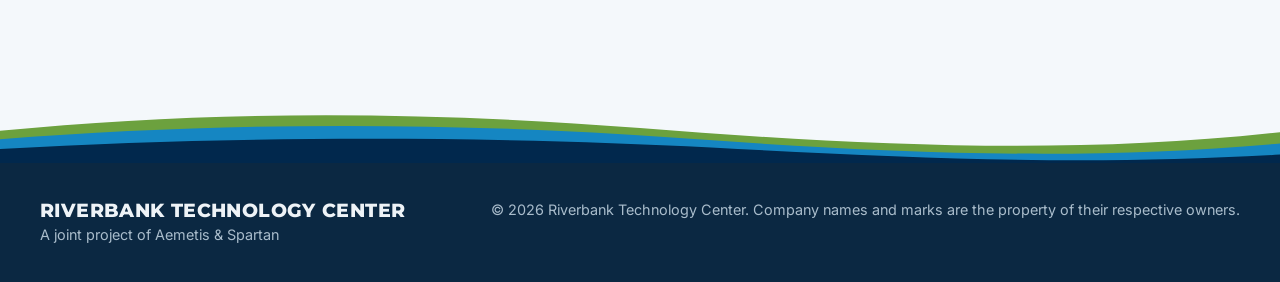
<file: previews/b-industrial/index.html>
<!doctype html>
<html lang="en">
<head>
<meta charset="utf-8">
<meta name="viewport" content="width=device-width, initial-scale=1, viewport-fit=cover">
<title>Riverbank Technology Center</title>
<meta name="description" content="Riverbank Technology Center: computing inside existing buildings at the Riverbank Industrial Complex. No Riverbank city water, no strain on the local grid, no turbines or generators running.">
<link rel="preconnect" href="https://fonts.googleapis.com">
<link rel="preconnect" href="https://fonts.gstatic.com" crossorigin>
<link rel="stylesheet" href="https://fonts.googleapis.com/css2?family=Montserrat:wght@600;700;800;900&family=Inter:wght@400;500;600;700&display=swap">
<style>
/* Layout: industrial spec-sheet. Dark "plant" bands with technical linework, ruled ledgers instead of cards, safety-yellow used only for markings. */
:root {
  --paper: #f4f8fb;
  --paper-2: #e6eef4;
  --ink: #0b2842;
  --ink-2: #516779;
  --rule: #cfdbe5;
  --river: #0473b8;
  --hv: #6ca13e;
  --band: #0b2842;
  --band-2: #12365a;
  --on-band: #eef3f7;
  --on-band-2: #a9bccb;
  --band-rule: #24486b;
  --display: "Montserrat", "Arial Black", sans-serif;
  --body: "Inter", "Helvetica Neue", Arial, sans-serif;
  --mono: "Montserrat", "Helvetica Neue", Arial, sans-serif;
}
@media (prefers-color-scheme: dark) { :root:not([data-theme="light"]) {
  --paper: #0a1a2b; --paper-2: #10243a; --ink: #e9f0f6; --ink-2: #a3b6c6; --rule: #22394f; --river: #6cb8e6; --band: #061321; --band-2: #0d2135; --band-rule: #1f3a55; color-scheme: dark;
} }
:root[data-theme="dark"] {
  --paper: #0a1a2b; --paper-2: #10243a; --ink: #e9f0f6; --ink-2: #a3b6c6; --rule: #22394f; --river: #6cb8e6; --band: #061321; --band-2: #0d2135; --band-rule: #1f3a55; color-scheme: dark;
}

*, *::before, *::after { box-sizing: border-box; }
html { scroll-behavior: smooth; scroll-padding-top: 72px; }
@media (prefers-reduced-motion: reduce) { html { scroll-behavior: auto; } }
body { margin: 0; background: var(--paper); color: var(--ink); font: 400 17px/1.6 var(--body); -webkit-font-smoothing: antialiased; }
a { color: inherit; text-decoration-thickness: 1px; text-underline-offset: 4px; }
:focus-visible { outline: 3px solid var(--hv); outline-offset: 3px; }
p { margin: 0; }
h1, h2, h3 { margin: 0; text-wrap: balance; }
.wrap { width: min(1200px, 100% - 32px); margin-inline: auto; }
.mono { font: 600 .74rem/1.4 var(--mono); letter-spacing: .08em; text-transform: uppercase; }
.sr-only { position: absolute; width: 1px; height: 1px; overflow: hidden; clip: rect(0 0 0 0); }

/* concept label */
.concept { background: var(--hv); color: #0b2842; padding-block: 8px; text-align: center; }

/* header */
.top { position: sticky; top: env(safe-area-inset-top, 0px); z-index: 20; background: var(--band); color: var(--on-band); border-bottom: 1px solid var(--band-rule); }
.top .wrap { display: flex; align-items: center; justify-content: space-between; gap: 16px; min-height: 60px; }
.mark { display: flex; align-items: baseline; gap: 12px; text-decoration: none; }
.mark b { font: 800 1.35rem/1 var(--display); letter-spacing: .02em; text-transform: uppercase; }
.mark span { color: var(--on-band-2); }
.nav { display: flex; gap: 26px; align-items: center; }
.nav a { text-decoration: none; font-weight: 500; font-size: .93rem; color: var(--on-band); }
.nav a:hover { color: var(--hv); }
.nav .ask { white-space: nowrap; border: 1.5px solid var(--hv); color: var(--hv); padding: 6px 14px; }
.nav .ask:hover { background: var(--hv); color: #0b2842; }
@media (max-width: 920px) { .nav a:not(.ask) { display: none; } .mark span { display: none; } }

/* hero */
.hero { background: var(--band); color: var(--on-band); padding-block: clamp(40px, 6vw, 72px) 0; overflow: hidden; }
.hero .status { color: var(--hv); display: flex; gap: 10px; align-items: center; flex-wrap: wrap; }
.hero .status i { width: 9px; height: 9px; background: var(--hv); display: inline-block;  }
@keyframes blink { 50% { opacity: .2; } }
@media (prefers-reduced-motion: reduce) { .hero .status i { animation: none; } }
.hero h1 { font: 900 clamp(2.4rem, 6vw, 5.2rem)/.98 var(--display); text-transform: uppercase; letter-spacing: -.02em; margin: 22px 0 26px; max-width: 13ch; }
.hero h1 em { font-style: normal; color: var(--hv); }
.hero-row { display: grid; grid-template-columns: minmax(0, 1.3fr) minmax(0, 1fr); gap: 32px 56px; align-items: end; }
.hero .lede { font-size: 1.12rem; color: var(--on-band-2); max-width: 54ch; }
.hero .lede strong { color: var(--on-band); font-weight: 600; }
.ctas { display: flex; flex-wrap: wrap; gap: 12px; }
.btn { display: inline-flex; align-items: center; gap: 10px; font-weight: 700; text-decoration: none; padding: 14px 20px; border: 2px solid var(--hv); background: var(--hv); color: #0b2842; }
.btn:hover { background: transparent; color: var(--hv); }
.btn.line { background: transparent; color: var(--on-band); border-color: var(--band-rule); }
.btn.line:hover { border-color: var(--hv); color: var(--hv); }
.btn.dark { background: var(--ink); border-color: var(--ink); color: var(--paper); }
.btn.dark:hover { background: transparent; color: var(--ink); }
@media (max-width: 860px) { .hero-row { grid-template-columns: 1fr; } }

.drawing { margin-top: clamp(32px, 5vw, 56px); overflow-x: auto; }
.cutaway { display: block; width: 100%; min-width: 680px; height: auto; }
.cutaway .hatch { stroke: var(--band-rule); stroke-width: 1.5; }
.cutaway .ln-strong { stroke: var(--on-band-2); stroke-width: 1.5; }
.cutaway .fill-road, .plan .fill-road { fill: var(--band-rule); }
.cutaway .bldg { fill: var(--band-2); stroke: var(--on-band-2); stroke-width: 1.5; }
.cutaway .roof { fill: var(--band-2); stroke: var(--on-band-2); stroke-width: 1.5; stroke-linejoin: round; }
.cutaway .glaze { stroke: var(--on-band-2); stroke-width: 1; stroke-dasharray: 2 4; }
.cutaway .rack { fill: var(--band); stroke: var(--river); stroke-width: 1.5; }
.cutaway .rack-ln { stroke: var(--river); stroke-width: 1.5; }
.cutaway .chiller { fill: var(--band); stroke: var(--on-band-2); stroke-width: 1.5; }
.cutaway .fan { fill: none; stroke: var(--on-band-2); stroke-width: 1.2; }
.cutaway .loop { fill: none; stroke: #1586c2; stroke-width: 3; stroke-dasharray: 10 6;  }
.cutaway .loop-ret { animation-direction: reverse; opacity: .7; }
@keyframes flow { to { stroke-dashoffset: -32; } }
@media (prefers-reduced-motion: reduce) { .cutaway .loop { animation: none; } }
.cutaway .well { stroke: #1586c2; stroke-width: 3; }
.cutaway .dim, .plan .dim { stroke: var(--hv); stroke-width: 1.5; }
.cutaway .leader { fill: none; stroke: var(--hv); stroke-width: 1; }
.fill-hv { fill: var(--hv); }
.cutaway .lbl { font: 600 11.5px var(--mono); letter-spacing: .06em; fill: var(--on-band-2); }
.cutaway .lbl-hv { fill: var(--on-band); }

/* sections */
.sec { padding-block: clamp(64px, 9vw, 112px); border-top: 1px solid var(--rule); }
.sec-head { display: grid; grid-template-columns: 220px minmax(0, 1fr); gap: 16px 40px; margin-bottom: clamp(32px, 5vw, 56px); }
.sec-head .mono { color: var(--ink-2); padding-top: 10px; }
.sec-head h2 { font: 800 clamp(1.8rem, 3.4vw, 2.8rem)/1.02 var(--display); text-transform: uppercase; letter-spacing: -.01em; max-width: 20ch; }
.sec-head p:not(.mono) { grid-column: 2; color: var(--ink-2); max-width: 60ch; font-size: 1.06rem; }
.body-col { margin-left: calc(220px + 40px); }
@media (max-width: 820px) { .sec-head { grid-template-columns: 1fr; } .sec-head p:not(.mono) { grid-column: 1; } .body-col { margin-left: 0; } }

/* zero ledger */
.zeros { display: grid; grid-template-columns: repeat(3, minmax(0, 1fr)); border-top: 2px solid var(--ink); }
.zeros > div { padding: 22px 24px 28px 0; border-bottom: 1px solid var(--rule); display: grid; gap: 8px; align-content: start; }
.zeros > div + div { padding-left: 24px; border-left: 1px solid var(--rule); }
.zeros .n { font: 900 clamp(3rem, 5.6vw, 4.6rem)/.9 var(--display); letter-spacing: -.03em; white-space: nowrap; font-variant-numeric: tabular-nums; }
.zeros .u { font: 800 1.05rem/1.15 var(--display); text-transform: uppercase; }
.zeros p { color: var(--ink-2); font-size: .97rem; max-width: 34ch; }
.gains .n { color: var(--river); }
@media (max-width: 760px) { .zeros { grid-template-columns: 1fr; } .zeros > div + div { padding-left: 0; border-left: 0; } }
.zeros + .zeros { margin-top: 40px; }
.money .zeros { grid-template-columns: repeat(2, minmax(0, 1fr)); }
@media (max-width: 760px) { .money .zeros { grid-template-columns: 1fr; } }

/* compare */
.versus { overflow-x: auto; }
.versus table { width: 100%; min-width: 640px; border-collapse: collapse; }
.versus th, .versus td { text-align: left; vertical-align: top; padding: 16px 20px 16px 0; border-bottom: 1px solid var(--rule); }
.versus thead th { border-bottom: 2px solid var(--ink); }
.versus tbody th { width: 20%; font-weight: 700; }
.versus td.them { color: var(--ink-2); width: 38%; }
.versus td.us { font-weight: 600; position: relative; padding-left: 26px; }
.versus td.us::before { content: ""; position: absolute; left: 0; top: 24px; width: 12px; height: 3px; background: var(--hv); }
.versus thead .us-h { padding-left: 26px; }

/* commitments */
.commit { list-style: none; margin: 0; padding: 0; border-top: 2px solid var(--ink); counter-reset: c; }
.commit li { counter-increment: c; display: grid; grid-template-columns: 80px minmax(0, 1fr); align-items: center; gap: 12px 28px; padding-block: 22px; border-bottom: 1px solid var(--rule); }
.commit li::before { content: counter(c, decimal-leading-zero); font: 800 2rem/1 var(--display); color: var(--ink-2); }
.commit h3 { font-size: 1.06rem; font-weight: 700; line-height: 1.35; }
.commit p { color: var(--ink-2); font-size: .97rem; }
.commit .proof { font-size: .93rem; color: var(--ink); }
.commit .proof .mono { display: block; color: var(--river); margin-bottom: 4px; }
@media (max-width: 900px) { .commit li { grid-template-columns: 56px minmax(0, 1fr); } .commit li > :not(h3) { grid-column: 2; } }
.after { margin-top: 28px; }

/* site */
.site-grid { display: grid; grid-template-columns: minmax(0, 1fr) minmax(0, 1.3fr); gap: 40px 56px; align-items: start; }
.facts-list { margin: 0; display: grid; }
.facts-list div { display: grid; grid-template-columns: 110px minmax(0, 1fr); gap: 16px; padding-block: 14px; border-bottom: 1px solid var(--rule); }
.facts-list div:first-child { border-top: 2px solid var(--ink); }
.facts-list dt { color: var(--ink-2); padding-top: 3px; }
.facts-list dd { margin: 0; }
.plan-fig { margin: 0; }
.plan { width: 100%; height: auto; display: block; background: var(--paper-2); }
.plan .gridln { fill: none; stroke: var(--rule); stroke-width: .6; }
.plan .bound { fill: none; stroke: var(--ink-2); stroke-width: 1.2; stroke-dasharray: 7 5; }
.plan .other rect { fill: var(--paper); stroke: var(--ink-2); stroke-width: 1; }
.plan .rtc { fill: var(--ink); }
.plan .plan-rtc { font: 900 34px var(--display); fill: var(--paper); }
.plan .lbl { font: 600 11px var(--mono); letter-spacing: .06em; fill: var(--ink-2); }
.plan .lbl-inv { fill: var(--paper); }
.plan .lbl-strong { fill: #0b2842; }
.plan .tag { fill: var(--hv); }
.plan .fill-ink { fill: var(--ink); }
.plan-fig figcaption { margin-top: 10px; color: var(--ink-2); }
.maplink { display: inline-block; margin-top: 22px; font-weight: 600; }
@media (max-width: 860px) { .site-grid { grid-template-columns: 1fr; } }

/* water & power */
.wp { display: grid; grid-template-columns: repeat(2, minmax(0, 1fr)); gap: 0; border-top: 2px solid var(--ink); }
.wp > div { padding: 26px 32px 8px 0; }
.wp > div + div { padding-left: 32px; border-left: 1px solid var(--rule); }
.wp h3 { font: 800 1.4rem/1 var(--display); text-transform: uppercase; margin-bottom: 18px; }
.wp ul { list-style: none; margin: 0; padding: 0; }
.wp li { padding: 12px 0 12px 26px; border-bottom: 1px solid var(--rule); position: relative; }
.wp li::before { content: ""; position: absolute; left: 0; top: 22px; width: 12px; height: 3px; background: var(--river); }
@media (max-width: 760px) { .wp { grid-template-columns: 1fr; } .wp > div + div { padding-left: 0; border-left: 0; } }

/* money band */
.money { background: var(--band); color: var(--on-band); border-top: 0; }
.money .sec-head .mono { color: var(--on-band-2); }
.money .sec-head p { color: var(--on-band-2); }
.money .zeros { border-top-color: var(--hv); }
.money .zeros > div { border-color: var(--band-rule); }
.money .zeros .n { color: var(--hv); }
.money .zeros p { color: var(--on-band-2); }

/* process */
.steps { list-style: none; margin: 0; padding: 0; display: grid; grid-template-columns: repeat(6, minmax(0, 1fr)); border-top: 2px solid var(--ink); }
.steps li { padding: 18px 16px 0 0; position: relative; }
.steps li::before { content: ""; position: absolute; top: -8px; left: 0; width: 14px; height: 14px; background: var(--paper); border: 2px solid var(--ink-2); }
.steps li.done::before { background: var(--ink); border-color: var(--ink); }
.steps li.now::before { background: var(--hv); border-color: var(--hv); width: 18px; height: 18px; top: -10px; }
.steps .mono { color: var(--ink-2); }
.steps li.now .mono { color: var(--ink); }
.steps h3 { font-size: 1rem; font-weight: 700; margin-top: 6px; line-height: 1.35; }
.steps p { color: var(--ink-2); font-size: .92rem; margin-top: 6px; }
.steps li.now { background: linear-gradient(var(--paper-2), var(--paper-2)) no-repeat 0 0 / calc(100% - 8px) 100%; padding-left: 14px; padding-bottom: 16px; }
.steps li.now::before { left: 0; }
@media (max-width: 900px) {
  .steps { grid-template-columns: 1fr; border-top: 0; border-left: 2px solid var(--ink); }
  .steps li { padding: 0 0 22px 22px; }
  .steps li::before { left: -8px; top: 4px; }
  .steps li.now::before { left: -10px; top: 2px; }
  .steps li.now { padding: 12px 12px 14px 22px; margin-bottom: 22px; background-size: 100% 100%; }
}

/* community */
.events { display: grid; grid-template-columns: repeat(4, minmax(0, 1fr)); gap: 20px; border-top: 2px solid var(--ink); padding-top: 24px; }
.events img { aspect-ratio: 4 / 5; object-fit: cover; }
.events figcaption { display: grid; gap: 2px; margin-top: 12px; }
.events b { font: 800 1.05rem/1.1 var(--display); text-transform: uppercase; }
.events .mono { color: var(--ink-2); }
@media (max-width: 860px) { .events { grid-template-columns: repeat(2, minmax(0, 1fr)); } }

/* photos */
.photo { margin: 0; }
.photo img { display: block; width: 100%; max-width: 100%; height: auto; filter: saturate(.92); }
.photo figcaption.mono { margin-top: 10px; color: var(--ink-2); }
.photo.wide { margin-bottom: 40px; }
.photo.wide img { aspect-ratio: 16 / 7; object-fit: cover; }

/* faq */
.faq-grid { display: grid; grid-template-columns: minmax(0, 1fr); border-top: 2px solid var(--ink); }
.faq-grid details { border-bottom: 1px solid var(--rule); }
.faq-grid summary { list-style: none; cursor: pointer; display: grid; grid-template-columns: minmax(0, 1fr) 28px; gap: 16px; padding-block: 18px; font-weight: 600; font-size: 1.06rem; }
.faq-grid summary::-webkit-details-marker { display: none; }
.faq-grid summary::after { content: "+"; font: 800 1.7rem/1 var(--display); color: var(--ink-2); text-align: right; }
.faq-grid details[open] summary::after { content: "\2013"; }
.faq-grid details p { color: var(--ink-2); padding-bottom: 20px; max-width: 70ch; }
.faq-more { margin-top: 22px; color: var(--ink-2); }

/* contact */
.contact h2 { font: 900 clamp(2.2rem, 5vw, 4.2rem)/.98 var(--display); text-transform: uppercase; letter-spacing: -.02em; max-width: 16ch; }
.contact-row { display: grid; grid-template-columns: repeat(2, minmax(0, 1fr)); margin-top: 44px; border-top: 2px solid var(--ink); }
.contact-row > div { padding: 22px 24px 4px 0; display: grid; gap: 12px; align-content: start; justify-items: start; }
.contact-row > div + div { padding-left: 24px; border-left: 1px solid var(--rule); }
.contact-row h3 { font-size: 1.06rem; }
.contact-row p { color: var(--ink-2); }
.addr { margin-top: 36px; display: flex; flex-wrap: wrap; gap: 8px 32px; }
@media (max-width: 820px) { .contact-row { grid-template-columns: 1fr; } .contact-row > div + div { padding-left: 0; border-left: 0; border-top: 1px solid var(--rule); } }

footer { background: var(--band); color: var(--on-band-2); padding-block: 36px; font-size: .9rem; }
footer .wrap { display: flex; flex-wrap: wrap; gap: 12px 40px; justify-content: space-between; }
footer b { color: var(--on-band); font: 800 1.2rem var(--display); text-transform: uppercase; letter-spacing: .02em; }

/* Brand wordmark and labels, from the RTC social media flyer */
.wm { display: inline-flex; flex-direction: column; justify-content: center; gap: 5px; padding-left: 12px; border-left: 3px solid #4c9225; text-decoration: none; color: var(--wm, #0b2842); line-height: 1; }
.wm b { font: 900 1.3rem/1 "Montserrat", sans-serif; text-transform: uppercase; letter-spacing: .01em; }
.wm small { font: 600 .62rem/1 "Montserrat", sans-serif; text-transform: uppercase; letter-spacing: .3em; opacity: .85; }
</style>
</head>
<body>


<header class="top">
  <div class="wrap">
    <a class="wm" style="--wm:#ffffff" href="#top" aria-label="Riverbank Technology Center, home"><b>Riverbank</b><small>Technology Center</small></a>
    <nav class="nav" aria-label="Primary">
      <a href="#numbers">The numbers</a>
      <a href="#commitments">Commitments</a>
      <a href="#site">The project</a>
      <a href="#water-power">Sustainability</a>
      <a href="#faq">FAQ</a>
      <a class="ask" href="#contact">Contact</a>
    </nav>
  </div>
</header>

<main>
<section class="hero" id="top">
  <div class="wrap">
    <p class="mono status"><i aria-hidden="true"></i> Riverbank Industrial Complex &middot; Riverbank, California</p>
    <h1>Computing inside existing buildings.</h1>
    <div class="hero-row">
      <p class="lede">Riverbank Technology Center is a joint project between Aemetis and Spartan, establishing the first Sustainable Computing Facility in the US inside existing buildings at the Riverbank Industrial Complex. <strong>No Riverbank city water. No strain on the local grid. No turbines or generators running.</strong></p>
      <div class="ctas">
        <a class="btn" href="#numbers">About the project</a>
        <a class="btn line" href="https://www.riverbanktc.com/assets/RTC-Responsible-Development-Commitments.pdf">Commitments PDF</a>
      </div>
    </div>
    <div class="drawing"><svg class="cutaway" viewBox="0 0 1200 440" role="img" aria-labelledby="cutT cutD"><title id="cutT">Simplified illustration of the facility</title><desc id="cutD">Illustration, not to scale and not the actual site layout. The street on the left. More than 200 feet back is an existing industrial building with computing equipment inside. Air-cooled chillers on a closed loop, with a one-time charge of recycled water from on-site wells. No turbines or generators running.</desc>
<defs><pattern id="hatch" width="8" height="8" patternUnits="userSpaceOnUse" patternTransform="rotate(45)"><line x1="0" y1="0" x2="0" y2="8" class="hatch"/></pattern><marker id="ar" viewBox="0 0 10 10" refX="5" refY="5" markerWidth="7" markerHeight="7" orient="auto-start-reverse"><path d="M0 0L10 5L0 10z" class="fill-hv"/></marker></defs>
<rect x="0" y="370" width="1200" height="70" fill="url(#hatch)"/>
<line x1="0" y1="370" x2="1200" y2="370" class="ln-strong"/>
<rect x="20" y="362" width="120" height="8" class="fill-road"/>
<text x="80" y="400" class="lbl" text-anchor="middle">STREET</text>
<rect x="300" y="200" width="660" height="170" class="bldg"/>
<polyline points="300,200 300,154 360,200 360,200 360,154 420,200 420,200 420,154 480,200 480,200 480,154 540,200 540,200 540,154 600,200 600,200 600,154 660,200 660,200 660,154 720,200 720,200 720,154 780,200 780,200 780,154 840,200 840,200 840,154 900,200 900,200 900,154 960,200" class="roof"/>
<line x1="300" y1="200" x2="300" y2="154" class="glaze"/>
<line x1="360" y1="200" x2="360" y2="154" class="glaze"/>
<line x1="420" y1="200" x2="420" y2="154" class="glaze"/>
<line x1="480" y1="200" x2="480" y2="154" class="glaze"/>
<line x1="540" y1="200" x2="540" y2="154" class="glaze"/>
<line x1="600" y1="200" x2="600" y2="154" class="glaze"/>
<line x1="660" y1="200" x2="660" y2="154" class="glaze"/>
<line x1="720" y1="200" x2="720" y2="154" class="glaze"/>
<line x1="780" y1="200" x2="780" y2="154" class="glaze"/>
<line x1="840" y1="200" x2="840" y2="154" class="glaze"/>
<line x1="900" y1="200" x2="900" y2="154" class="glaze"/>
<rect x="340" y="260" width="34" height="110" class="rack"/>
<line x1="346" y1="272" x2="368" y2="272" class="rack-ln"/>
<line x1="346" y1="289" x2="368" y2="289" class="rack-ln"/>
<line x1="346" y1="306" x2="368" y2="306" class="rack-ln"/>
<line x1="346" y1="323" x2="368" y2="323" class="rack-ln"/>
<line x1="346" y1="340" x2="368" y2="340" class="rack-ln"/>
<line x1="346" y1="357" x2="368" y2="357" class="rack-ln"/>
<rect x="392" y="260" width="34" height="110" class="rack"/>
<line x1="398" y1="272" x2="420" y2="272" class="rack-ln"/>
<line x1="398" y1="289" x2="420" y2="289" class="rack-ln"/>
<line x1="398" y1="306" x2="420" y2="306" class="rack-ln"/>
<line x1="398" y1="323" x2="420" y2="323" class="rack-ln"/>
<line x1="398" y1="340" x2="420" y2="340" class="rack-ln"/>
<line x1="398" y1="357" x2="420" y2="357" class="rack-ln"/>
<rect x="444" y="260" width="34" height="110" class="rack"/>
<line x1="450" y1="272" x2="472" y2="272" class="rack-ln"/>
<line x1="450" y1="289" x2="472" y2="289" class="rack-ln"/>
<line x1="450" y1="306" x2="472" y2="306" class="rack-ln"/>
<line x1="450" y1="323" x2="472" y2="323" class="rack-ln"/>
<line x1="450" y1="340" x2="472" y2="340" class="rack-ln"/>
<line x1="450" y1="357" x2="472" y2="357" class="rack-ln"/>
<rect x="496" y="260" width="34" height="110" class="rack"/>
<line x1="502" y1="272" x2="524" y2="272" class="rack-ln"/>
<line x1="502" y1="289" x2="524" y2="289" class="rack-ln"/>
<line x1="502" y1="306" x2="524" y2="306" class="rack-ln"/>
<line x1="502" y1="323" x2="524" y2="323" class="rack-ln"/>
<line x1="502" y1="340" x2="524" y2="340" class="rack-ln"/>
<line x1="502" y1="357" x2="524" y2="357" class="rack-ln"/>
<rect x="548" y="260" width="34" height="110" class="rack"/>
<line x1="554" y1="272" x2="576" y2="272" class="rack-ln"/>
<line x1="554" y1="289" x2="576" y2="289" class="rack-ln"/>
<line x1="554" y1="306" x2="576" y2="306" class="rack-ln"/>
<line x1="554" y1="323" x2="576" y2="323" class="rack-ln"/>
<line x1="554" y1="340" x2="576" y2="340" class="rack-ln"/>
<line x1="554" y1="357" x2="576" y2="357" class="rack-ln"/>
<rect x="600" y="260" width="34" height="110" class="rack"/>
<line x1="606" y1="272" x2="628" y2="272" class="rack-ln"/>
<line x1="606" y1="289" x2="628" y2="289" class="rack-ln"/>
<line x1="606" y1="306" x2="628" y2="306" class="rack-ln"/>
<line x1="606" y1="323" x2="628" y2="323" class="rack-ln"/>
<line x1="606" y1="340" x2="628" y2="340" class="rack-ln"/>
<line x1="606" y1="357" x2="628" y2="357" class="rack-ln"/>
<rect x="652" y="260" width="34" height="110" class="rack"/>
<line x1="658" y1="272" x2="680" y2="272" class="rack-ln"/>
<line x1="658" y1="289" x2="680" y2="289" class="rack-ln"/>
<line x1="658" y1="306" x2="680" y2="306" class="rack-ln"/>
<line x1="658" y1="323" x2="680" y2="323" class="rack-ln"/>
<line x1="658" y1="340" x2="680" y2="340" class="rack-ln"/>
<line x1="658" y1="357" x2="680" y2="357" class="rack-ln"/>
<rect x="704" y="260" width="34" height="110" class="rack"/>
<line x1="710" y1="272" x2="732" y2="272" class="rack-ln"/>
<line x1="710" y1="289" x2="732" y2="289" class="rack-ln"/>
<line x1="710" y1="306" x2="732" y2="306" class="rack-ln"/>
<line x1="710" y1="323" x2="732" y2="323" class="rack-ln"/>
<line x1="710" y1="340" x2="732" y2="340" class="rack-ln"/>
<line x1="710" y1="357" x2="732" y2="357" class="rack-ln"/>
<rect x="756" y="260" width="34" height="110" class="rack"/>
<line x1="762" y1="272" x2="784" y2="272" class="rack-ln"/>
<line x1="762" y1="289" x2="784" y2="289" class="rack-ln"/>
<line x1="762" y1="306" x2="784" y2="306" class="rack-ln"/>
<line x1="762" y1="323" x2="784" y2="323" class="rack-ln"/>
<line x1="762" y1="340" x2="784" y2="340" class="rack-ln"/>
<line x1="762" y1="357" x2="784" y2="357" class="rack-ln"/>
<rect x="808" y="260" width="34" height="110" class="rack"/>
<line x1="814" y1="272" x2="836" y2="272" class="rack-ln"/>
<line x1="814" y1="289" x2="836" y2="289" class="rack-ln"/>
<line x1="814" y1="306" x2="836" y2="306" class="rack-ln"/>
<line x1="814" y1="323" x2="836" y2="323" class="rack-ln"/>
<line x1="814" y1="340" x2="836" y2="340" class="rack-ln"/>
<line x1="814" y1="357" x2="836" y2="357" class="rack-ln"/>
<rect x="860" y="260" width="34" height="110" class="rack"/>
<line x1="866" y1="272" x2="888" y2="272" class="rack-ln"/>
<line x1="866" y1="289" x2="888" y2="289" class="rack-ln"/>
<line x1="866" y1="306" x2="888" y2="306" class="rack-ln"/>
<line x1="866" y1="323" x2="888" y2="323" class="rack-ln"/>
<line x1="866" y1="340" x2="888" y2="340" class="rack-ln"/>
<line x1="866" y1="357" x2="888" y2="357" class="rack-ln"/>
<rect x="1000" y="314" width="66" height="56" class="chiller"/>
<circle cx="1018" cy="332" r="11" class="fan"/><circle cx="1048" cy="332" r="11" class="fan"/>
<rect x="1080" y="314" width="66" height="56" class="chiller"/>
<circle cx="1098" cy="332" r="11" class="fan"/><circle cx="1128" cy="332" r="11" class="fan"/>
<path d="M357 252 V230 H1113 V310" class="loop"/>
<path d="M1033 310 V242 H900" class="loop loop-ret"/>
<line x1="1160" y1="370" x2="1160" y2="434" class="well"/><rect x="1152" y="356" width="16" height="14" class="chiller"/>
<line x1="140" y1="330" x2="300" y2="330" class="dim" marker-start="url(#ar)" marker-end="url(#ar)"/>
<text x="220.0" y="320" class="lbl lbl-hv" text-anchor="middle">200+ FT</text>
<polyline points="420,170 420,66 440,66" class="leader"/>
<circle cx="420" cy="170" r="3.5" class="fill-hv"/>
<text x="446" y="60" class="lbl lbl-hv" text-anchor="start">EXISTING INDUSTRIAL BUILDING</text>
<text x="446" y="76" class="lbl" text-anchor="start">not new construction</text>
<polyline points="700,310 700,106 720,106" class="leader"/>
<circle cx="700" cy="310" r="3.5" class="fill-hv"/>
<text x="726" y="100" class="lbl lbl-hv" text-anchor="start">COMPUTING INDOORS</text>
<text x="726" y="116" class="lbl" text-anchor="start">200+ ft from the street</text>
<polyline points="1050,230 1050,46 870,46" class="leader"/>
<circle cx="1050" cy="230" r="3.5" class="fill-hv"/>
<text x="864" y="40" class="lbl lbl-hv" text-anchor="end">CLOSED WATER LOOP</text>
<text x="864" y="56" class="lbl" text-anchor="end">one-time charge of water</text>
<polyline points="1160,356 1160,106 1180,106" class="leader"/>
<circle cx="1160" cy="356" r="3.5" class="fill-hv"/>
<text x="1174" y="100" class="lbl lbl-hv" text-anchor="end">ON-SITE WELLS</text>
<text x="1174" y="116" class="lbl" text-anchor="end">recycled, non-potable</text>
<text x="1046" y="400" class="lbl" text-anchor="middle">LOW-DECIBEL CHILLERS</text>
<text x="630" y="400" class="lbl" text-anchor="middle">NO TURBINES OR GENERATORS RUNNING</text>
</svg><p class="mono" style="font-size:.72rem;color:var(--on-band-2);margin:10px 0 0">Simplified illustration. Not to scale and not the actual site layout.</p></div>
  </div>
</section>

<section class="sec" id="numbers">
  <div class="wrap">
    <div class="sec-head">
      <p class="mono">The numbers</p>
      <h2>The project.</h2>
    </div>
    <div class="zeros">
      <div><span class="n">0</span><span class="u">Continuous water usage for cooling</span><p>A closed-loop system needs a one-time charge of recycled, non-drinkable industrial water from existing on-site wells. No City of Riverbank drinking water is used.</p></div>
      <div><span class="n">37</span><span class="u">Existing tenants, RTC is one</span><p>The SCF will be one of 37 existing tenants at the Riverbank Industrial Complex: a modular, medium-sized computing facility, not a mega data center.</p></div>
      <div><span class="n">200+</span><span class="u">Feet from the street</span><p>All computing equipment will be housed indoors in existing large industrial buildings, with no unsightly new structures built for computing.</p></div>
    </div>
  </div>
</section>

<section class="sec money" id="benefits">
  <div class="wrap">
    <div class="sec-head">
      <p class="mono">Expected local impact</p>
      <h2>Expected local impact.</h2>
      <p>Meaningful, sustained property tax revenue that funds schools, local governments, fire protection, libraries, and parks.</p>
    </div>
    <div class="zeros">
      <div><span class="n">Increased</span><span class="u">Property tax revenue</span><p>New property tax revenue for Stanislaus County &amp; Riverbank, funding local schools.</p></div>
      <div><span class="n">100s</span><span class="u">Construction jobs</span><p>Hundreds of construction jobs, plus lasting local service jobs.</p></div>
    </div>
  </div>
</section>

<section class="sec" id="scf">
  <div class="wrap">
    <div class="sec-head">
      <p class="mono">A new standard</p>
      <h2>A Sustainable Computing Facility.</h2>
      <p>Economic development that adds jobs, repeatable tax revenues, and a sustainable project that doesn't pollute or deplete natural resources. RTC is the first project built to the SCF standard.</p>
    </div>
    <div class="versus">
      <table>
        <caption class="sr-only">The five parts of the Sustainable Computing Facility standard</caption>
        <thead><tr><th scope="col" class="mono">&nbsp;</th><th scope="col" class="mono us-h">The SCF standard</th></tr></thead>
        <tbody>
          <tr><th scope="row">Water</th><td class="us">Zero continuous water usage for cooling. A one-time charge of water consistent with the annual needs of a few homes, from recycled on-site non-potable water.</td></tr>
          <tr><th scope="row">Power</th><td class="us">Sourced from non-local utility power production, using existing grid and transmission capacity already built to serve the site.</td></tr>
          <tr><th scope="row">Buildings</th><td class="us">Reuse of existing industrial buildings, avoiding the need for new construction.</td></tr>
          <tr><th scope="row">Land</th><td class="us">Industrially-zoned land, not farmland or land that could be used to build housing.</td></tr>
          <tr><th scope="row">Tax revenue</th><td class="us">Large, recurring local property tax revenue.</td></tr>
        </tbody>
      </table>
    </div>
  </div>
</section>

<section class="sec" id="commitments">
  <div class="wrap">
    <div class="sec-head">
      <p class="mono">Responsible development</p>
      <h2>How we will plan, build, and operate.</h2>
      <p>Published for our neighbors, Riverbank city leaders, and Stanislaus County officials: seven commitments that govern this project from design through daily operation.</p>
    </div>
    <ol class="commit">
      <li><h3>Protect the local grid and electricity rates</h3></li>
      <li><h3>Use water responsibly</h3></li>
      <li><h3>Keep operations clean and quiet</h3></li>
      <li><h3>Design with neighbors in mind, on existing industrial land</h3></li>
      <li><h3>Engage regularly with the community</h3></li>
      <li><h3>Explain community benefits clearly</h3></li>
      <li><h3>Follow through on our commitments</h3></li>
    </ol>
    <div class="after"><a class="btn dark" href="https://www.riverbanktc.com/assets/RTC-Responsible-Development-Commitments.pdf">Download the full PDF</a></div>
  </div>
</section>

<section class="sec" id="site">
  <div class="wrap">
    <div class="sec-head">
      <p class="mono">The project</p>
      <h2>Inside the Riverbank Industrial Complex.</h2>
      <p>A modern computing facility built to house high-performance computing, inside existing buildings that once supported an aluminum smelter and U.S. Army ammunition casings production. Aemetis has been master developer of the complex since 2022.</p>
    </div>
    <figure class="photo wide">
      <img src="../../img/aerial.jpg" alt="Aerial view of the Riverbank Industrial Complex: long industrial buildings, rail lines, and parking, with farmland beyond" width="2000" height="1120" loading="lazy">
      <figcaption class="mono">The Riverbank Industrial Complex</figcaption>
    </figure>
    <div class="site-grid">
      <div>
        <dl class="facts-list">
          <div><dt class="mono">Reuse</dt><dd>Existing industrial buildings, not new construction.</dd></div>
          <div><dt class="mono">Setback</dt><dd>All equipment more than 200 feet from the street. All computing equipment housed indoors.</dd></div>
          <div><dt class="mono">Zoning</dt><dd>Already zoned industrial. Not agricultural land or land that could be used for housing.</dd></div>
          <div><dt class="mono">Scale</dt><dd>One of 37 existing tenants. Modular, medium-sized, not a mega data center.</dd></div>
          <div><dt class="mono">Address</dt><dd>5300 Claus Rd, Riverbank, CA 95367</dd></div>
        </dl>
        <a class="maplink" href="https://www.google.com/maps/search/?api=1&amp;query=5300+Claus+Rd+Riverbank+CA+95367">Open in Google Maps &rarr;</a>
      </div>
      <figure class="photo">
        <img src="../../img/interior.jpg" alt="Interior of a large industrial building with high ceilings and equipment on the floor" width="624" height="303" loading="lazy">
        <figcaption class="mono">Inside the Riverbank Industrial Complex</figcaption>
      </figure>
    </div>
  </div>
</section>

<section class="sec" id="water-power">
  <div class="wrap">
    <div class="sec-head">
      <p class="mono">How it runs</p>
      <h2>Water-wise cooling. Clean, quiet power.</h2>
    </div>
    <div class="wp">
      <div>
        <h3>Water</h3>
        <ul>
          <li>Zero continuous water usage for cooling.</li>
          <li>Recycled, non-drinkable industrial water drawn from existing on-site wells, paired with closed-loop, air-cooled chillers.</li>
          <li>No City of Riverbank drinking water, and no agricultural water supplies.</li>
          <li>The one-time charge of water is consistent with the annual needs of a few homes.</li>
        </ul>
      </div>
      <div>
        <h3>Power</h3>
        <ul>
          <li>Sourced from outside the Riverbank area, using renewable hydroelectric and other clean power.</li>
          <li>Reuses grid infrastructure originally built for the site's former heavy industry.</li>
          <li>Does not strain local grid capacity or raise electricity costs for Riverbank ratepayers. The project pays for any onsite utility upgrades, not ratepayers or taxpayers.</li>
          <li>No large, loud generators or gas turbines for day-to-day power. Any onsite power is designed to minimize local air-quality impact.</li>
        </ul>
      </div>
    </div>
  </div>
</section>

<section class="sec" id="partners">
  <div class="wrap">
    <div class="sec-head">
      <p class="mono">Who we are</p>
      <h2>A new chapter, built on deep roots.</h2>
      <p>Two partners with a shared belief that economic development projects should be built with a community, not just in it.</p>
    </div>
    <dl class="facts-list">
      <div><dt class="mono">Aemetis</dt><dd>A leading developer and producer of renewable fuels and low-carbon energy. Master developer of the Riverbank Industrial Complex since 2022, and one of the largest property taxpayers in Stanislaus County.</dd></div>
      <div><dt class="mono">Spartan</dt><dd>Modular computing facility design and delivery, built for speed and reliability.</dd></div>
      <div><dt class="mono">RTC</dt><dd>A community-first computing facility that reuses existing site resources at the Riverbank Industrial Complex.</dd></div>
    </dl>
  </div>
</section>

<section class="sec">
  <div class="wrap">
    <div class="sec-head">
      <p class="mono">Rooted in Riverbank</p>
      <h2>A partner in this community for years.</h2>
      <p>Long before this project, Aemetis has been part of Riverbank, supporting local events, education, and families.</p>
    </div>
    <div class="events">
      <figure class="photo"><img src="../../img/fourth-of-july.jpg" alt="Children walking past red, white, and blue balloons at an outdoor Fourth of July celebration" width="1000" height="754" loading="lazy"><figcaption><b>Fourth of July</b></figcaption></figure>
      <figure class="photo"><img src="../../img/united-we-float.jpg" alt="Four people holding children's life jackets in front of Aemetis signs" width="674" height="900" loading="lazy"><figcaption><b>United We Float</b></figcaption></figure>
      <figure class="photo"><img src="../../img/bike-ride.jpg" alt="Children and adults riding bikes and walking down a street" width="677" height="900" loading="lazy"><figcaption><b>Community Bike Ride</b></figcaption></figure>
      <figure class="photo"><img src="../../img/police-bikes.jpg" alt="A group standing with children's bikes under a Riverbank Police Services sign" width="272" height="363" loading="lazy"><figcaption><b>Local Police Partnership</b></figcaption></figure>
    </div>
  </div>
</section>

<section class="sec" id="faq">
  <div class="wrap">
    <div class="sec-head">
      <p class="mono">FAQ</p>
      <h2>Frequently asked questions.</h2>
    </div>
    <div class="body-col">
      <div class="faq-grid">
        <details><summary>What is a "Sustainable Computing Facility"?</summary><p>Economic development that adds jobs, repeatable tax revenues, and a sustainable project that doesn't pollute or deplete natural resources: zero continuous water usage for cooling, sustainable power sourcing, reuse of existing industrial buildings, industrially-zoned land, and large, recurring local tax revenue. RTC is the first project built to the SCF standard.</p></details>
        <details><summary>How much water will it use, and where does it come from?</summary><p>There is zero continuous water usage for cooling. The closed-loop system needs a one-time charge of water consistent with the annual needs of a few homes: recycled, non-drinkable industrial water drawn from existing on-site wells, not municipal drinking or agricultural water supplies.</p></details>
        <details><summary>Will my electricity rates go up?</summary><p>RTC does not strain local grid capacity or raise electricity costs for Riverbank ratepayers. The project will pay for any onsite utility upgrades the facility requires, not ratepayers or taxpayers.</p></details>
        <details><summary>How loud will it be?</summary><p>All computing equipment will be housed indoors in existing large industrial buildings, more than 200 feet from the street. There are no large, loud generators or gas turbines for day-to-day power, and low-decibel chillers keep noise below the levels already allowed by the industrial setting.</p></details>
        <details><summary>Why the Riverbank Industrial Complex?</summary><p>An SCF puts underused industrial property to work, rather than converting farmland or land that could be used to build housing. The site already has existing industrial buildings and grid infrastructure originally built for its former heavy industry.</p></details>
        <details><summary>Who are Aemetis and Spartan?</summary><p>Aemetis is a leading developer and producer of renewable fuels and low-carbon energy, and has been master developer of the Riverbank Industrial Complex since 2022. Spartan designs and delivers modular computing facilities.</p></details>
      </div>
    </div>
  </div>
</section>

<section class="sec contact" id="contact">
  <div class="wrap">
    <h2>Let's build the future of Riverbank together.</h2>
    <p style="max-width:60ch">Whether you're a neighbor curious about the project or a business partner exploring an opportunity, we welcome the conversation.</p>
    <div class="contact-row">
      <div><h3>For the community</h3><p>Community questions, education programs, and local events.</p><a class="btn dark" href="mailto:Community@aemetis.com?subject=RTC%20community%20question">Email us</a></div>
      <div><h3>Business &amp; partners</h3><p>Partnership and site inquiries.</p><a class="btn dark" href="mailto:Community@aemetis.com?subject=RTC%20partnership%20inquiry">Contact us</a></div>
    </div>
    <p class="addr mono"><span><a href="mailto:Community@aemetis.com">Community@aemetis.com</a></span><span>5300 Claus Rd, Riverbank, CA 95367</span></p>
  </div>
</section>
</main>

<svg class="waves" viewBox="0 0 1440 80" preserveAspectRatio="none" aria-hidden="true" style="display:block;width:100%;height:56px;margin-bottom:-1px"><path d="M0 34C240 4 480 6 720 30s480 40 720 6V80H0Z" fill="#6ca13e"/><path d="M0 46C260 20 520 22 760 44s460 34 680 8V80H0Z" fill="#1586c2"/><path d="M0 60C280 40 560 42 800 58s420 26 640 10V80H0Z" fill="#01284d"/></svg>
<footer>
  <div class="wrap">
    <p><b>Riverbank Technology Center</b><br>A joint project of Aemetis &amp; Spartan</p>
    <p>&copy; 2026 Riverbank Technology Center. Company names and marks are the property of their respective owners.</p>
  </div>
</footer>
<!-- Preview-only: link back to the hub. Remove when this direction goes live. -->
<a href="../" style="position:fixed;left:16px;bottom:16px;z-index:999;background:#1a1f1c;color:#fff;font:600 13px/1 system-ui,sans-serif;padding:10px 14px;border-radius:999px;text-decoration:none;box-shadow:0 6px 20px rgba(0,0,0,.3)">&larr; All previews</a>
</body>
</html>
</file>
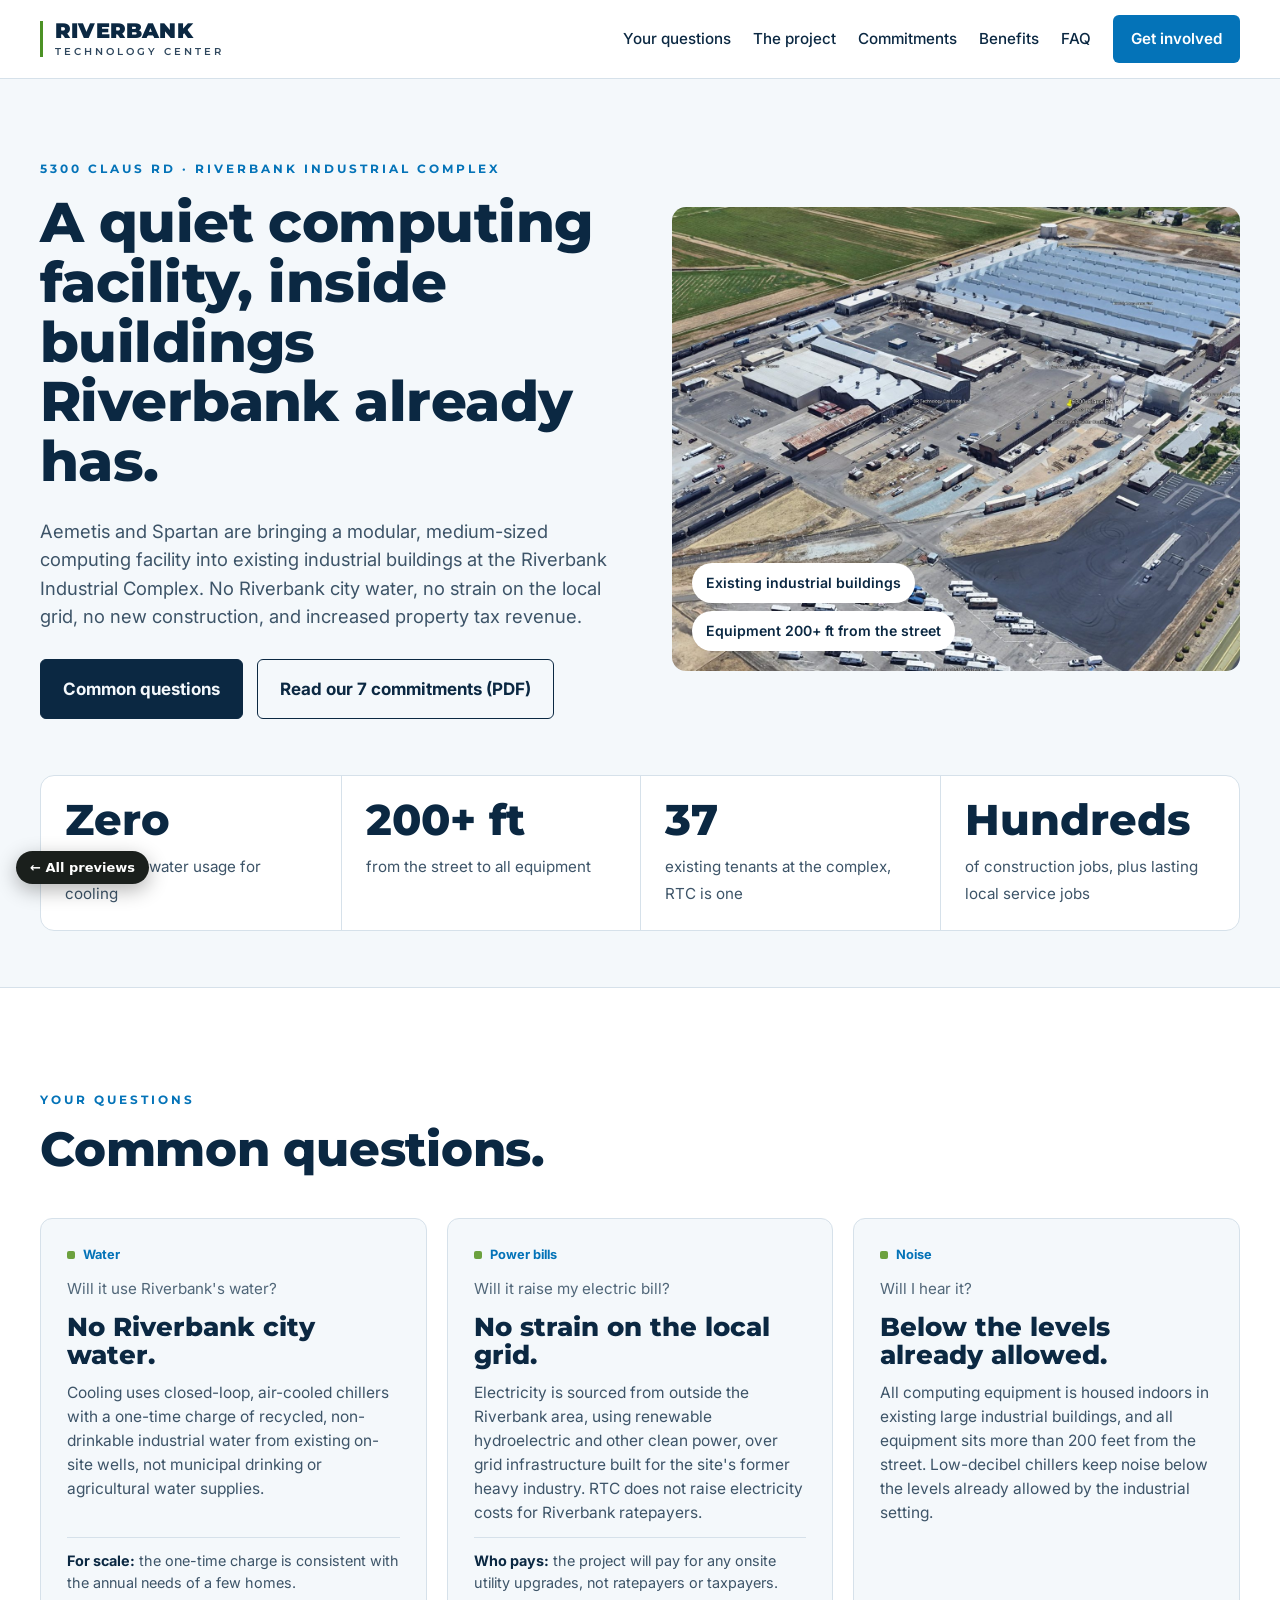
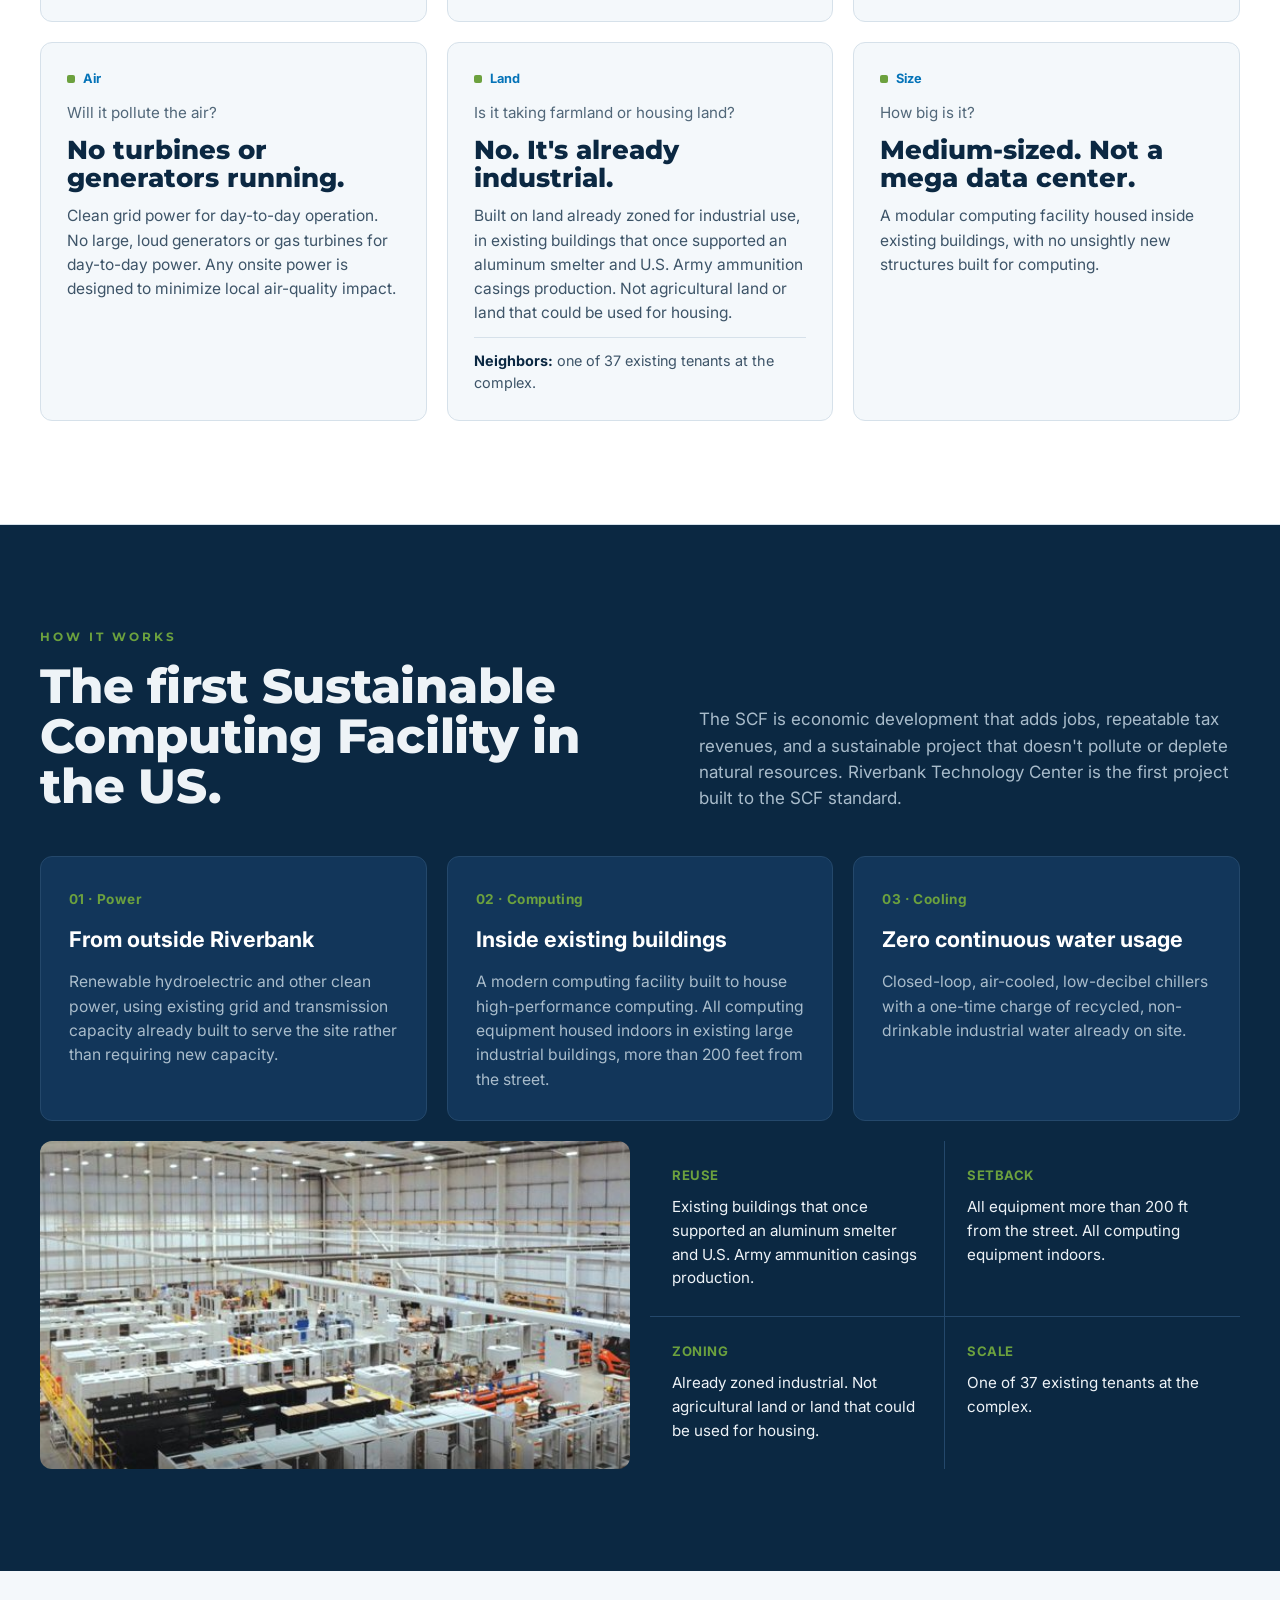
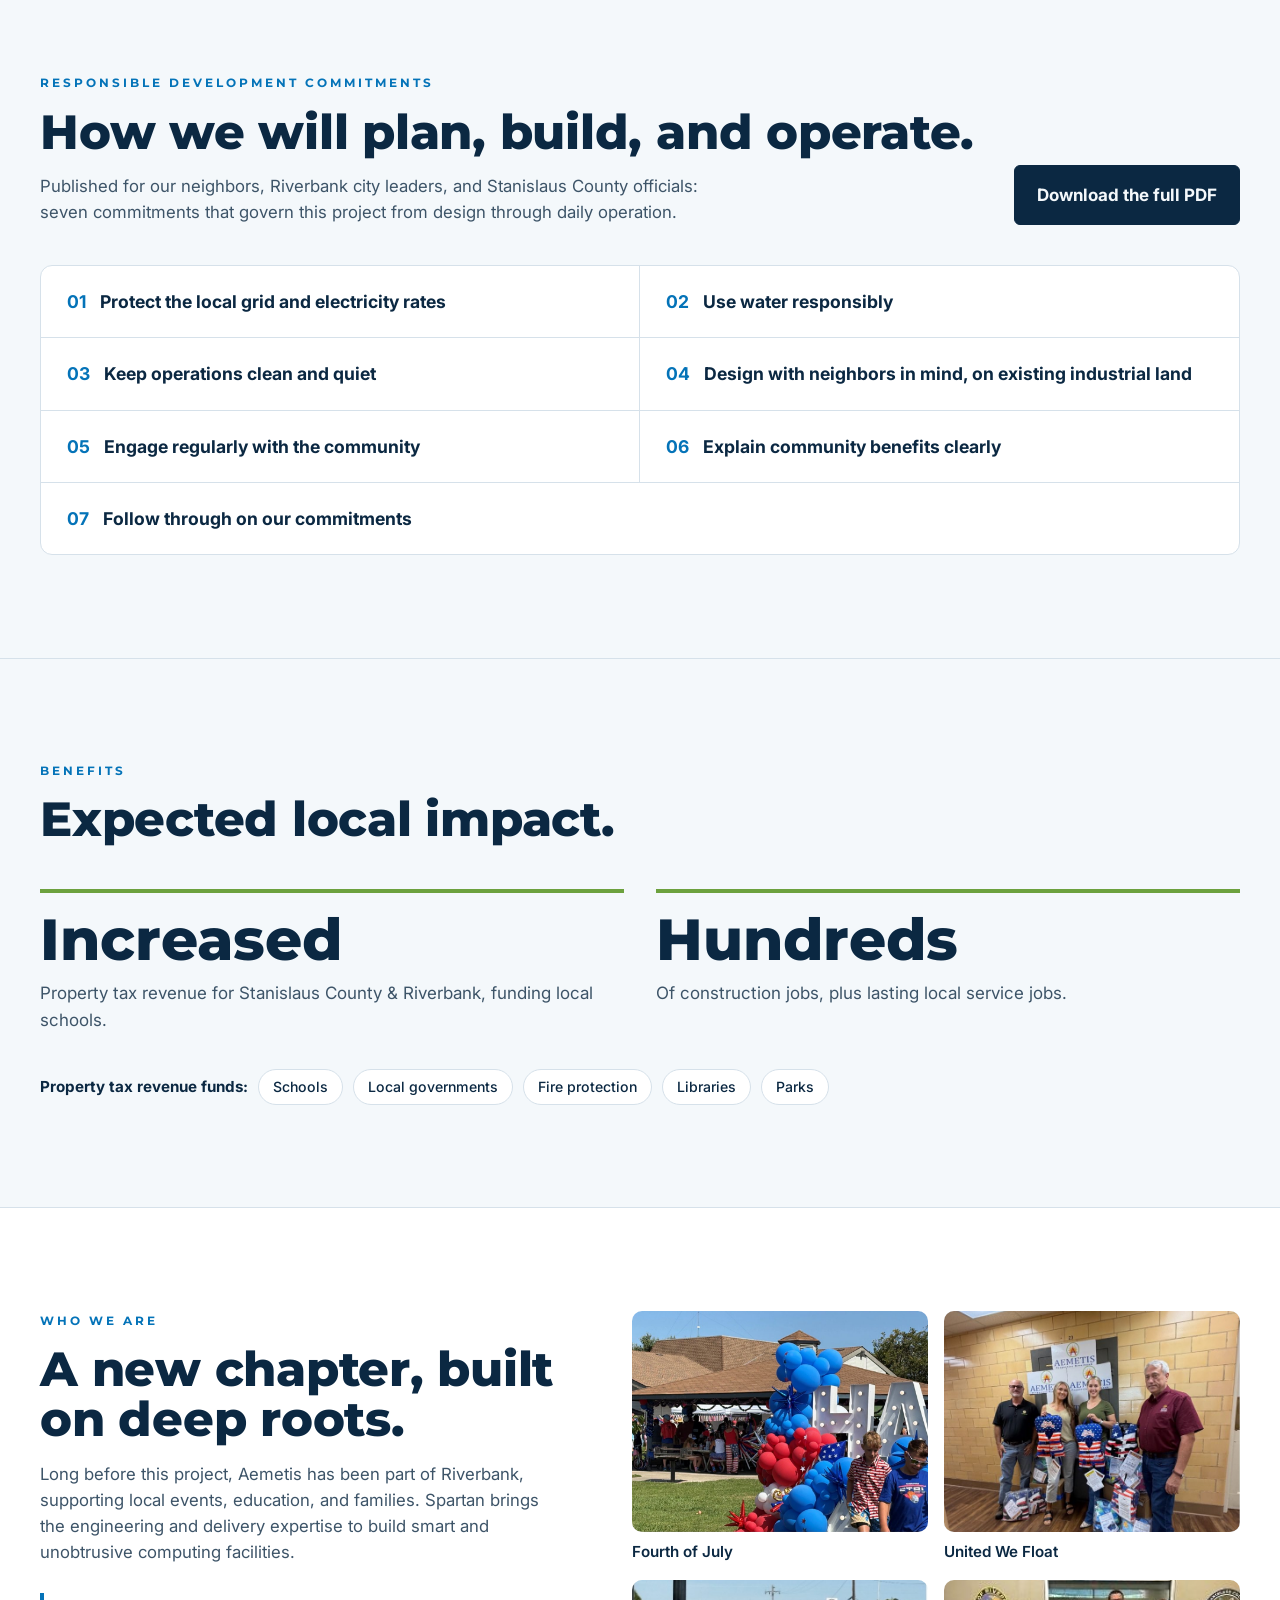
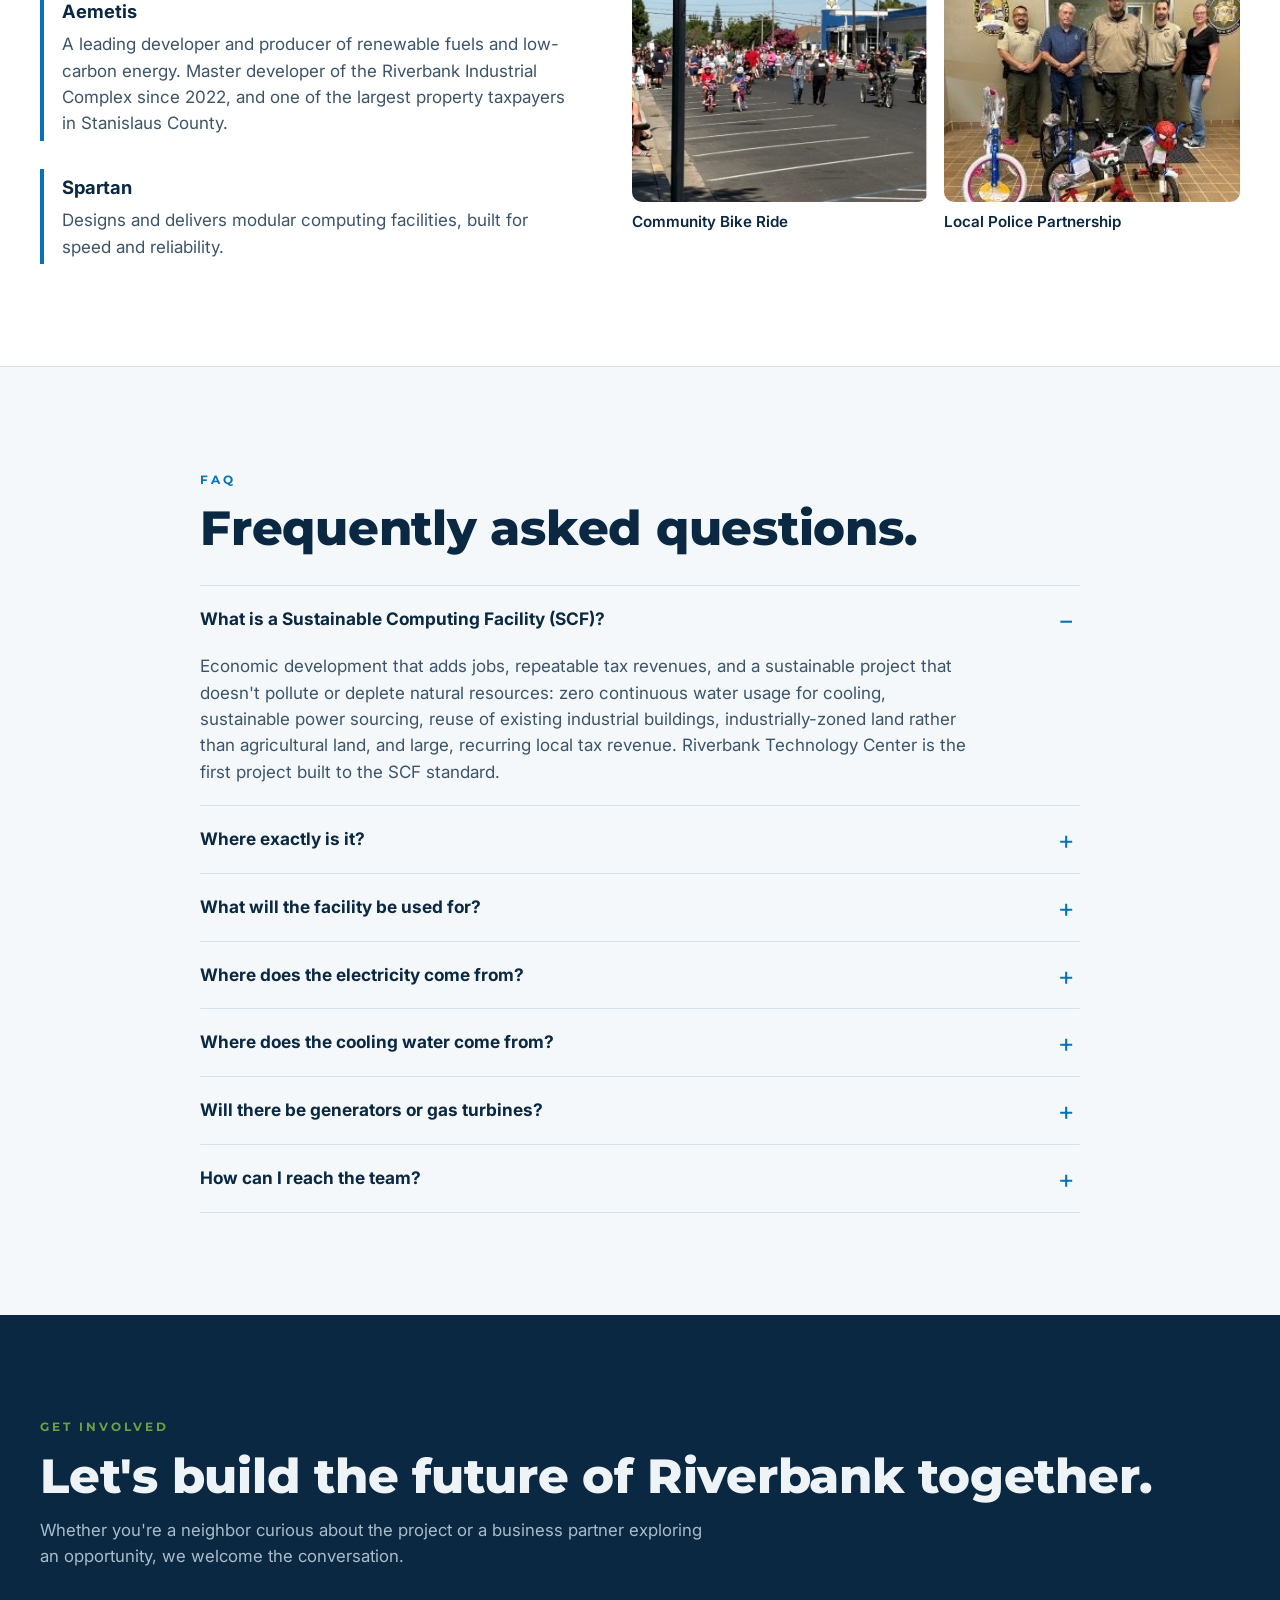
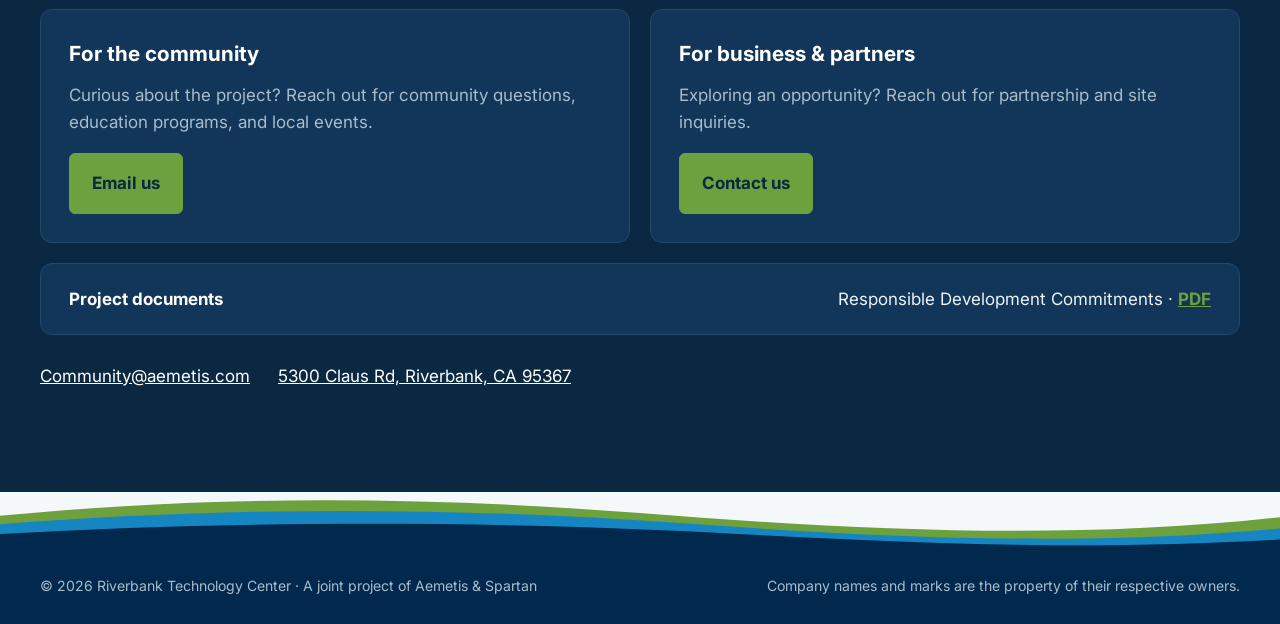
<file: previews/d-straight-answers/index.html>
<!doctype html>
<html lang="en">
<head>
<meta charset="utf-8">
<meta name="viewport" content="width=device-width, initial-scale=1">
<title>Riverbank Technology Center</title>
<meta name="description" content="Riverbank Technology Center: a modular, medium-sized computing facility inside existing buildings at the Riverbank Industrial Complex. No Riverbank city water, no strain on the local grid, no turbines or generators running.">
<link rel="preconnect" href="https://fonts.googleapis.com">
<link rel="preconnect" href="https://fonts.gstatic.com" crossorigin>
<link rel="stylesheet" href="https://fonts.googleapis.com/css2?family=Montserrat:wght@600;700;800;900&family=Inter:wght@400;500;600;700&display=swap">
<style>
/* Layout: "straight answers". Question-led cards, dark how-it-works band, sun-yellow accents. Based on the uploaded homepage design. */
:root {
  --bg: #f4f8fb;
  --card: #ffffff;
  --soft: #e6eef4;
  --ink: #0b2842;
  --ink-2: #3d5468;
  --ink-3: #516779;
  --rule: #d6e1ea;
  --teal: #0473b8;
  --sun: #6ca13e;
  --band: #0b2842;
  --band-card: #12365a;
  --band-rule: #24486b;
  --on-band: #eef3f7;
  --on-band-2: #a9bccb;
  --display: "Montserrat", "Arial Black", sans-serif;
  --body: "Inter", system-ui, -apple-system, sans-serif;
}
@media (prefers-color-scheme: dark) { :root:not([data-theme="light"]) {
  --bg: #0a1a2b; --card: #13293f; --soft: #10243a; --ink: #e9f0f6; --ink-2: #b4c4d2; --ink-3: #a3b6c6; --rule: #22394f; --teal: #6cb8e6; --band: #061321; --band-card: #0d2135; --band-rule: #1f3a55; color-scheme: dark;
} }
:root[data-theme="dark"] {
  --bg: #0a1a2b; --card: #13293f; --soft: #10243a; --ink: #e9f0f6; --ink-2: #b4c4d2; --ink-3: #a3b6c6; --rule: #22394f; --teal: #6cb8e6; --band: #061321; --band-card: #0d2135; --band-rule: #1f3a55; color-scheme: dark;
}
*, *::before, *::after { box-sizing: border-box; }
html { scroll-behavior: smooth; scroll-padding-top: 90px; }
@media (prefers-reduced-motion: reduce) { html { scroll-behavior: auto; } }
body { margin: 0; background: var(--bg); color: var(--ink); font: 400 17px/1.55 var(--body); -webkit-font-smoothing: antialiased; }
img { max-width: 100%; display: block; }
a { color: var(--teal); }
:focus-visible { outline: 3px solid var(--sun); outline-offset: 2px; }
h1, h2, h3 { margin: 0; }
p { margin: 0; }
.wrap { width: min(1200px, 100% - 32px); margin-inline: auto; }
.sec { padding: clamp(64px, 8vw, 104px) 0; }
.kicker { font-family: var(--display); font-size: .78rem; font-weight: 700; letter-spacing: .24em; text-transform: uppercase; color: var(--teal); margin-bottom: 14px; }
.h2 { font: 800 clamp(2rem, 4vw, 3rem)/1.05 var(--display);  letter-spacing: -.005em; }
.lead { color: var(--ink-2); font-size: 1.05rem; max-width: 62ch; margin-top: 16px; }
.btn { display: inline-flex; align-items: center; justify-content: center; padding: 16px 22px; border-radius: 6px; font-weight: 700; text-decoration: none; background: var(--ink); color: var(--bg); border: 1.5px solid var(--ink); }
.btn:hover { opacity: .9; }
.btn.line { background: transparent; color: var(--ink); }
.sr-only { position: absolute; width: 1px; height: 1px; overflow: hidden; clip: rect(0 0 0 0); white-space: nowrap; }

/* Header */
.top { position: sticky; top: 0; z-index: 30; background: var(--card); border-bottom: 1px solid var(--rule); }
.top .wrap { display: flex; align-items: center; justify-content: space-between; gap: 16px; min-height: 78px; }
.brand { display: flex; align-items: center; gap: 12px; color: var(--ink); text-decoration: none; }
.brand .mark { width: 40px; height: 40px; border-radius: 8px; background: #0b2842; color: #fff; display: grid; place-items: center; font: 800 17px/1 var(--display);  letter-spacing: .02em; }
.brand b { display: block; font-size: 1.08rem; }
.brand small { display: block; font-size: .82rem; color: var(--ink-3); }
.nav { display: flex; align-items: center; gap: 22px; }
.nav a { color: var(--ink); text-decoration: none; font-weight: 500; font-size: .95rem; }
.nav a:hover { color: var(--teal); }
.nav .cta { background: var(--teal); color: #fff; padding: 12px 18px; border-radius: 6px; font-weight: 600; }
.nav .cta:hover { color: #fff; opacity: .9; }
.menu { display: none; background: none; border: 1px solid var(--rule); color: var(--ink); border-radius: 6px; padding: 8px 14px; font: 600 .9rem var(--body); }
@media (max-width: 940px) {
  .menu { display: block; }
  .nav { display: none; position: absolute; top: 100%; left: 0; right: 0; flex-direction: column; align-items: stretch; gap: 0; background: var(--card); border-bottom: 1px solid var(--rule); padding: 6px 16px 18px; }
  .nav.open { display: flex; }
  .nav a { padding: 13px 0; border-bottom: 1px solid var(--rule); }
  .nav .cta { margin-top: 14px; text-align: center; border: 0; }
}

/* Hero */
.hero { padding: clamp(48px, 7vw, 80px) 0 clamp(40px, 6vw, 56px); }
.hero-grid { display: grid; grid-template-columns: 1fr 1fr; gap: clamp(32px, 5vw, 72px); align-items: center; }
.hero h1 { font: 800 clamp(2.3rem, 4.4vw, 3.6rem)/1.06 var(--display);  letter-spacing: -.01em; margin-bottom: 26px; }
.hero .lede { font-size: 1.15rem; color: var(--ink-2); max-width: 54ch; margin-bottom: 28px; }
.ctas { display: flex; flex-wrap: wrap; gap: 14px; }
.hero-photo { position: relative; margin: 0; border-radius: 14px; overflow: hidden; aspect-ratio: 566 / 462; background: var(--soft); }
.hero-photo img { width: 100%; height: 100%; object-fit: cover; }
.chips { position: absolute; left: 20px; bottom: 20px; display: grid; gap: 8px; justify-items: start; }
.chips span { background: #fff; color: #0b2842; font-size: .88rem; font-weight: 600; padding: 9px 14px; border-radius: 999px;  }
@media (max-width: 880px) { .hero-grid { grid-template-columns: 1fr; } }

.stats { display: grid; grid-template-columns: repeat(4, 1fr); margin-top: clamp(40px, 6vw, 56px); background: var(--card); border: 1px solid var(--rule); border-radius: 14px; overflow: hidden; }
.stats div { padding: 22px 24px 24px; border-left: 1px solid var(--rule); }
.stats div:first-child { border-left: 0; }
.stats b { display: block; font: 800 2.7rem/1 var(--display);  margin-bottom: 12px; }
.stats span { color: var(--ink-2); font-size: .95rem; }
@media (max-width: 880px) { .stats { grid-template-columns: 1fr 1fr; } .stats div:nth-child(3) { border-left: 0; } .stats div:nth-child(n+3) { border-top: 1px solid var(--rule); } }
@media (max-width: 460px) { .stats { grid-template-columns: 1fr; } .stats div { border-left: 0; border-top: 1px solid var(--rule); } .stats div:first-child { border-top: 0; } }

/* Your questions */
.qs { background: var(--card); border-top: 1px solid var(--rule); border-bottom: 1px solid var(--rule); }
.qgrid { display: grid; grid-template-columns: repeat(3, 1fr); gap: 20px; margin-top: 44px; }
.q { background: var(--bg); border: 1px solid var(--rule); border-radius: 12px; padding: 26px; display: flex; flex-direction: column; gap: 12px; }
.q .tag { display: inline-flex; align-items: center; gap: 8px; font-size: .8rem; font-weight: 700; color: var(--teal); }
.q .tag::before { content: ""; width: 8px; height: 8px; border-radius: 2px; background: var(--sun); }
.q .ask { color: var(--ink-3); font-size: .95rem; }
.q h3 { font: 800 1.6rem/1.1 var(--display);  }
.q p { color: var(--ink-2); font-size: .97rem; }
.q .foot { margin-top: auto; padding-top: 12px; border-top: 1px solid var(--rule); font-size: .9rem; }
.q .foot b { color: var(--ink); }
@media (max-width: 980px) { .qgrid { grid-template-columns: 1fr 1fr; } }
@media (max-width: 640px) { .qgrid { grid-template-columns: 1fr; } }

/* How it works */
.how { background: var(--band); color: var(--on-band); }
.how .kicker { color: var(--sun); }
.how-head { display: grid; grid-template-columns: 1.1fr 1fr; gap: 24px 64px; align-items: end; }
.how-head p { color: var(--on-band-2); }
.parts { display: grid; grid-template-columns: repeat(3, 1fr); gap: 20px; margin-top: 44px; }
.part { background: var(--band-card); border: 1px solid var(--band-rule); border-radius: 12px; padding: 28px; }
.part .n { font-size: .85rem; font-weight: 700; color: var(--sun); letter-spacing: .03em; }
.part h3 { font-size: 1.35rem; font-weight: 700; margin: 12px 0 14px; color: #fff; }
.part p { color: var(--on-band-2); font-size: .98rem; }
.site { display: grid; grid-template-columns: 1fr 1fr; gap: 20px; margin-top: 20px; }
.site figure { margin: 0; border-radius: 12px; overflow: hidden; background: var(--band-card); }
.site figure img { width: 100%; height: 100%; aspect-ratio: auto; object-fit: cover; min-height: 260px; }
.site figcaption { padding: 10px 16px; font-size: .85rem; color: var(--on-band-2); }
.site dl { margin: 0; display: grid; grid-template-columns: 1fr 1fr; }
.site dl div { padding: 24px 22px; border-bottom: 1px solid var(--band-rule); }
.site dl div:nth-child(odd) { border-right: 1px solid var(--band-rule); }
.site dl div:nth-last-child(-n+2) { border-bottom: 0; }
.site dt { font-size: .82rem; font-weight: 700; color: var(--sun); letter-spacing: .04em; text-transform: uppercase; margin-bottom: 10px; }
.site dd { margin: 0; color: var(--on-band); font-size: .95rem; }
@media (max-width: 900px) { .how-head, .parts, .site { grid-template-columns: 1fr; } }
@media (max-width: 480px) { .site dl { grid-template-columns: 1fr; } .site dl div:nth-child(odd) { border-right: 0; } .site dl div:nth-last-child(2) { border-bottom: 1px solid var(--band-rule); } }

/* Commitments */
.c-head { display: flex; flex-wrap: wrap; gap: 24px; align-items: end; justify-content: space-between; }
.commit { list-style: none; padding: 0; margin: 40px 0 0; counter-reset: c; display: grid; grid-template-columns: 1fr 1fr; background: var(--card); border: 1px solid var(--rule); border-radius: 12px; overflow: hidden; }
.commit li { counter-increment: c; display: flex; gap: 14px; align-items: baseline; padding: 22px 26px; border-bottom: 1px solid var(--rule); font-weight: 700; font-size: 1.1rem; }
.commit li:nth-child(odd) { border-right: 1px solid var(--rule); }
.commit li:last-child { grid-column: 1 / -1; border-right: 0; border-bottom: 0; }
.commit li::before { content: counter(c, decimal-leading-zero); color: var(--teal); font-weight: 700; }
@media (max-width: 720px) { .commit { grid-template-columns: 1fr; } .commit li:nth-child(odd) { border-right: 0; } }

/* Benefits */
.money { border-top: 1px solid var(--rule); }
.money-grid { display: grid; grid-template-columns: repeat(2, 1fr); gap: 32px; margin-top: 44px; }
.money-grid div { border-top: 4px solid var(--sun); padding-top: 18px; }
.money-grid b { display: block; font: 800 clamp(2.6rem, 5vw, 3.6rem)/1 var(--display);  margin-bottom: 12px; }
.money-grid b small { font-size: .45em; font-weight: 700; }
.money-grid span { color: var(--ink-2); }
.funds { display: flex; flex-wrap: wrap; align-items: center; gap: 10px; margin-top: 36px; font-weight: 700; font-size: .95rem; }
.funds span { font-weight: 500; background: var(--card); border: 1px solid var(--rule); border-radius: 999px; padding: 6px 14px; font-size: .88rem; }
@media (max-width: 760px) { .money-grid { grid-template-columns: 1fr; } }

/* Who we are */
.who { background: var(--card); border-top: 1px solid var(--rule); border-bottom: 1px solid var(--rule); }
.who-grid { display: grid; grid-template-columns: 1fr 1.15fr; gap: clamp(32px, 5vw, 64px); align-items: start; }
.partner { border-left: 4px solid var(--teal); padding: 4px 0 4px 18px; margin-top: 28px; }
.partner h3 { font-size: 1.15rem; margin-bottom: 6px; }
.partner p { color: var(--ink-2); }
.photos { display: grid; grid-template-columns: 1fr 1fr; gap: 16px; }
.photos figure { margin: 0; }
.photos img { width: 100%; height: auto; aspect-ratio: 4 / 3; object-fit: cover; border-radius: 10px; background: var(--soft); }
.photos figcaption { font-weight: 600; font-size: .95rem; margin-top: 8px; }
@media (max-width: 880px) { .who-grid { grid-template-columns: 1fr; } }

/* FAQ */
.faq { max-width: 880px; }
.faq-list { margin-top: 32px; border-top: 1px solid var(--rule); }
.faq details { border-bottom: 1px solid var(--rule); }
.faq summary { list-style: none; cursor: pointer; padding: 20px 44px 20px 0; font-weight: 700; font-size: 1.08rem; position: relative; }
.faq summary::-webkit-details-marker { display: none; }
.faq summary::after { content: "+"; position: absolute; right: 6px; top: 14px; font-size: 1.6rem; font-weight: 400; color: var(--teal); }
.faq details[open] summary::after { content: "\2212"; }
.faq details p { color: var(--ink-2); padding: 0 0 20px; max-width: 70ch; }

/* Get involved */
.involved { background: var(--band); color: var(--on-band); }
.involved .kicker { color: var(--sun); }
.ways { display: grid; grid-template-columns: 1fr 1fr; gap: 20px; margin-top: 40px; }
.way { background: var(--band-card); border: 1px solid var(--band-rule); border-radius: 12px; padding: 28px; display: flex; flex-direction: column; gap: 12px; align-items: flex-start; }
.way h3 { font-size: 1.3rem; color: #fff; }
.way p { color: var(--on-band-2); }
.way .btn { background: var(--sun); color: #0b2842; border-color: var(--sun); margin-top: 6px; }
.docs { margin-top: 20px; background: var(--band-card); border: 1px solid var(--band-rule); border-radius: 12px; padding: 22px 28px; display: flex; flex-wrap: wrap; gap: 12px 24px; align-items: center; justify-content: space-between; }
.docs b { color: #fff; }
.docs a { color: var(--sun); font-weight: 700; }
.addr { margin-top: 28px; color: var(--on-band-2); display: flex; flex-wrap: wrap; gap: 8px 28px; }
.addr a { color: #fff; }
@media (max-width: 760px) { .ways { grid-template-columns: 1fr; } }

footer { background: #01284d; color: #a9bccb; padding: 28px 0; font-size: .88rem; }
footer .wrap { display: flex; flex-wrap: wrap; justify-content: space-between; gap: 10px 24px; }
footer a { color: #fff; }

/* Brand wordmark and labels, from the RTC social media flyer */
.wm { display: inline-flex; flex-direction: column; justify-content: center; gap: 5px; padding-left: 12px; border-left: 3px solid #4c9225; text-decoration: none; color: var(--wm, #0b2842); line-height: 1; }
.wm b { font: 900 1.3rem/1 "Montserrat", sans-serif; text-transform: uppercase; letter-spacing: .01em; }
.wm small { font: 600 .62rem/1 "Montserrat", sans-serif; text-transform: uppercase; letter-spacing: .3em; opacity: .85; }
</style>
</head>
<body>

<header class="top">
  <div class="wrap">
    <a class="wm" href="#top" aria-label="Riverbank Technology Center, home"><b>Riverbank</b><small>Technology Center</small></a>
    <button class="menu" aria-expanded="false" aria-controls="nav">Menu</button>
    <nav id="nav" class="nav" aria-label="Primary">
      <a href="#questions">Your questions</a>
      <a href="#how">The project</a>
      <a href="#commitments">Commitments</a>
      <a href="#benefits">Benefits</a>
      <a href="#faq">FAQ</a>
      <a class="cta" href="#involved">Get involved</a>
    </nav>
  </div>
</header>

<main>
<section class="hero" id="top">
  <div class="wrap">
    <div class="hero-grid">
      <div>
        <p class="kicker">5300 Claus Rd &middot; Riverbank Industrial Complex</p>
        <h1>A quiet computing facility, inside buildings Riverbank already has.</h1>
        <p class="lede">Aemetis and Spartan are bringing a modular, medium-sized computing facility into existing industrial buildings at the Riverbank Industrial Complex. No Riverbank city water, no strain on the local grid, no new construction, and increased property tax revenue.</p>
        <div class="ctas">
          <a class="btn" href="#questions">Common questions</a>
          <a class="btn line" href="https://www.riverbanktc.com/assets/RTC-Responsible-Development-Commitments.pdf">Read our 7 commitments (PDF)</a>
        </div>
      </div>
      <figure class="hero-photo">
        <img src="../../img/aerial.jpg" alt="Aerial view of the Riverbank Industrial Complex: long industrial buildings, rail lines, and parking, with farmland beyond" width="2000" height="1120" fetchpriority="high">
        <div class="chips" aria-hidden="true"><span>Existing industrial buildings</span><span>Equipment 200+ ft from the street</span></div>
      </figure>
    </div>
    <div class="stats">
      <div><b>Zero</b><span>continuous water usage for cooling</span></div>
      <div><b>200+ ft</b><span>from the street to all equipment</span></div>
      <div><b>37</b><span>existing tenants at the complex, RTC is one</span></div>
      <div><b>Hundreds</b><span>of construction jobs, plus lasting local service jobs</span></div>
    </div>
  </div>
</section>

<section class="sec qs" id="questions">
  <div class="wrap">
    <p class="kicker">Your questions</p>
    <h2 class="h2">Common questions.</h2>
    <div class="qgrid">
      <article class="q">
        <span class="tag">Water</span>
        <p class="ask">Will it use Riverbank's water?</p>
        <h3>No Riverbank city water.</h3>
        <p>Cooling uses closed-loop, air-cooled chillers with a one-time charge of recycled, non-drinkable industrial water from existing on-site wells, not municipal drinking or agricultural water supplies.</p>
        <p class="foot"><b>For scale:</b> the one-time charge is consistent with the annual needs of a few homes.</p>
      </article>
      <article class="q">
        <span class="tag">Power bills</span>
        <p class="ask">Will it raise my electric bill?</p>
        <h3>No strain on the local grid.</h3>
        <p>Electricity is sourced from outside the Riverbank area, using renewable hydroelectric and other clean power, over grid infrastructure built for the site's former heavy industry. RTC does not raise electricity costs for Riverbank ratepayers.</p>
        <p class="foot"><b>Who pays:</b> the project will pay for any onsite utility upgrades, not ratepayers or taxpayers.</p>
      </article>
      <article class="q">
        <span class="tag">Noise</span>
        <p class="ask">Will I hear it?</p>
        <h3>Below the levels already allowed.</h3>
        <p>All computing equipment is housed indoors in existing large industrial buildings, and all equipment sits more than 200 feet from the street. Low-decibel chillers keep noise below the levels already allowed by the industrial setting.</p>
      </article>
      <article class="q">
        <span class="tag">Air</span>
        <p class="ask">Will it pollute the air?</p>
        <h3>No turbines or generators running.</h3>
        <p>Clean grid power for day-to-day operation. No large, loud generators or gas turbines for day-to-day power. Any onsite power is designed to minimize local air-quality impact.</p>
      </article>
      <article class="q">
        <span class="tag">Land</span>
        <p class="ask">Is it taking farmland or housing land?</p>
        <h3>No. It's already industrial.</h3>
        <p>Built on land already zoned for industrial use, in existing buildings that once supported an aluminum smelter and U.S. Army ammunition casings production. Not agricultural land or land that could be used for housing.</p>
        <p class="foot"><b>Neighbors:</b> one of 37 existing tenants at the complex.</p>
      </article>
      <article class="q">
        <span class="tag">Size</span>
        <p class="ask">How big is it?</p>
        <h3>Medium-sized. Not a mega data center.</h3>
        <p>A modular computing facility housed inside existing buildings, with no unsightly new structures built for computing.</p>
      </article>
    </div>
  </div>
</section>

<section class="sec how" id="how">
  <div class="wrap">
    <div class="how-head">
      <div>
        <p class="kicker">How it works</p>
        <h2 class="h2">The first Sustainable Computing Facility in the US.</h2>
      </div>
      <p>The SCF is economic development that adds jobs, repeatable tax revenues, and a sustainable project that doesn't pollute or deplete natural resources. Riverbank Technology Center is the first project built to the SCF standard.</p>
    </div>
    <div class="parts">
      <article class="part"><span class="n">01 &middot; Power</span><h3>From outside Riverbank</h3><p>Renewable hydroelectric and other clean power, using existing grid and transmission capacity already built to serve the site rather than requiring new capacity.</p></article>
      <article class="part"><span class="n">02 &middot; Computing</span><h3>Inside existing buildings</h3><p>A modern computing facility built to house high-performance computing. All computing equipment housed indoors in existing large industrial buildings, more than 200 feet from the street.</p></article>
      <article class="part"><span class="n">03 &middot; Cooling</span><h3>Zero continuous water usage</h3><p>Closed-loop, air-cooled, low-decibel chillers with a one-time charge of recycled, non-drinkable industrial water already on site.</p></article>
    </div>
    <div class="site">
      <figure><img src="../../img/interior.jpg" alt="Interior of a large industrial building with high ceilings and equipment on the floor" width="624" height="303" loading="lazy"><figcaption>Inside the Riverbank Industrial Complex</figcaption></figure>
      <dl>
        <div><dt>Reuse</dt><dd>Existing buildings that once supported an aluminum smelter and U.S. Army ammunition casings production.</dd></div>
        <div><dt>Setback</dt><dd>All equipment more than 200 ft from the street. All computing equipment indoors.</dd></div>
        <div><dt>Zoning</dt><dd>Already zoned industrial. Not agricultural land or land that could be used for housing.</dd></div>
        <div><dt>Scale</dt><dd>One of 37 existing tenants at the complex.</dd></div>
      </dl>
    </div>
  </div>
</section>

<section class="sec" id="commitments">
  <div class="wrap">
    <p class="kicker">Responsible Development Commitments</p>
    <div class="c-head">
      <div>
        <h2 class="h2">How we will plan, build, and operate.</h2>
        <p class="lead">Published for our neighbors, Riverbank city leaders, and Stanislaus County officials: seven commitments that govern this project from design through daily operation.</p>
      </div>
      <a class="btn" href="https://www.riverbanktc.com/assets/RTC-Responsible-Development-Commitments.pdf">Download the full PDF</a>
    </div>
    <ol class="commit">
      <li>Protect the local grid and electricity rates</li>
      <li>Use water responsibly</li>
      <li>Keep operations clean and quiet</li>
      <li>Design with neighbors in mind, on existing industrial land</li>
      <li>Engage regularly with the community</li>
      <li>Explain community benefits clearly</li>
      <li>Follow through on our commitments</li>
    </ol>
  </div>
</section>

<section class="sec money" id="benefits">
  <div class="wrap">
    <p class="kicker">Benefits</p>
    <h2 class="h2">Expected local impact.</h2>
    <div class="money-grid">
      <div><b>Increased</b><span>Property tax revenue for Stanislaus County &amp; Riverbank, funding local schools.</span></div>
      <div><b>Hundreds</b><span>Of construction jobs, plus lasting local service jobs.</span></div>
    </div>
    <p class="funds">Property tax revenue funds: <span>Schools</span><span>Local governments</span><span>Fire protection</span><span>Libraries</span><span>Parks</span></p>
  </div>
</section>

<section class="sec who" id="who">
  <div class="wrap who-grid">
    <div>
      <p class="kicker">Who we are</p>
      <h2 class="h2">A new chapter, built on deep roots.</h2>
      <p class="lead">Long before this project, Aemetis has been part of Riverbank, supporting local events, education, and families. Spartan brings the engineering and delivery expertise to build smart and unobtrusive computing facilities.</p>
      <div class="partner"><h3>Aemetis</h3><p>A leading developer and producer of renewable fuels and low-carbon energy. Master developer of the Riverbank Industrial Complex since 2022, and one of the largest property taxpayers in Stanislaus County.</p></div>
      <div class="partner"><h3>Spartan</h3><p>Designs and delivers modular computing facilities, built for speed and reliability.</p></div>
    </div>
    <div class="photos">
      <figure><img src="../../img/fourth-of-july.jpg" alt="Children walking past red, white, and blue balloons at an outdoor Fourth of July celebration" width="1000" height="754" loading="lazy"><figcaption>Fourth of July</figcaption></figure>
      <figure><img src="../../img/united-we-float.jpg" alt="Four people holding children's life jackets in front of Aemetis signs" width="674" height="900" loading="lazy" style="object-position:50% 45%"><figcaption>United We Float</figcaption></figure>
      <figure><img src="../../img/bike-ride.jpg" alt="Children and adults riding bikes and walking down a street" width="677" height="900" loading="lazy" style="object-position:50% 55%"><figcaption>Community Bike Ride</figcaption></figure>
      <figure><img src="../../img/police-bikes.jpg" alt="A group standing with children's bikes under a Riverbank Police Services sign" width="272" height="363" loading="lazy"><figcaption>Local Police Partnership</figcaption></figure>
    </div>
  </div>
</section>

<section class="sec" id="faq">
  <div class="wrap faq">
    <p class="kicker">FAQ</p>
    <h2 class="h2">Frequently asked questions.</h2>
    <div class="faq-list">
      <details open><summary>What is a Sustainable Computing Facility (SCF)?</summary><p>Economic development that adds jobs, repeatable tax revenues, and a sustainable project that doesn't pollute or deplete natural resources: zero continuous water usage for cooling, sustainable power sourcing, reuse of existing industrial buildings, industrially-zoned land rather than agricultural land, and large, recurring local tax revenue. Riverbank Technology Center is the first project built to the SCF standard.</p></details>
      <details><summary>Where exactly is it?</summary><p>Inside the existing Riverbank Industrial Complex, 5300 Claus Rd, Riverbank, CA 95367. <a href="https://www.google.com/maps/search/?api=1&amp;query=5300+Claus+Rd+Riverbank+CA+95367">Open in Google Maps</a>.</p></details>
      <details><summary>What will the facility be used for?</summary><p>It is a modern computing facility built to house high-performance computing.</p></details>
      <details><summary>Where does the electricity come from?</summary><p>From outside the Riverbank area, using renewable hydroelectric and other clean power, reusing grid infrastructure originally built for the site's former heavy industry. RTC does not strain local grid capacity or raise electricity costs for Riverbank ratepayers.</p></details>
      <details><summary>Where does the cooling water come from?</summary><p>Cooling water is recycled, non-drinkable industrial water drawn from existing on-site wells, paired with closed-loop, air-cooled chillers. No City of Riverbank drinking water is used. The one-time charge is consistent with the annual needs of a few homes, and there is zero continuous water usage for cooling.</p></details>
      <details><summary>Will there be generators or gas turbines?</summary><p>No large, loud generators or gas turbines for day-to-day power. Day-to-day operation uses clean grid power, and any onsite power is designed to minimize local air-quality impact.</p></details>
      <details><summary>How can I reach the team?</summary><p>Email <a href="mailto:Community@aemetis.com">Community@aemetis.com</a> for community questions, education programs, and local events, or for partnership and site inquiries.</p></details>
    </div>
  </div>
</section>

<section class="sec involved" id="involved">
  <div class="wrap">
    <p class="kicker">Get involved</p>
    <h2 class="h2">Let's build the future of Riverbank together.</h2>
    <p class="lead" style="color:var(--on-band-2)">Whether you're a neighbor curious about the project or a business partner exploring an opportunity, we welcome the conversation.</p>
    <div class="ways">
      <div class="way"><h3>For the community</h3><p>Curious about the project? Reach out for community questions, education programs, and local events.</p><a class="btn" href="mailto:Community@aemetis.com?subject=RTC%20community%20question">Email us</a></div>
      <div class="way"><h3>For business &amp; partners</h3><p>Exploring an opportunity? Reach out for partnership and site inquiries.</p><a class="btn" href="mailto:Community@aemetis.com?subject=RTC%20partnership%20inquiry">Contact us</a></div>
    </div>
    <div class="docs"><b>Project documents</b><span>Responsible Development Commitments &middot; <a href="https://www.riverbanktc.com/assets/RTC-Responsible-Development-Commitments.pdf">PDF</a></span></div>
    <p class="addr"><a href="mailto:Community@aemetis.com">Community@aemetis.com</a><a href="https://www.google.com/maps/search/?api=1&amp;query=5300+Claus+Rd+Riverbank+CA+95367">5300 Claus Rd, Riverbank, CA 95367</a></p>
  </div>
</section>
</main>

<svg class="waves" viewBox="0 0 1440 80" preserveAspectRatio="none" aria-hidden="true" style="display:block;width:100%;height:56px;margin-bottom:-1px"><path d="M0 34C240 4 480 6 720 30s480 40 720 6V80H0Z" fill="#6ca13e"/><path d="M0 46C260 20 520 22 760 44s460 34 680 8V80H0Z" fill="#1586c2"/><path d="M0 60C280 40 560 42 800 58s420 26 640 10V80H0Z" fill="#01284d"/></svg>
<footer>
  <div class="wrap">
    <p>&copy; 2026 Riverbank Technology Center &middot; A joint project of Aemetis &amp; Spartan</p>
    <p>Company names and marks are the property of their respective owners.</p>
  </div>
</footer>

<script>
(function () {
  var btn = document.querySelector('.menu'), nav = document.getElementById('nav');
  btn.addEventListener('click', function () {
    var open = btn.getAttribute('aria-expanded') === 'true';
    btn.setAttribute('aria-expanded', String(!open));
    nav.classList.toggle('open', !open);
  });
  nav.addEventListener('click', function (e) {
    if (e.target.closest('a')) { btn.setAttribute('aria-expanded', 'false'); nav.classList.remove('open'); }
  });
})();
</script>
<!-- Preview-only: link back to the hub. Remove when this direction goes live. -->
<a href="../" style="position:fixed;left:16px;bottom:16px;z-index:999;background:#1a1f1c;color:#fff;font:600 13px/1 system-ui,sans-serif;padding:10px 14px;border-radius:999px;text-decoration:none;box-shadow:0 6px 20px rgba(0,0,0,.3)">&larr; All previews</a>
</body>
</html>
</file>
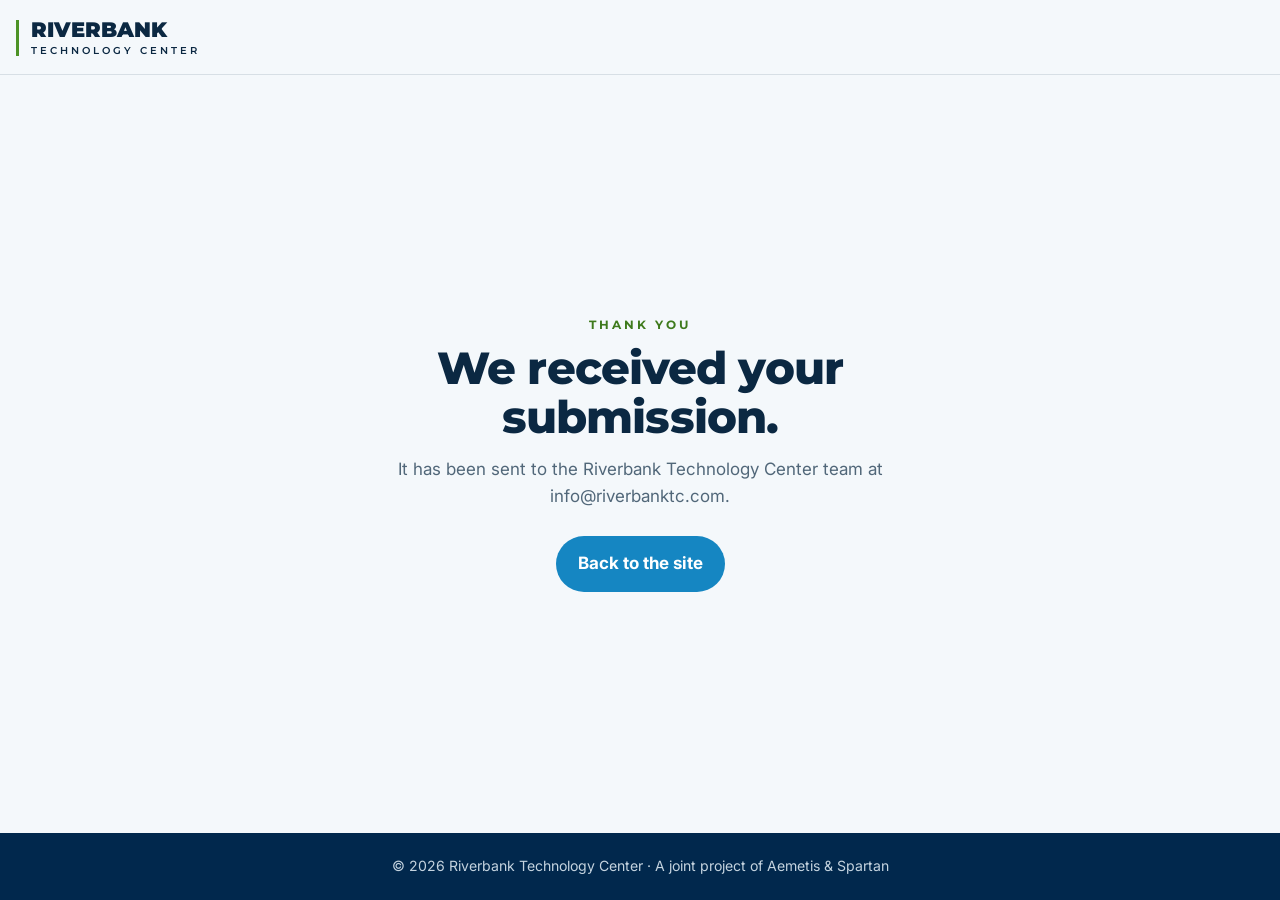
<file: thanks.html>
<!doctype html>
<html lang="en">
<head>
<meta charset="utf-8">
<meta name="viewport" content="width=device-width, initial-scale=1">
<title>Thank you | Riverbank Technology Center</title>
<meta name="robots" content="noindex">
<link rel="preconnect" href="https://fonts.googleapis.com">
<link rel="preconnect" href="https://fonts.gstatic.com" crossorigin>
<link rel="stylesheet" href="https://fonts.googleapis.com/css2?family=Montserrat:wght@600;700;800;900&family=Inter:wght@400;500;600;700&display=swap">
<style>
:root { --bg: #f4f8fb; --ink: #0b2842; --ink-2: #516779; --blue: #1586c2; --green: #3e7a1c; }
@media (prefers-color-scheme: dark) { :root:not([data-theme="light"]) { --bg: #0a1a2b; --ink: #e9f0f6; --ink-2: #a3b6c6; --green: #8cc66a; color-scheme: dark; } }
:root[data-theme="dark"] { --bg: #0a1a2b; --ink: #e9f0f6; --ink-2: #a3b6c6; --green: #8cc66a; color-scheme: dark; }
* { box-sizing: border-box; }
body { margin: 0; min-height: 100vh; display: flex; flex-direction: column; background: var(--bg); color: var(--ink); font: 400 17px/1.6 "Inter", system-ui, sans-serif; }
header { padding: 18px 16px; border-bottom: 1px solid rgba(11,40,66,.12); }
.wm { display: inline-flex; flex-direction: column; gap: 5px; padding-left: 12px; border-left: 3px solid #4c9225; text-decoration: none; color: var(--ink); line-height: 1; }
.wm b { font: 900 1.3rem/1 "Montserrat", sans-serif; text-transform: uppercase; }
.wm small { font: 600 .62rem/1 "Montserrat", sans-serif; text-transform: uppercase; letter-spacing: .3em; }
main { flex: 1; display: grid; place-items: center; padding: 48px 16px; }
.box { max-width: 560px; text-align: center; }
.kicker { font: 700 .78rem "Montserrat", sans-serif; letter-spacing: .24em; text-transform: uppercase; color: var(--green); margin: 0 0 12px; }
h1 { font: 800 clamp(2rem, 5vw, 2.8rem)/1.1 "Montserrat", sans-serif; letter-spacing: -.02em; margin: 0 0 14px; }
p { color: var(--ink-2); margin: 0 0 26px; }
a.btn { display: inline-block; background: var(--blue); color: #fff; font-weight: 700; text-decoration: none; padding: 14px 22px; border-radius: 999px; }
footer { background: #01284d; color: #c4d3df; text-align: center; padding: 22px 16px; font-size: .88rem; }
</style>
</head>
<body>
<header><a class="wm" href="./" aria-label="Riverbank Technology Center, home"><b>Riverbank</b><small>Technology Center</small></a></header>
<main>
  <div class="box">
    <p class="kicker">Thank you</p>
    <h1>We received your submission.</h1>
    <p>It has been sent to the Riverbank Technology Center team at info@riverbanktc.com.</p>
    <a class="btn" href="./">Back to the site</a>
  </div>
</main>
<footer>&copy; 2026 Riverbank Technology Center &middot; A joint project of Aemetis &amp; Spartan</footer>
</body>
</html>
</file>
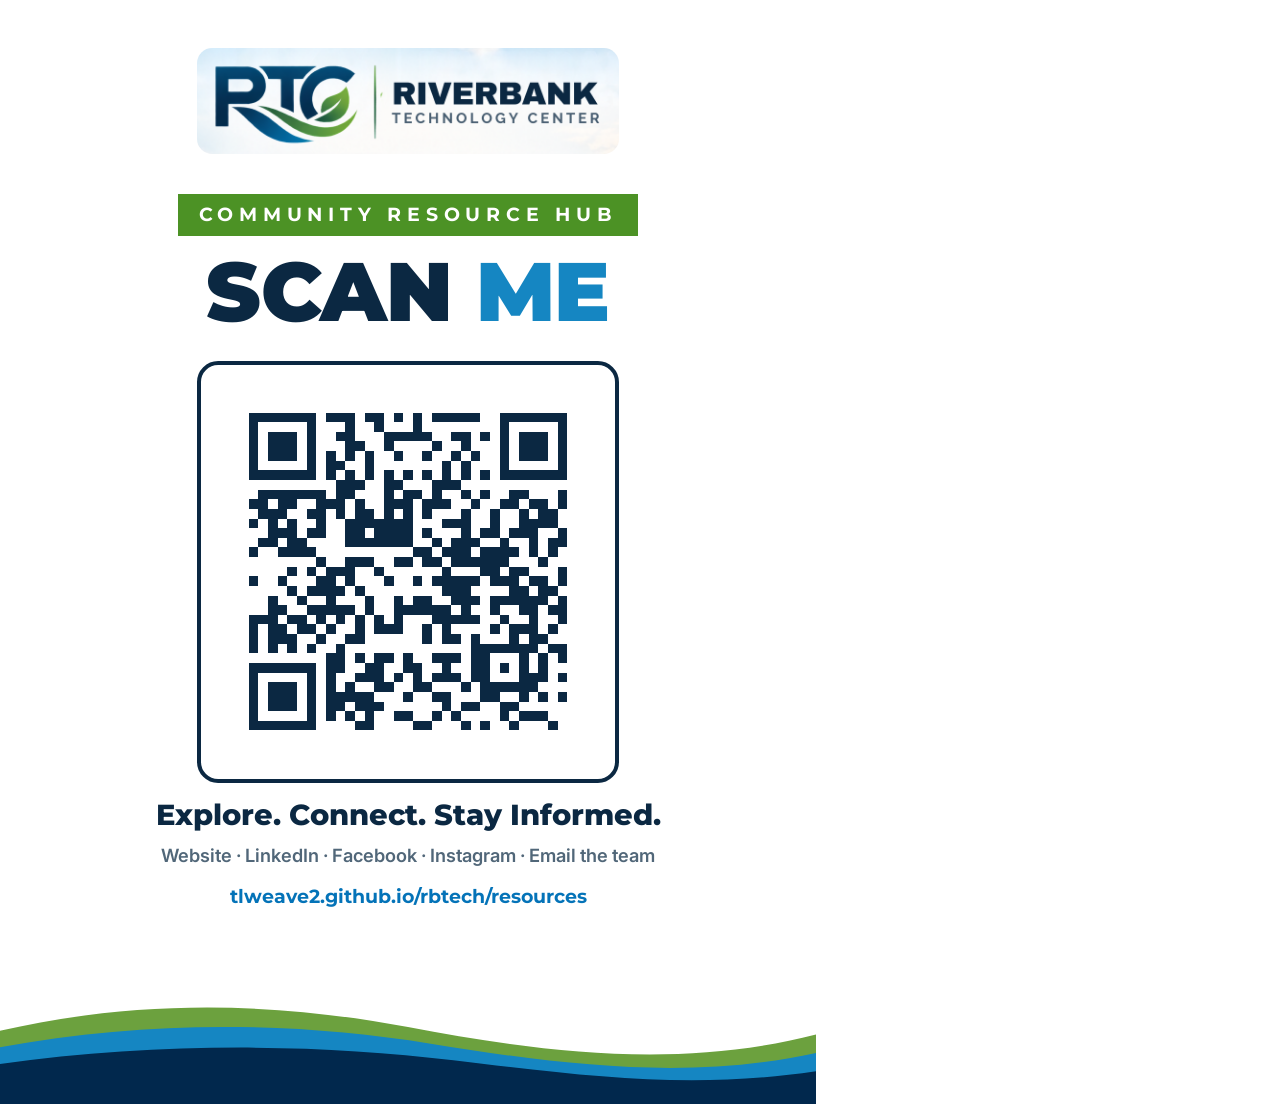
<file: resources/qr/sign-github.html>
<!doctype html>
<html lang="en"><head><meta charset="utf-8"><title>RTC QR sign</title>
<link rel="stylesheet" href="https://fonts.googleapis.com/css2?family=Montserrat:wght@600;700;800;900&family=Inter:wght@500;600&display=swap">
<style>
@page { size: 8.5in 11in; margin: 0; }
* { box-sizing: border-box; }
html, body { margin: 0; width: 8.5in; height: 11in; }
body { position: relative; overflow: hidden; background: #fff; color: #0b2842; font-family: "Inter", sans-serif; text-align: center; -webkit-print-color-adjust: exact; print-color-adjust: exact; }
.logo { width: 4.4in; margin: .5in auto 0; border-radius: .16in; overflow: hidden; }
.logo img { width: 100%; display: block; }
.wm { display: inline-flex; flex-direction: column; align-items: flex-start; gap: .07in; padding-left: .14in; border-left: .06in solid #4c9225; margin-top: .6in; line-height: 1; }
.wm b { font: 900 .5in/1 "Montserrat", sans-serif; text-transform: uppercase; }
.wm small { font: 600 .16in/1 "Montserrat", sans-serif; text-transform: uppercase; letter-spacing: .32em; color: #516779; }
.kicker { display: inline-block; margin: .42in 0 .18in; background: #4c9225; color: #fff; font: 700 .2in/1 "Montserrat", sans-serif; letter-spacing: .3em; text-transform: uppercase; padding: .12in .22in; }
h1 { margin: 0; font: 900 .86in/.95 "Montserrat", sans-serif; text-transform: uppercase; letter-spacing: -.01em; }
h1 span { color: #1586c2; }
.qr { width: 4.4in; height: 4.4in; margin: .3in auto .16in; padding: .1in; border: .05in solid #0b2842; border-radius: .22in; background: #fff; }
.qr img { width: 100%; height: 100%; display: block; }
.tag { margin: 0; font: 800 .3in/1.2 "Montserrat", sans-serif; }
.list { margin: .1in 0 0; font: 600 .19in/1.4 "Inter", sans-serif; color: #516779; }
.url { margin: .08in 0 0; font: 700 .2in/1.3 "Montserrat", sans-serif; color: #0473b8; }
.waves { position: absolute; left: 0; right: 0; bottom: 0; width: 100%; height: 1.15in; display: block; }
</style></head><body>
<div class="logo"><img src="rtc-logo.png" alt="RTC Riverbank Technology Center"></div>
<div class="kicker">Community Resource Hub</div>
<h1>Scan <span>me</span></h1>
<div class="qr"><img src="qr-github.svg" alt="QR code"></div>
<p class="tag">Explore. Connect. Stay Informed.</p>
<p class="list">Website &middot; LinkedIn &middot; Facebook &middot; Instagram &middot; Email the team</p></p>
<p class="url">tlweave2.github.io/rbtech/resources</p>
<svg class="waves" viewBox="0 0 1440 120" preserveAspectRatio="none" aria-hidden="true"><path d="M0 40C240 6 480 8 720 36s480 46 720 8V120H0Z" fill="#6ca13e"/><path d="M0 58C260 28 520 30 760 54s460 40 680 10V120H0Z" fill="#1586c2"/><path d="M0 76C280 52 560 54 800 72s420 32 640 12V120H0Z" fill="#01284d"/></svg>
</body></html>
</file>
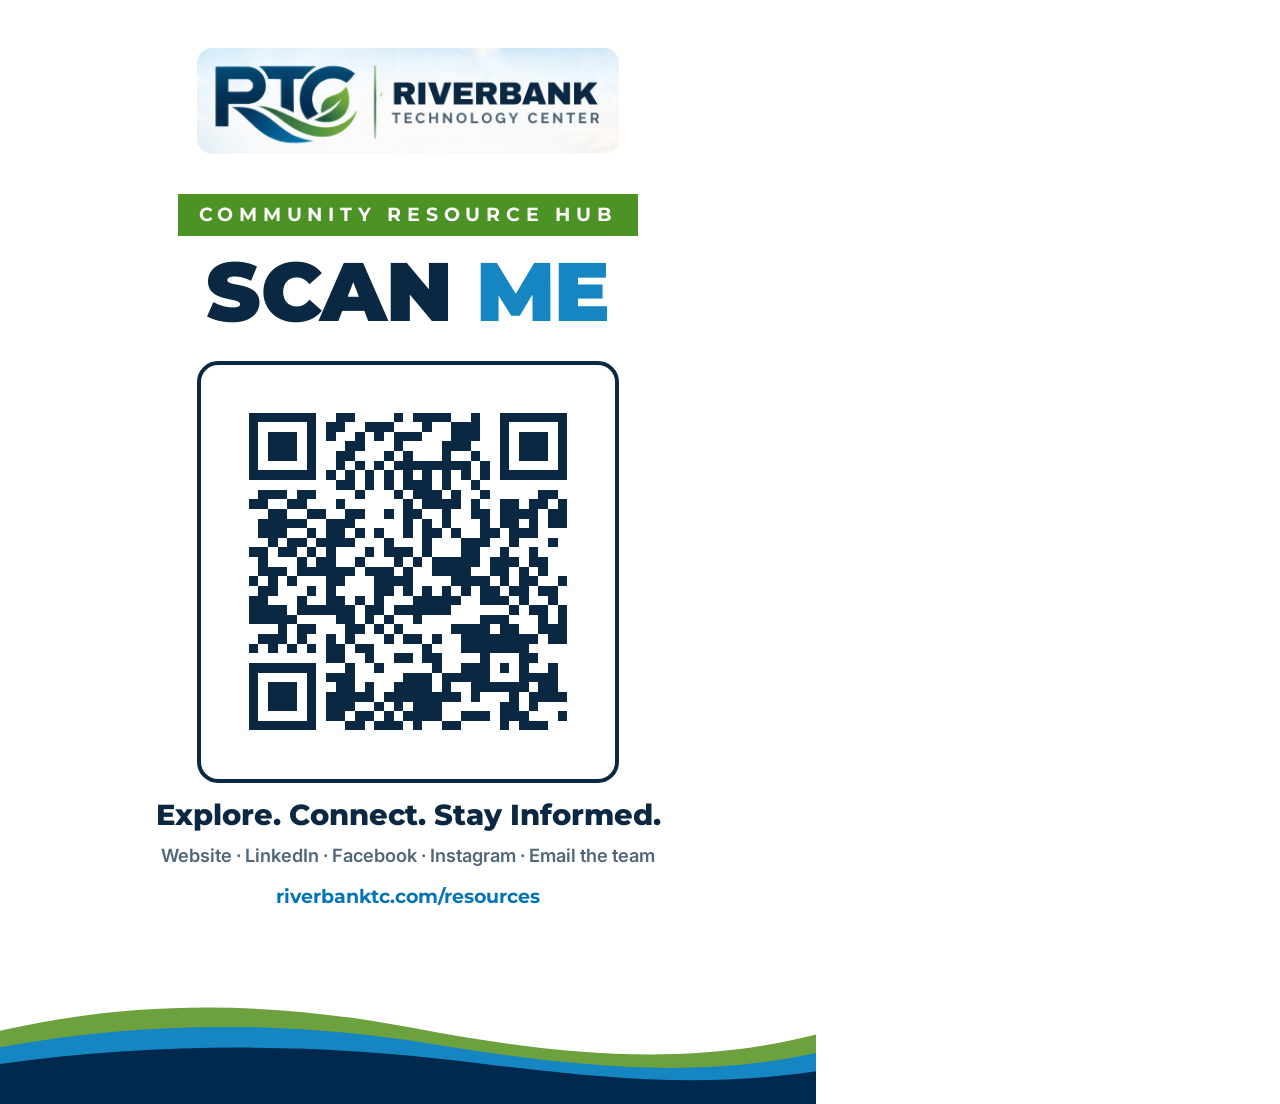
<file: resources/qr/sign-riverbanktc.html>
<!doctype html>
<html lang="en"><head><meta charset="utf-8"><title>RTC QR sign</title>
<link rel="stylesheet" href="https://fonts.googleapis.com/css2?family=Montserrat:wght@600;700;800;900&family=Inter:wght@500;600&display=swap">
<style>
@page { size: 8.5in 11in; margin: 0; }
* { box-sizing: border-box; }
html, body { margin: 0; width: 8.5in; height: 11in; }
body { position: relative; overflow: hidden; background: #fff; color: #0b2842; font-family: "Inter", sans-serif; text-align: center; -webkit-print-color-adjust: exact; print-color-adjust: exact; }
.logo { width: 4.4in; margin: .5in auto 0; border-radius: .16in; overflow: hidden; }
.logo img { width: 100%; display: block; }
.wm { display: inline-flex; flex-direction: column; align-items: flex-start; gap: .07in; padding-left: .14in; border-left: .06in solid #4c9225; margin-top: .6in; line-height: 1; }
.wm b { font: 900 .5in/1 "Montserrat", sans-serif; text-transform: uppercase; }
.wm small { font: 600 .16in/1 "Montserrat", sans-serif; text-transform: uppercase; letter-spacing: .32em; color: #516779; }
.kicker { display: inline-block; margin: .42in 0 .18in; background: #4c9225; color: #fff; font: 700 .2in/1 "Montserrat", sans-serif; letter-spacing: .3em; text-transform: uppercase; padding: .12in .22in; }
h1 { margin: 0; font: 900 .86in/.95 "Montserrat", sans-serif; text-transform: uppercase; letter-spacing: -.01em; }
h1 span { color: #1586c2; }
.qr { width: 4.4in; height: 4.4in; margin: .3in auto .16in; padding: .1in; border: .05in solid #0b2842; border-radius: .22in; background: #fff; }
.qr img { width: 100%; height: 100%; display: block; }
.tag { margin: 0; font: 800 .3in/1.2 "Montserrat", sans-serif; }
.list { margin: .1in 0 0; font: 600 .19in/1.4 "Inter", sans-serif; color: #516779; }
.url { margin: .08in 0 0; font: 700 .2in/1.3 "Montserrat", sans-serif; color: #0473b8; }
.waves { position: absolute; left: 0; right: 0; bottom: 0; width: 100%; height: 1.15in; display: block; }
</style></head><body>
<div class="logo"><img src="rtc-logo.png" alt="RTC Riverbank Technology Center"></div>
<div class="kicker">Community Resource Hub</div>
<h1>Scan <span>me</span></h1>
<div class="qr"><img src="qr-riverbanktc.svg" alt="QR code"></div>
<p class="tag">Explore. Connect. Stay Informed.</p>
<p class="list">Website &middot; LinkedIn &middot; Facebook &middot; Instagram &middot; Email the team</p></p>
<p class="url">riverbanktc.com/resources</p>
<svg class="waves" viewBox="0 0 1440 120" preserveAspectRatio="none" aria-hidden="true"><path d="M0 40C240 6 480 8 720 36s480 46 720 8V120H0Z" fill="#6ca13e"/><path d="M0 58C260 28 520 30 760 54s460 40 680 10V120H0Z" fill="#1586c2"/><path d="M0 76C280 52 560 54 800 72s420 32 640 12V120H0Z" fill="#01284d"/></svg>
</body></html>
</file>
<file: previews/a-civic/styles.css>
:root {
  --river: #0473b8;
  --river-2: #0b2842;
  --sand: #8cc66a;
  --clay: #3e7a1c;
  --ink: #0b2842;
  --ink-2: #516779;
  --ink-3: #6f8394;
  --paper: #ffffff;
  --paper-2: #f1f6fa;
  --line: #d6e1ea;
  --radius: 14px;
  --serif: "Montserrat", "Arial Black", sans-serif;
  --sans: "Inter", system-ui, -apple-system, "Segoe UI", sans-serif;
}

*, *::before, *::after { box-sizing: border-box; }
html { scroll-behavior: smooth; scroll-padding-top: 84px; }
@media (prefers-reduced-motion: reduce) { html { scroll-behavior: auto; } }
body { margin: 0; background: var(--paper); color: var(--ink); font: 400 17px/1.6 var(--sans); -webkit-font-smoothing: antialiased; }
img, svg { max-width: 100%; display: block; }
a { color: var(--river); text-underline-offset: 3px; }
a:hover { color: var(--clay); }
:focus-visible { outline: 3px solid var(--clay); outline-offset: 2px; border-radius: 4px; }

h1, h2, h3 { line-height: 1.15; margin: 0 0 .5em; }
h1 { font: 800 clamp(2.1rem, 4.6vw, 3.4rem)/1.08 var(--serif); letter-spacing: -.02em; }
h2 { font: 800 clamp(1.7rem, 3.2vw, 2.4rem)/1.12 var(--serif); letter-spacing: -.01em; }
h3 { font-size: 1.12rem; font-weight: 700; }
p { margin: 0 0 1em; }

.wrap { width: min(1160px, 100% - 32px); margin-inline: auto; }
.narrow { width: min(780px, 100% - 32px); }
.section { padding: clamp(56px, 8vw, 96px) 0; }
.eyebrow { font-family: var(--serif); font-size: .78rem; font-weight: 700; letter-spacing: .24em; text-transform: uppercase; color: var(--clay); margin-bottom: .75em; }
.section-lede { max-width: 62ch; color: var(--ink-2); font-size: 1.08rem; margin-bottom: 2rem; }
.sr-only { position: absolute; width: 1px; height: 1px; overflow: hidden; clip: rect(0 0 0 0); }
.skip { position: absolute; left: -999px; top: 8px; background: var(--ink); color: #fff; padding: 8px 14px; z-index: 100; }
.skip:focus { left: 8px; }

/* Buttons */
.btn { display: inline-block; background: var(--river); color: #fff; font-weight: 600; text-decoration: none; padding: .8em 1.3em; border-radius: 6px; border: 2px solid var(--river); transition: background .15s, color .15s; }
.btn:hover { background: var(--river-2); border-color: var(--river-2); color: #fff; }
.btn-ghost { background: transparent; color: var(--river); }
.btn-ghost:hover { background: var(--river); color: #fff; }
.btn-small { padding: .5em 1em; font-size: .92rem; }

/* Status bar */
.status-bar { background: var(--ink); color: #eef3f7; font-size: .9rem; padding: 9px 0; }
.status-bar a { color: var(--sand); }
.status-bar .dot { display: inline-block; width: 8px; height: 8px; border-radius: 50%; background: var(--sand); margin-right: 8px; vertical-align: middle; box-shadow: 0 0 0 4px rgba(232, 201, 143, .25); }

/* Header */
.site-header { position: sticky; top: 0; z-index: 50; background: var(--paper); border-bottom: 1px solid var(--line); }
.header-inner { display: flex; align-items: center; justify-content: space-between; gap: 16px; min-height: 68px; }
.brand { display: flex; align-items: center; gap: 10px; text-decoration: none; color: var(--ink); }
.brand span { display: flex; flex-direction: column; line-height: 1.2; }
.brand small { color: var(--ink-3); font-size: .78rem; }
.nav { display: flex; align-items: center; gap: 22px; }
.nav a:not(.btn) { color: var(--ink); text-decoration: none; font-weight: 500; font-size: .95rem; }
.nav a:not(.btn):hover { color: var(--clay); }
.menu-btn { display: none; background: none; border: 1px solid var(--line); border-radius: 999px; padding: 6px 14px; font: 600 .9rem var(--sans); color: var(--ink); }

@media (max-width: 900px) {
  .menu-btn { display: block; }
  .nav { display: none; position: absolute; left: 0; right: 0; top: 100%; flex-direction: column; align-items: stretch; gap: 0; background: var(--paper); border-bottom: 1px solid var(--line); padding: 8px 16px 16px; }
  .nav.open { display: flex; }
  .nav a:not(.btn) { padding: 12px 0; border-bottom: 1px solid var(--line); }
  .nav .btn { margin-top: 12px; text-align: center; }
}

/* Hero */
.hero { padding: clamp(40px, 7vw, 88px) 0 clamp(48px, 7vw, 80px); background: var(--paper-2); }
.hero-grid { display: grid; grid-template-columns: 1.1fr 1fr; gap: clamp(28px, 5vw, 64px); align-items: center; }
.lede { font-size: 1.15rem; color: var(--ink-2); max-width: 56ch; }
.hero-ctas { display: flex; flex-wrap: wrap; gap: 12px; margin-top: 1.5rem; }
.hero-media { margin: 0; }
.hero-media figcaption { font-size: .88rem; color: var(--ink-3); margin-top: 10px; }
@media (max-width: 860px) { .hero-grid { grid-template-columns: 1fr; } }

.img-slot { display: grid; place-items: center; border-radius: var(--radius); background:
  repeating-linear-gradient(135deg, var(--paper-2) 0 14px, #e1ebf2 14px 28px); border: 1px dashed var(--ink-3); color: var(--ink-2); font-size: .9rem; text-align: center; padding: 12px; }
.ratio-4x3 { aspect-ratio: 4 / 3; }
.ratio-1x1 { aspect-ratio: 1; }
.photo { width: 100%; height: auto; object-fit: cover; border-radius: var(--radius); background: var(--paper-2); }
.photo.interior { margin-top: 20px; aspect-ratio: 624 / 303; }

/* Quick facts */
.fact-grid { display: grid; grid-template-columns: repeat(4, 1fr); gap: 18px; margin-top: 2rem; }
.fact { background: #fff; border: 1px solid var(--line); border-radius: var(--radius); padding: 22px; display: flex; flex-direction: column; }
.fact-q { font-size: .92rem; font-weight: 600; color: var(--ink-2); margin-bottom: .3em; }
.fact-a { font: 800 1.35rem/1.15 var(--serif); color: var(--river); margin-bottom: .5em; }
.fact p:not(.fact-q):not(.fact-a) { font-size: .95rem; color: var(--ink-2); }
.fact a { margin-top: auto; font-weight: 600; font-size: .92rem; }
@media (max-width: 1000px) { .fact-grid { grid-template-columns: repeat(2, 1fr); } }
@media (max-width: 560px) { .fact-grid { grid-template-columns: 1fr; } }

/* Comparison */
.compare { background: var(--paper-2); }
.table-scroll { overflow-x: auto; margin-top: 1.5rem; border-radius: var(--radius); border: 1px solid var(--line); background: #fff; }
.compare-table { width: 100%; border-collapse: collapse; min-width: 620px; font-size: .97rem; }
.compare-table th, .compare-table td { text-align: left; padding: 14px 18px; border-bottom: 1px solid var(--line); vertical-align: top; }
.compare-table thead th { font-size: .82rem; text-transform: uppercase; letter-spacing: .06em; color: var(--ink-3); }
.compare-table tbody th { font-weight: 700; width: 18%; }
.compare-table td { color: var(--ink-2); }
.compare-table .us { background: #eaf3fa; color: var(--ink); font-weight: 500; }
.compare-table thead .us { color: var(--river); }
.compare-table tr:last-child > * { border-bottom: 0; }

/* Commitments */
.commit-list { list-style: none; counter-reset: c; padding: 0; margin: 0 0 2rem; display: grid; grid-template-columns: repeat(2, 1fr); gap: 18px; }
.commit-list li { counter-increment: c; background: #fff; border: 1px solid var(--line); border-radius: var(--radius); padding: 24px 24px 22px 76px; position: relative; }
.commit-list h3 { margin: 4px 0 0; }
.commit-list li::before { content: counter(c, decimal-leading-zero); position: absolute; left: 22px; top: 22px; font: 800 1.4rem var(--serif); color: var(--clay); }
.commit-list p { font-size: .96rem; color: var(--ink-2); margin-bottom: .6em; }
.commit-list .verify { background: var(--paper-2); border-radius: 8px; padding: 8px 12px; margin: 0; font-size: .9rem; }
.commit-list li:last-child:nth-child(odd) { grid-column: 1 / -1; }
@media (max-width: 760px) { .commit-list { grid-template-columns: 1fr; } .commit-list li { padding-left: 64px; } }

/* Site */
.project { background: var(--paper-2); }
.two-col { display: grid; grid-template-columns: 1fr 1fr; gap: clamp(28px, 5vw, 64px); align-items: center; }
@media (max-width: 860px) { .two-col { grid-template-columns: 1fr; } }
.site-plan { margin: 0; }
.site-plan svg { border-radius: var(--radius); border: 1px solid var(--line); width: 100%; height: auto; }
.site-plan figcaption { font-size: .86rem; color: var(--ink-3); margin-top: 8px; }

.check { list-style: none; padding: 0; margin: 0 0 1.2em; }
.check li { position: relative; padding-left: 28px; margin-bottom: .6em; }
.check li::before { content: ""; position: absolute; left: 2px; top: .45em; width: 14px; height: 8px; border-left: 2.5px solid #4c9225; border-bottom: 2.5px solid #4c9225; transform: rotate(-45deg); }

/* Water & power */
.wp-grid { display: grid; grid-template-columns: 1fr 1fr; gap: 18px; margin-top: 2rem; }
.compare .wp-card .check li { margin-bottom: 1em; }
.wp-card { background: #fff; border: 1px solid var(--line); border-radius: var(--radius); padding: 26px; }
.loop { width: 100%; height: auto; margin: 6px 0 18px; }
@media (max-width: 860px) { .wp-grid { grid-template-columns: 1fr; } }

/* Benefits */
.benefits { background: #0b2842; color: #eef3f7; }
.benefits .eyebrow { color: var(--sand); }
.benefits h2 { color: #fff; }
.stat-row { display: grid; grid-template-columns: repeat(2, 1fr); gap: 18px; margin: 2rem 0 1rem; }
.stat { border-top: 2px solid rgba(255, 255, 255, .35); padding-top: 16px; }
.stat .num { display: block; font: 800 clamp(2.2rem, 5vw, 3.2rem)/1 var(--serif); color: var(--sand); margin-bottom: 8px; }
.stat .lbl { font-size: 1rem; }
.benefits .note { font-size: .92rem; opacity: .85; max-width: 70ch; }
@media (max-width: 760px) { .stat-row { grid-template-columns: 1fr; } }

/* Timeline */
.timeline { list-style: none; padding: 0; margin: 0; position: relative; }
.timeline::before { content: ""; position: absolute; left: 11px; top: 6px; bottom: 6px; width: 2px; background: var(--line); }
.timeline li { position: relative; padding: 0 0 26px 48px; }
.timeline li::before { content: ""; position: absolute; left: 4px; top: 4px; width: 16px; height: 16px; border-radius: 50%; background: var(--paper); border: 2px solid var(--ink-3); }
.timeline li.is-done::before { background: var(--river); border-color: var(--river); }
.timeline li.is-current::before { background: var(--clay); border-color: var(--clay); box-shadow: 0 0 0 6px rgba(181, 86, 47, .18); }
.timeline .when { font-size: .78rem; font-weight: 700; letter-spacing: .1em; text-transform: uppercase; color: var(--ink-3); }
.timeline li.is-current .when { color: var(--clay); }
.timeline h3 { margin: 2px 0 4px; }
.timeline p { color: var(--ink-2); font-size: .96rem; max-width: 60ch; }

/* Community */
.community { background: var(--paper-2); }
.photo-grid { display: grid; grid-template-columns: repeat(4, 1fr); gap: 16px; }
.photo-grid figure { margin: 0; }
.photo-grid figcaption { font-weight: 600; font-size: .95rem; margin-top: 8px; }
@media (max-width: 760px) { .photo-grid { grid-template-columns: repeat(2, 1fr); } }

/* FAQ */
.faq details { border-bottom: 1px solid var(--line); }
.faq summary { cursor: pointer; list-style: none; padding: 18px 40px 18px 0; font-weight: 600; font-size: 1.05rem; position: relative; }
.faq summary::-webkit-details-marker { display: none; }
.faq summary::after { content: "+"; position: absolute; right: 6px; top: 12px; font-size: 1.6rem; color: var(--river); font-weight: 400; }
.faq details[open] summary::after { content: "\2212"; }
.faq details p { color: var(--ink-2); padding-bottom: 8px; }
.faq-more { margin-top: 1.5rem; }

/* Contact */
.contact-grid { display: grid; grid-template-columns: repeat(auto-fit, minmax(260px, 1fr)); gap: 18px; margin: 2rem 0 1.5rem; }
.contact-card { background: #fff; border: 1px solid var(--line); border-radius: var(--radius); padding: 24px; display: flex; flex-direction: column; align-items: flex-start; }
.contact-card p { color: var(--ink-2); flex: 1; }
.address { color: var(--ink-2); }
@media (max-width: 860px) { .contact-grid { grid-template-columns: 1fr; } }

/* Footer */
.site-footer { background: #01284d; color: #c4d3df; padding: 40px 0; font-size: .92rem; }
.site-footer b { color: #fff; }
.footer-inner { display: grid; grid-template-columns: 1fr auto; gap: 18px; align-items: start; }
.site-footer nav { display: flex; flex-wrap: wrap; gap: 18px; }
.site-footer a { color: #c4d3df; }
.site-footer .fine { grid-column: 1 / -1; font-size: .8rem; color: #8ea6ba; margin: 0; }
@media (max-width: 640px) { .footer-inner { grid-template-columns: 1fr; } }

/* Brand wordmark and labels, from the RTC social media flyer */
.wm { display: inline-flex; flex-direction: column; justify-content: center; gap: 5px; padding-left: 12px; border-left: 3px solid #4c9225; text-decoration: none; color: var(--wm, #0b2842); line-height: 1; }
.wm b { font: 900 1.3rem/1 "Montserrat", sans-serif; text-transform: uppercase; letter-spacing: .01em; }
.wm small { font: 600 .62rem/1 "Montserrat", sans-serif; text-transform: uppercase; letter-spacing: .3em; opacity: .85; }
</file>
